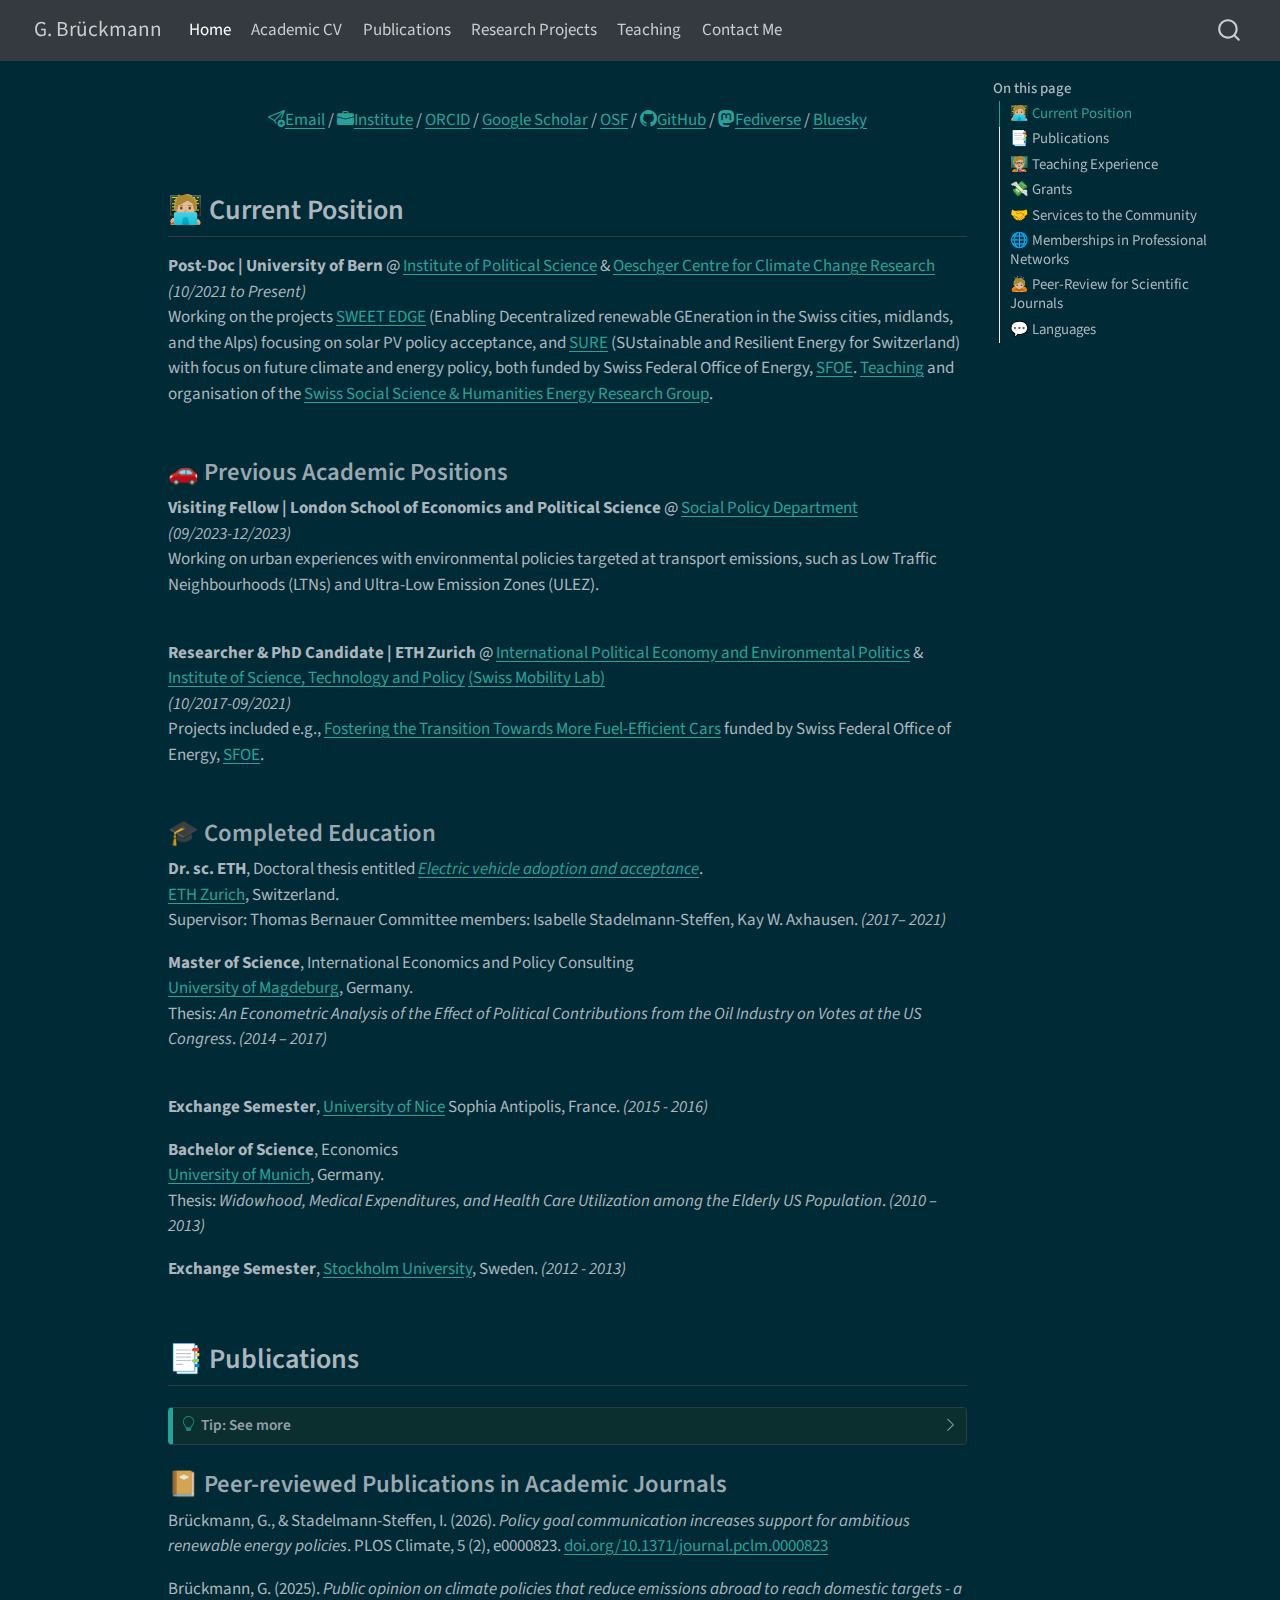
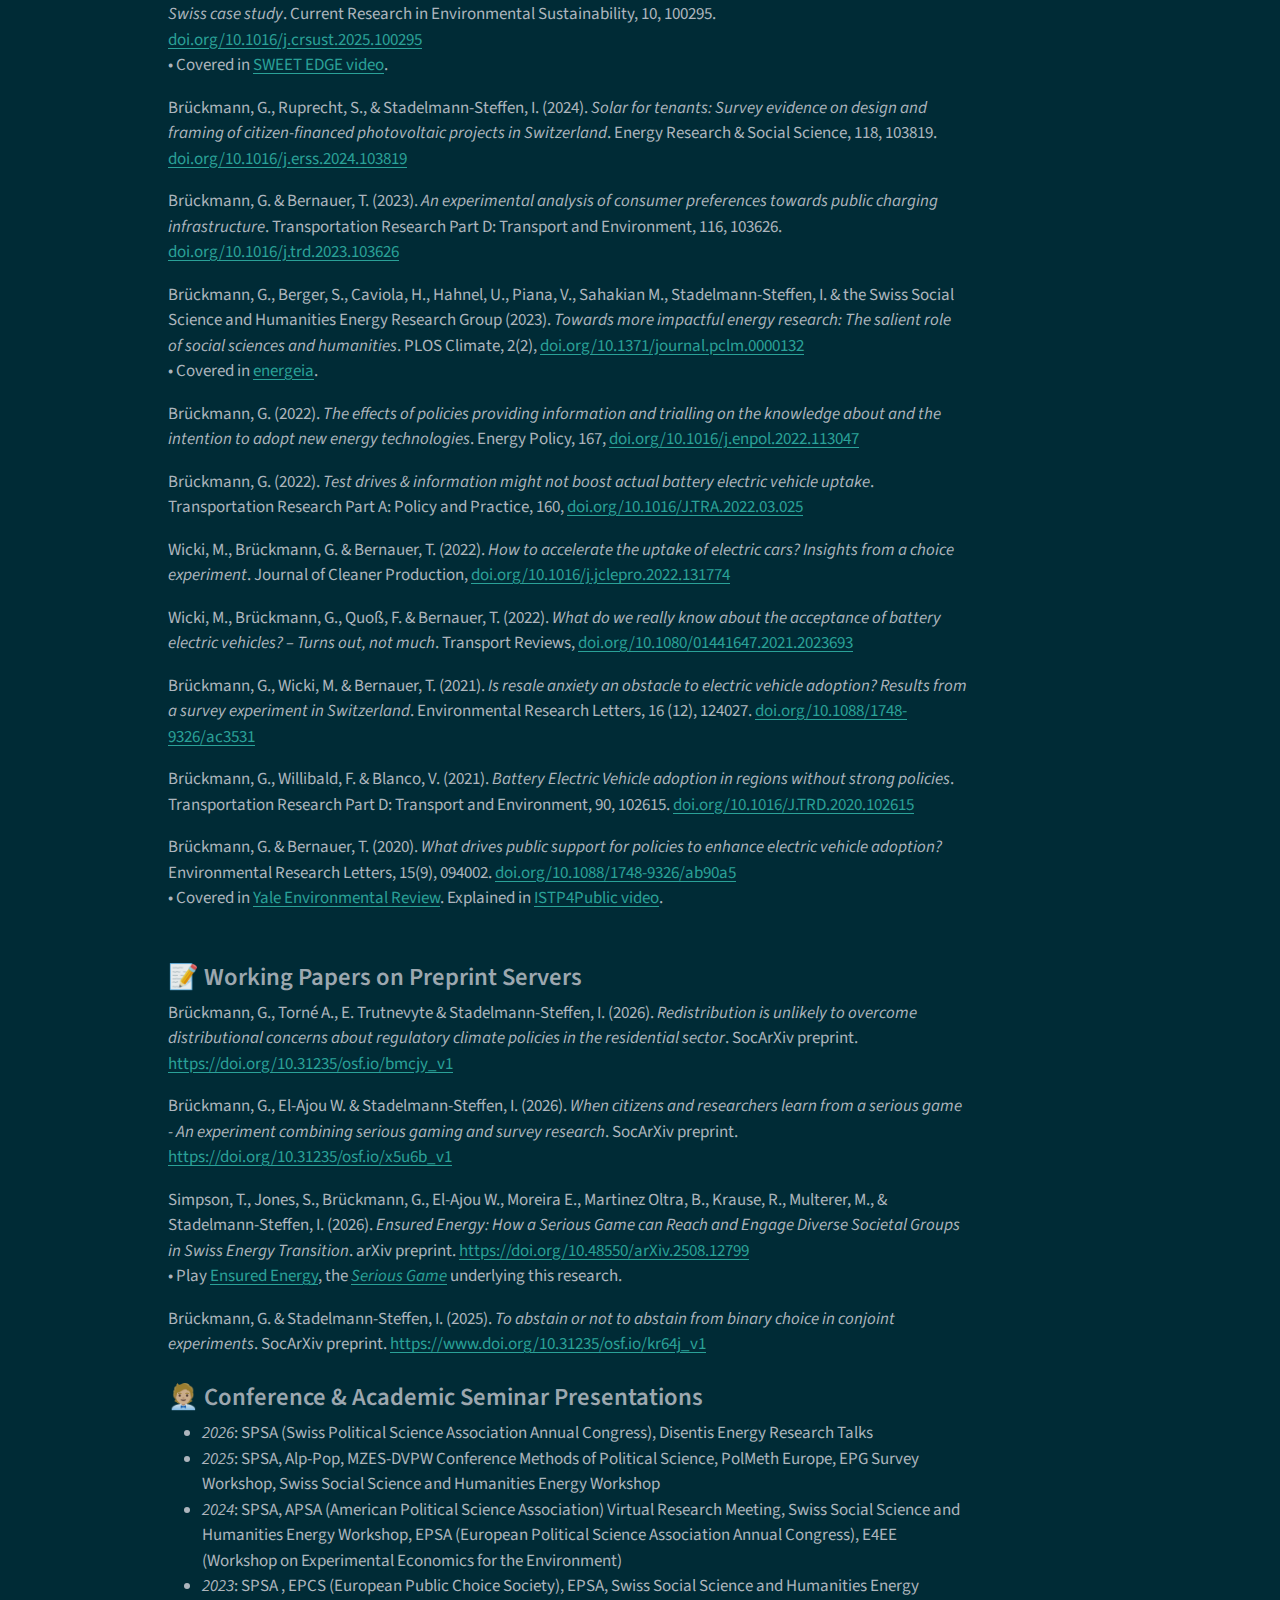
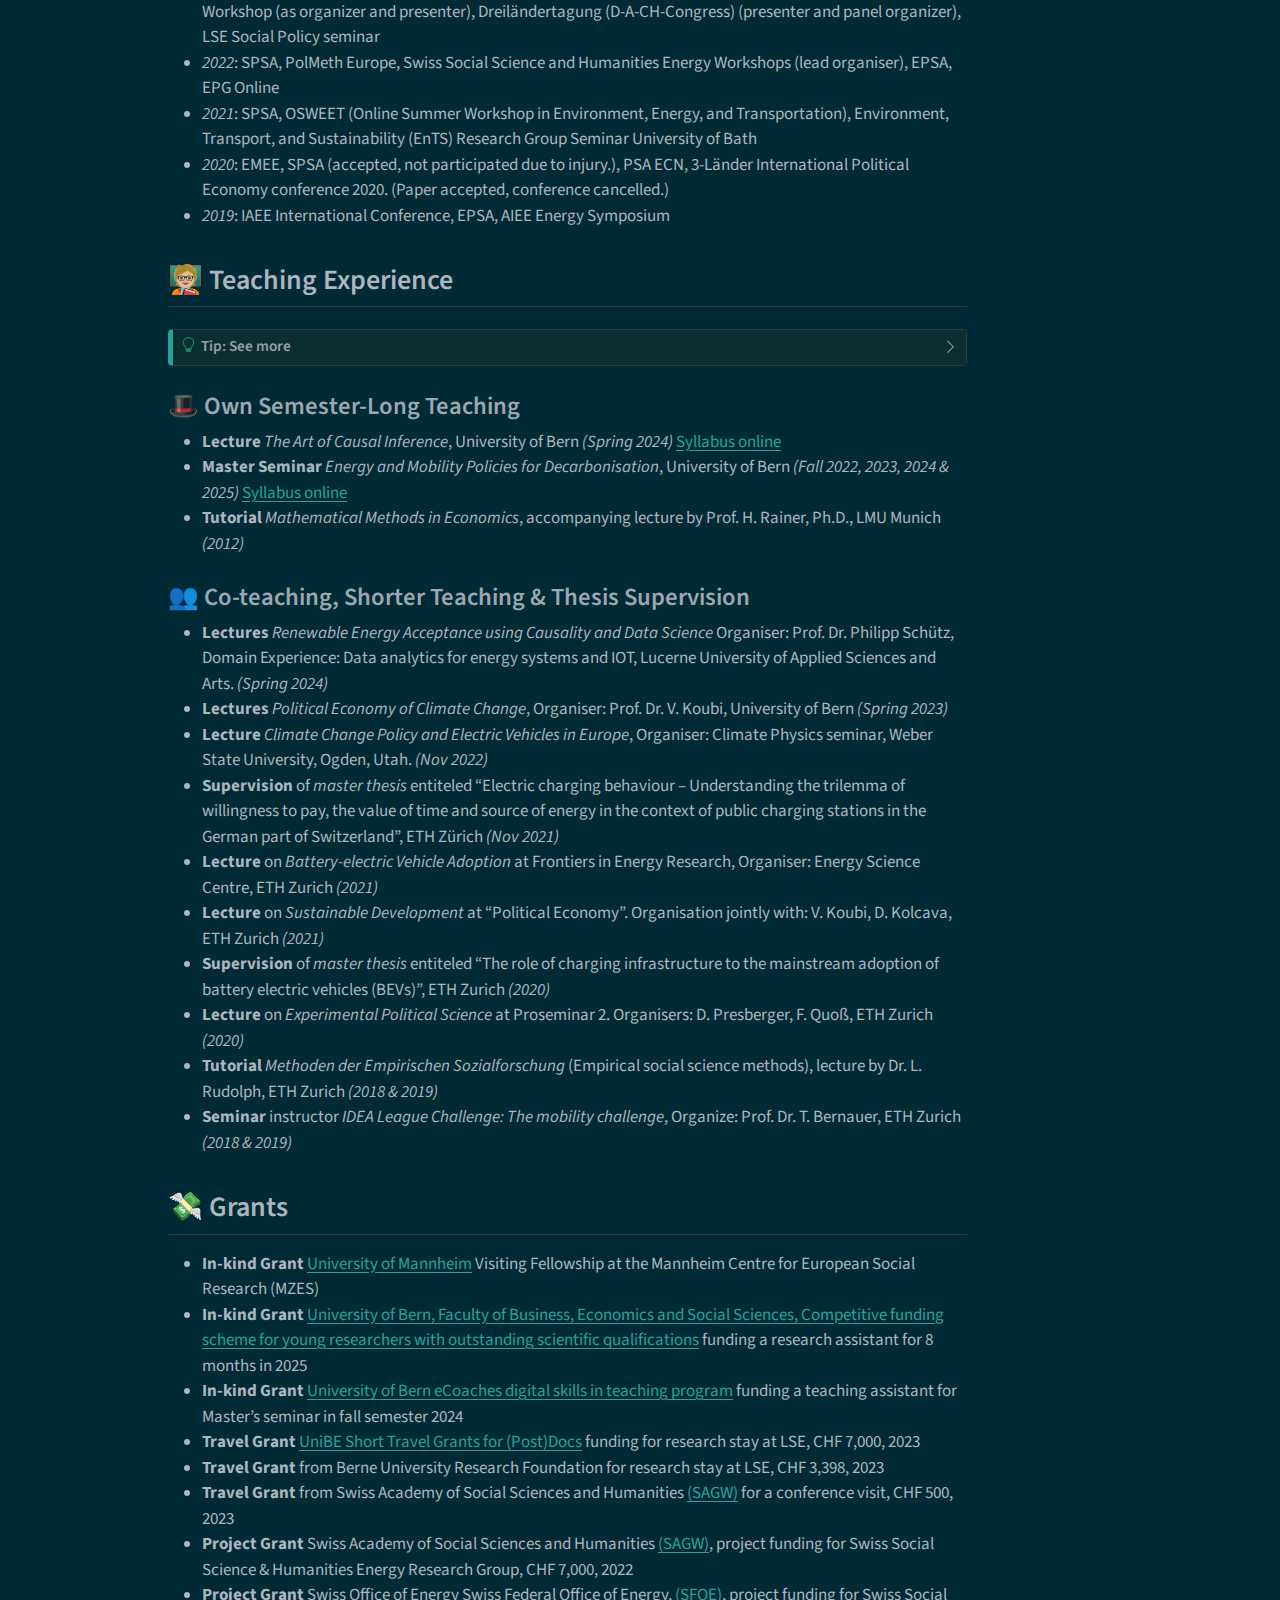
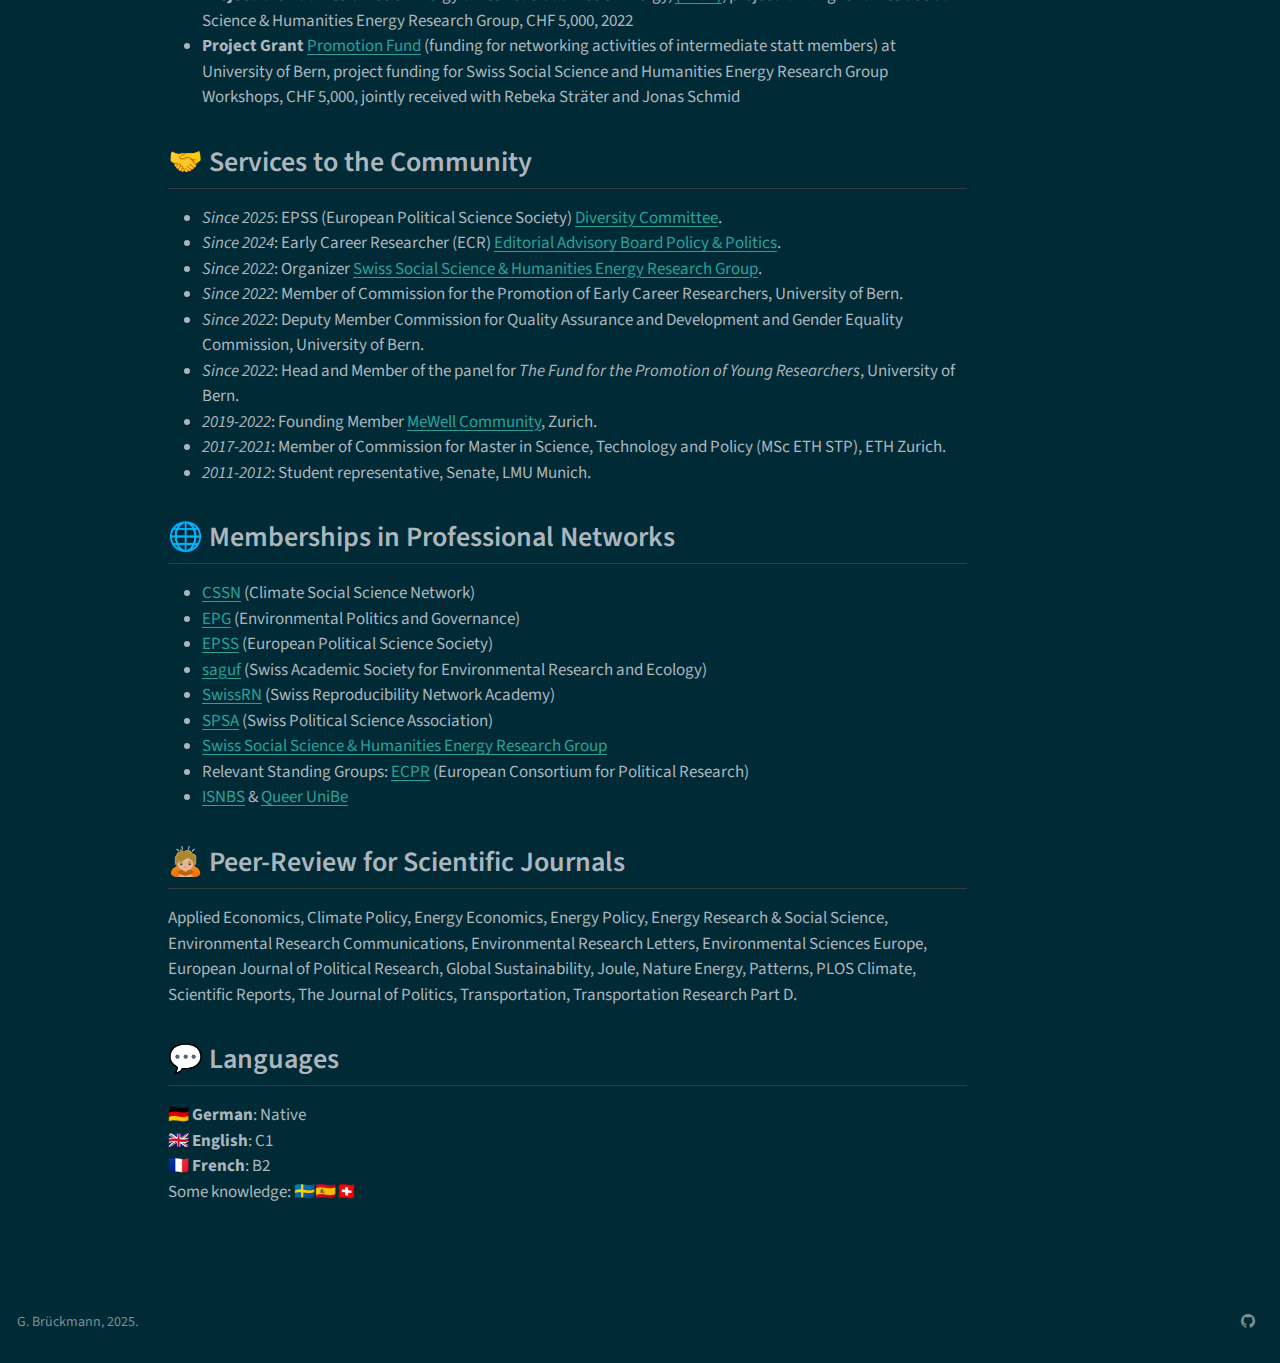
<file: docs/index.html>
<!DOCTYPE html>
<html xmlns="http://www.w3.org/1999/xhtml" lang="en" xml:lang="en"><head>

<meta charset="utf-8">
<meta name="generator" content="quarto-1.8.25">

<meta name="viewport" content="width=device-width, initial-scale=1.0, user-scalable=yes">


<title>G. Brückmann</title>
<style>
code{white-space: pre-wrap;}
span.smallcaps{font-variant: small-caps;}
div.columns{display: flex; gap: min(4vw, 1.5em);}
div.column{flex: auto; overflow-x: auto;}
div.hanging-indent{margin-left: 1.5em; text-indent: -1.5em;}
ul.task-list{list-style: none;}
ul.task-list li input[type="checkbox"] {
  width: 0.8em;
  margin: 0 0.8em 0.2em -1em; /* quarto-specific, see https://github.com/quarto-dev/quarto-cli/issues/4556 */ 
  vertical-align: middle;
}
</style>


<script src="site_libs/quarto-nav/quarto-nav.js"></script>
<script src="site_libs/quarto-nav/headroom.min.js"></script>
<script src="site_libs/clipboard/clipboard.min.js"></script>
<script src="site_libs/quarto-search/autocomplete.umd.js"></script>
<script src="site_libs/quarto-search/fuse.min.js"></script>
<script src="site_libs/quarto-search/quarto-search.js"></script>
<meta name="quarto:offset" content="./">
<link href="./test2.svg" rel="icon" type="image/svg+xml">
<script src="site_libs/quarto-html/quarto.js" type="module"></script>
<script src="site_libs/quarto-html/tabsets/tabsets.js" type="module"></script>
<script src="site_libs/quarto-html/axe/axe-check.js" type="module"></script>
<script src="site_libs/quarto-html/popper.min.js"></script>
<script src="site_libs/quarto-html/tippy.umd.min.js"></script>
<script src="site_libs/quarto-html/anchor.min.js"></script>
<link href="site_libs/quarto-html/tippy.css" rel="stylesheet">
<link href="site_libs/quarto-html/quarto-syntax-highlighting-dark-707d8167ce6003fca903bfe2be84ab7f.css" rel="stylesheet" id="quarto-text-highlighting-styles">
<script src="site_libs/bootstrap/bootstrap.min.js"></script>
<link href="site_libs/bootstrap/bootstrap-icons.css" rel="stylesheet">
<link href="site_libs/bootstrap/bootstrap-445ff30f473745a4b54dfab4fb13ee75.min.css" rel="stylesheet" append-hash="true" id="quarto-bootstrap" data-mode="dark">
<script id="quarto-search-options" type="application/json">{
  "location": "navbar",
  "copy-button": false,
  "collapse-after": 3,
  "panel-placement": "end",
  "type": "overlay",
  "limit": 50,
  "keyboard-shortcut": [
    "f",
    "/",
    "s"
  ],
  "show-item-context": false,
  "language": {
    "search-no-results-text": "No results",
    "search-matching-documents-text": "matching documents",
    "search-copy-link-title": "Copy link to search",
    "search-hide-matches-text": "Hide additional matches",
    "search-more-match-text": "more match in this document",
    "search-more-matches-text": "more matches in this document",
    "search-clear-button-title": "Clear",
    "search-text-placeholder": "",
    "search-detached-cancel-button-title": "Cancel",
    "search-submit-button-title": "Submit",
    "search-label": "Search"
  }
}</script>


<link rel="stylesheet" href="styles.css">
</head>

<body class="nav-fixed quarto-light">

<div id="quarto-search-results"></div>
  <header id="quarto-header" class="headroom fixed-top">
    <nav class="navbar navbar-expand-lg " data-bs-theme="dark">
      <div class="navbar-container container-fluid">
      <div class="navbar-brand-container mx-auto">
    <a href="./index.html" class="navbar-brand navbar-brand-logo">
    </a>
    <a class="navbar-brand" href="./index.html">
    <span class="navbar-title">G. Brückmann</span>
    </a>
  </div>
            <div id="quarto-search" class="" title="Search"></div>
          <button class="navbar-toggler" type="button" data-bs-toggle="collapse" data-bs-target="#navbarCollapse" aria-controls="navbarCollapse" role="menu" aria-expanded="false" aria-label="Toggle navigation" onclick="if (window.quartoToggleHeadroom) { window.quartoToggleHeadroom(); }">
  <span class="navbar-toggler-icon"></span>
</button>
          <div class="collapse navbar-collapse" id="navbarCollapse">
            <ul class="navbar-nav navbar-nav-scroll me-auto">
  <li class="nav-item">
    <a class="nav-link active" href="./index.html" aria-current="page"> 
<span class="menu-text">Home</span></a>
  </li>  
  <li class="nav-item">
    <a class="nav-link" href="./cv.html"> 
<span class="menu-text">Academic CV</span></a>
  </li>  
  <li class="nav-item">
    <a class="nav-link" href="./publications.html"> 
<span class="menu-text">Publications</span></a>
  </li>  
  <li class="nav-item">
    <a class="nav-link" href="./projects.html"> 
<span class="menu-text">Research Projects</span></a>
  </li>  
  <li class="nav-item">
    <a class="nav-link" href="./teaching.html"> 
<span class="menu-text">Teaching</span></a>
  </li>  
  <li class="nav-item">
    <a class="nav-link" href="./contact.html"> 
<span class="menu-text">Contact Me</span></a>
  </li>  
</ul>
          </div> <!-- /navcollapse -->
            <div class="quarto-navbar-tools">
</div>
      </div> <!-- /container-fluid -->
    </nav>
</header>
<!-- content -->
<div id="quarto-content" class="quarto-container page-columns page-rows-contents page-layout-article page-navbar">
<!-- sidebar -->
<!-- margin-sidebar -->
    <div id="quarto-margin-sidebar" class="sidebar margin-sidebar">
        <nav id="TOC" role="doc-toc" class="toc-active">
    <h2 id="toc-title">On this page</h2>
   
  <ul class="collapse">
  <li><a href="#current-position" id="toc-current-position" class="nav-link active" data-scroll-target="#current-position">🧑🏼‍💻 Current Position</a></li>
  <li><a href="#publications" id="toc-publications" class="nav-link" data-scroll-target="#publications">📑 Publications</a></li>
  <li><a href="#teaching-experience" id="toc-teaching-experience" class="nav-link" data-scroll-target="#teaching-experience">🧑🏼‍🏫 Teaching Experience</a></li>
  <li><a href="#grants" id="toc-grants" class="nav-link" data-scroll-target="#grants">💸 Grants</a></li>
  <li><a href="#services-to-the-community" id="toc-services-to-the-community" class="nav-link" data-scroll-target="#services-to-the-community">🤝 Services to the Community</a></li>
  <li><a href="#memberships-in-professional-networks" id="toc-memberships-in-professional-networks" class="nav-link" data-scroll-target="#memberships-in-professional-networks">🌐 Memberships in Professional Networks</a></li>
  <li><a href="#peer-review-for-scientific-journals" id="toc-peer-review-for-scientific-journals" class="nav-link" data-scroll-target="#peer-review-for-scientific-journals">🙇🏼 Peer-Review for Scientific Journals</a></li>
  <li><a href="#languages" id="toc-languages" class="nav-link" data-scroll-target="#languages">💬 Languages</a></li>
  </ul>
</nav>
    </div>
<!-- main -->
<main class="content" id="quarto-document-content"><header id="title-block-header" class="quarto-title-block"></header>




 <p class="text-center">
<a href="mailto:gracia.brueckmann@unibe.ch"><i class="bi bi-send-plus"></i>Email</a> / 
<a href="https://www.ipw.unibe.ch/about_us/people/dr_brueckmann_gracia/index_eng.html"><i class="bi bi-briefcase-fill"></i>Institute</a> / 
<a href="https://orcid.org/0000-0001-5674-2343"><i class="ai ai-orcid"></i>ORCID</a> / 
<a href="https://scholar.google.ch/citations?user=CrgXLfIAAAAJ&amp;hl=en/"><i class="ai ai-google-scholar"></i>Google Scholar</a> / 
<a href="https://osf.io/rbnhe/"><i class="ai ai-osf"></i>OSF</a> / 
<a href="https://github.com/brueckmann/"><i class="bi bi-github"></i>GitHub</a> / 
<a href="https://fediscience.org/@brueckmann/"><i class="bi bi-mastodon"></i>Fediverse</a> / 
<a href="https://bsky.app/profile/brueckmann.bsky.social/"><i class="bi bi-bluesky"></i>Bluesky</a> <br><br>
</p>
<section id="current-position" class="level2">
<h2 class="anchored" data-anchor-id="current-position">🧑🏼‍💻 Current Position</h2>
<p><strong>Post-Doc | University of Bern</strong> @ <a href="https://www.ipw.unibe.ch/">Institute of Political Science</a> &amp; <a href="https://www.oeschger.unibe.ch/">Oeschger Centre for Climate Change Research</a> <br> <em>(10/2021 to Present)</em> <br> Working on the projects <a href="https://www.sweet-edge.ch/en/home/">SWEET EDGE</a> (Enabling Decentralized renewable GEneration in the Swiss cities, midlands, and the Alps) focusing on solar PV policy acceptance, and <a href="https://sweet-sure.ch/">SURE</a> (SUstainable and Resilient Energy for Switzerland) with focus on future climate and energy policy, both funded by Swiss Federal Office of Energy, <a href="https://www.bfe.admin.ch/bfe/en/home/research-and-cleantech/funding-program-sweet.html/">SFOE</a>. <a href="#own-semester-long-teaching">Teaching</a> and organisation of the <a href="https://t1p.de/SSHEnergy">Swiss Social Science &amp; Humanities Energy Research Group</a>. <br><br></p>
<section id="previous-academic-positions" class="level3">
<h3 class="anchored" data-anchor-id="previous-academic-positions">🚗 Previous Academic Positions</h3>
<p><strong>Visiting Fellow | London School of Economics and Political Science</strong> @ <a href="https://www.lse.ac.uk/social-policy/">Social Policy Department</a> <br> <em>(09/2023-12/2023)</em> <br> Working on urban experiences with environmental policies targeted at transport emissions, such as Low Traffic Neighbourhoods (LTNs) and Ultra-Low Emission Zones (ULEZ).<br><br></p>
<p><strong>Researcher &amp; PhD Candidate | ETH Zurich</strong> @ <a href="https://ib.ethz.ch/">International Political Economy and Environmental Politics</a> &amp; <a href="https://istp.ethz.ch/">Institute of Science, Technology and Policy</a> <a href="https://istp.ethz.ch/research/mobility.html">(Swiss Mobility Lab)</a> <br> <em>(10/2017-09/2021)</em> <br> Projects included e.g., <a href="https://www.aramis.admin.ch/Texte/?ProjectID=41021&amp;Sprache=en-US">Fostering the Transition Towards More Fuel-Efficient Cars</a> funded by Swiss Federal Office of Energy, <a href="https://www.bfe.admin.ch/bfe/en/home/research-and-cleantech/research-programmes/energy-economy-society-ees.html/">SFOE</a>. <br><br></p>
</section>
<section id="completed-education" class="level3">
<h3 class="anchored" data-anchor-id="completed-education">🎓 Completed Education</h3>
<p><strong>Dr.&nbsp;sc. ETH</strong>, Doctoral thesis entitled <a href="https://www.research-collection.ethz.ch/handle/20.500.11850/512355"><em>Electric vehicle adoption and acceptance</em></a>. <br> <a href="https://ethz.ch/en.html">ETH Zurich</a>, Switzerland. <br> Supervisor: Thomas Bernauer Committee members: Isabelle Stadelmann-Steffen, Kay W. Axhausen. <em>(2017– 2021)</em> <br></p>
<p><strong>Master of Science</strong>, International Economics and Policy Consulting <br><a href="https://www.ovgu.de/en/">University of Magdeburg</a>, Germany. <br> Thesis: <em>An Econometric Analysis of the Effect of Political Contributions from the Oil Industry on Votes at the US Congress</em>. <em>(2014 – 2017)</em><br>
<br></p>
<p><strong>Exchange Semester</strong>, <a href="https://univ-cotedazur.eu/">University of Nice</a> Sophia Antipolis, France. <em>(2015 - 2016)</em> <br></p>
<p><strong>Bachelor of Science</strong>, Economics <br><a href="https://www.lmu.de/en/index.html">University of Munich</a>, Germany. <br> Thesis: <em>Widowhood, Medical Expenditures, and Health Care Utilization among the Elderly US Population</em>. <em>(2010 – 2013)</em> <br></p>
<p><strong>Exchange Semester</strong>, <a href="https://www.su.se/english/">Stockholm University</a>, Sweden. <em>(2012 - 2013)</em> <br><br></p>
</section>
</section>
<section id="publications" class="level2">
<h2 class="anchored" data-anchor-id="publications">📑 Publications</h2>
<div class="callout callout-style-default callout-tip callout-titled">
<div class="callout-header d-flex align-content-center collapsed" data-bs-toggle="collapse" data-bs-target=".callout-1-contents" aria-controls="callout-1" aria-expanded="false" aria-label="Toggle callout">
<div class="callout-icon-container">
<i class="callout-icon"></i>
</div>
<div class="callout-title-container flex-fill">
<span class="screen-reader-only">Tip</span>Tip: See more
</div>
<div class="callout-btn-toggle d-inline-block border-0 py-1 ps-1 pe-0 float-end"><i class="callout-toggle"></i></div>
</div>
<div id="callout-1" class="callout-1-contents callout-collapse collapse">
<div class="callout-body-container callout-body">
<p>See also the dedicated page: <a href="https://brueckmann.github.io/publications.html">https://brueckmann.github.io/publications.html</a></p>
</div>
</div>
</div>
<section id="peer-reviewed-publications-in-academic-journals" class="level3">
<h3 class="anchored" data-anchor-id="peer-reviewed-publications-in-academic-journals">📔 Peer-reviewed Publications in Academic Journals</h3>
<p>Brückmann, G., &amp; Stadelmann-Steffen, I. (2026). <em>Policy goal communication increases support for ambitious renewable energy policies</em>. PLOS Climate, 5 (2), e0000823. <a href="https://doi.org/10.1371/journal.pclm.0000823">doi.org/10.1371/journal.pclm.0000823</a> <br></p>
<p>Brückmann, G. (2025). <em>Public opinion on climate policies that reduce emissions abroad to reach domestic targets - a Swiss case study</em>. Current Research in Environmental Sustainability, 10, 100295. <a href="https://doi.org/10.1016/j.crsust.2025.100295">doi.org/10.1016/j.crsust.2025.100295</a><br> • Covered in <a href="https://youtu.be/_LJ9XbShaVk?feature=shared">SWEET EDGE video</a>.<br></p>
<p>Brückmann, G., Ruprecht, S., &amp; Stadelmann-Steffen, I. (2024). <em>Solar for tenants: Survey evidence on design and framing of citizen-financed photovoltaic projects in Switzerland</em>. Energy Research &amp; Social Science, 118, 103819. <a href="https://doi.org/10.1016/j.erss.2024.103819">doi.org/10.1016/j.erss.2024.103819</a> <br></p>
<p>Brückmann, G. &amp; Bernauer, T. (2023). <em>An experimental analysis of consumer preferences towards public charging infrastructure</em>. Transportation Research Part D: Transport and Environment, 116, 103626. <a href="https://doi.org/10.1016/j.trd.2023.103626">doi.org/10.1016/j.trd.2023.103626</a> <br></p>
<p>Brückmann, G., Berger, S., Caviola, H., Hahnel, U., Piana, V., Sahakian M., Stadelmann-Steffen, I. &amp; the Swiss Social Science and Humanities Energy Research Group (2023). <em>Towards more impactful energy research: The salient role of social sciences and humanities</em>. PLOS Climate, 2(2), <a href="https://doi.org/10.1371/journal.pclm.0000132">doi.org/10.1371/journal.pclm.0000132</a> <br> • Covered in <a href="https://energeiaplus.com/2023/02/22/krisen-sprache-gerechtigkeit-was-hat-das-mit-energieforschung-zu-tun/">energeia</a>.<br></p>
<p>Brückmann, G. (2022). <em>The effects of policies providing information and trialling on the knowledge about and the intention to adopt new energy technologies</em>. Energy Policy, 167, <a href="https://doi.org/10.1016/j.enpol.2022.113047">doi.org/10.1016/j.enpol.2022.113047</a> <br></p>
<p>Brückmann, G. (2022). <em>Test drives &amp; information might not boost actual battery electric vehicle uptake</em>. Transportation Research Part A: Policy and Practice, 160, <a href="https://doi.org/10.1016/J.TRA.2022.03.025">doi.org/10.1016/J.TRA.2022.03.025</a> <br></p>
<p>Wicki, M., Brückmann, G. &amp; Bernauer, T. (2022). <em>How to accelerate the uptake of electric cars? Insights from a choice experiment</em>. Journal of Cleaner Production, <a href="https://doi.org/10.1016/j.jclepro.2022.131774">doi.org/10.1016/j.jclepro.2022.131774</a> <br></p>
<p>Wicki, M., Brückmann, G., Quoß, F. &amp; Bernauer, T. (2022). <em>What do we really know about the acceptance of battery electric vehicles? – Turns out, not much</em>. Transport Reviews, <a href="https://doi.org/10.1080/01441647.2021.2023693">doi.org/10.1080/01441647.2021.2023693</a> <br></p>
<p>Brückmann, G., Wicki, M. &amp; Bernauer, T. (2021). <em>Is resale anxiety an obstacle to electric vehicle adoption? Results from a survey experiment in Switzerland</em>. Environmental Research Letters, 16 (12), 124027. <a href="https://doi.org/10.1088/1748-9326/ac3531">doi.org/10.1088/1748-9326/ac3531</a> <br></p>
<p>Brückmann, G., Willibald, F. &amp; Blanco, V. (2021). <em>Battery Electric Vehicle adoption in regions without strong policies</em>. Transportation Research Part D: Transport and Environment, 90, 102615. <a href="https://doi.org/10.1016/J.TRD.2020.102615">doi.org/10.1016/J.TRD.2020.102615</a> <br></p>
<p>Brückmann, G. &amp; Bernauer, T. (2020). <em>What drives public support for policies to enhance electric vehicle adoption?</em> Environmental Research Letters, 15(9), 094002. <a href="https://doi.org/10.1088/1748-9326/ab90a5">doi.org/10.1088/1748-9326/ab90a5</a> <br> • Covered in <a href="https://environment-review.yale.edu/pulling-public-embrace-adoption-electric-vehicles">Yale Environmental Review</a>. Explained in <a href="https://twitter.com/istp_eth/status/1271004682979336193?s=20">ISTP4Public video</a>. <br><br></p>
</section>
<section id="working-papers-on-preprint-servers" class="level3">
<h3 class="anchored" data-anchor-id="working-papers-on-preprint-servers">📝 Working Papers on Preprint Servers</h3>
<p>Brückmann, G., Torné A., E. Trutnevyte &amp; Stadelmann-Steffen, I. (2026). <em>Redistribution is unlikely to overcome distributional concerns about regulatory climate policies in the residential sector</em>. SocArXiv preprint. <a href="https://doi.org/10.31235/osf.io/bmcjy_v1">https://doi.org/10.31235/osf.io/bmcjy_v1</a> <br></p>
<p>Brückmann, G., El-Ajou W. &amp; Stadelmann-Steffen, I. (2026). <em>When citizens and researchers learn from a serious game - An experiment combining serious gaming and survey research</em>. SocArXiv preprint. <a href="https://doi.org/10.31235/osf.io/x5u6b_v1">https://doi.org/10.31235/osf.io/x5u6b_v1</a> <br></p>
<p>Simpson, T., Jones, S., Brückmann, G., El-Ajou W., Moreira E., Martinez Oltra, B., Krause, R., Multerer, M., &amp; Stadelmann-Steffen, I. (2026). <em>Ensured Energy: How a Serious Game can Reach and Engage Diverse Societal Groups in Swiss Energy Transition</em>. arXiv preprint. <a href="https://doi.org/10.48550/arXiv.2508.12799" class="uri">https://doi.org/10.48550/arXiv.2508.12799</a> <br> • Play <a href="www.sweet-sure.ch/game">Ensured Energy</a>, the <a href="https://github.com/brueckmann/CEGames"><em>Serious Game</em></a> underlying this research. <br></p>
<p>Brückmann, G. &amp; Stadelmann-Steffen, I. (2025). <em>To abstain or not to abstain from binary choice in conjoint experiments</em>. SocArXiv preprint. <a href="https://www.doi.org/10.31235/osf.io/kr64j_v1" class="uri">https://www.doi.org/10.31235/osf.io/kr64j_v1</a> <br></p>
</section>
<section id="conference-academic-seminar-presentations" class="level3">
<h3 class="anchored" data-anchor-id="conference-academic-seminar-presentations">🧑🏼‍💼 Conference &amp; Academic Seminar Presentations</h3>
<ul>
<li><em>2026</em>: SPSA (Swiss Political Science Association Annual Congress), Disentis Energy Research Talks <br></li>
<li><em>2025</em>: SPSA, Alp-Pop, MZES-DVPW Conference Methods of Political Science, PolMeth Europe, EPG Survey Workshop, Swiss Social Science and Humanities Energy Workshop <br></li>
<li><em>2024</em>: SPSA, APSA (American Political Science Association) Virtual Research Meeting, Swiss Social Science and Humanities Energy Workshop, EPSA (European Political Science Association Annual Congress), E4EE (Workshop on Experimental Economics for the Environment) <br></li>
<li><em>2023</em>: SPSA , EPCS (European Public Choice Society), EPSA, Swiss Social Science and Humanities Energy Workshop (as organizer and presenter), Dreiländertagung (D-A-CH-Congress) (presenter and panel organizer), LSE Social Policy seminar <br></li>
<li><em>2022</em>: SPSA, PolMeth Europe, Swiss Social Science and Humanities Energy Workshops (lead organiser), EPSA, EPG Online <br></li>
<li><em>2021</em>: SPSA, OSWEET (Online Summer Workshop in Environment, Energy, and Transportation), Environment, Transport, and Sustainability (EnTS) Research Group Seminar University of Bath <br></li>
<li><em>2020</em>: EMEE, SPSA (accepted, not participated due to injury.), PSA ECN, 3-Länder International Political Economy conference 2020. (Paper accepted, conference cancelled.)</li>
<li><em>2019</em>: IAEE International Conference, EPSA, AIEE Energy Symposium <br></li>
</ul>
</section>
</section>
<section id="teaching-experience" class="level2">
<h2 class="anchored" data-anchor-id="teaching-experience">🧑🏼‍🏫 Teaching Experience</h2>
<div class="callout callout-style-default callout-tip callout-titled">
<div class="callout-header d-flex align-content-center collapsed" data-bs-toggle="collapse" data-bs-target=".callout-2-contents" aria-controls="callout-2" aria-expanded="false" aria-label="Toggle callout">
<div class="callout-icon-container">
<i class="callout-icon"></i>
</div>
<div class="callout-title-container flex-fill">
<span class="screen-reader-only">Tip</span>Tip: See more
</div>
<div class="callout-btn-toggle d-inline-block border-0 py-1 ps-1 pe-0 float-end"><i class="callout-toggle"></i></div>
</div>
<div id="callout-2" class="callout-2-contents callout-collapse collapse">
<div class="callout-body-container callout-body">
<p>See also the dedicated page: <a href="https://brueckmann.github.io/teaching.html">https://brueckmann.github.io/teaching.html</a></p>
</div>
</div>
</div>
<section id="own-semester-long-teaching" class="level3">
<h3 class="anchored" data-anchor-id="own-semester-long-teaching">🎩 Own Semester-Long Teaching</h3>
<ul>
<li><strong>Lecture</strong> <em>The Art of Causal Inference</em>, University of Bern <em>(Spring 2024)</em> <a href="https://brueckmann.github.io/KKI_Syllabus/PDF_Syllabus_KKI_GBrueckmann.pdf">Syllabus online</a> <br></li>
<li><strong>Master Seminar</strong> <em>Energy and Mobility Policies for Decarbonisation</em>, University of Bern <em>(Fall 2022, 2023, 2024 &amp; 2025)</em> <a href="https://github.com/brueckmann/Syllabus_PolDec_HS2025/blob/main/PDF_Syllabus_PolDec_GBrueckmann.pdf">Syllabus online</a> <br></li>
<li><strong>Tutorial</strong> <em>Mathematical Methods in Economics</em>, accompanying lecture by Prof.&nbsp;H. Rainer, Ph.D., LMU Munich <em>(2012)</em> <br></li>
</ul>
</section>
<section id="co-teaching-shorter-teaching-thesis-supervision" class="level3">
<h3 class="anchored" data-anchor-id="co-teaching-shorter-teaching-thesis-supervision">👥 Co-teaching, Shorter Teaching &amp; Thesis Supervision</h3>
<ul>
<li><strong>Lectures</strong> <em>Renewable Energy Acceptance using Causality and Data Science</em> Organiser: Prof.&nbsp;Dr.&nbsp;Philipp Schütz, Domain Experience: Data analytics for energy systems and IOT, Lucerne University of Applied Sciences and Arts. <em>(Spring 2024)</em><br></li>
<li><strong>Lectures</strong> <em>Political Economy of Climate Change</em>, Organiser: Prof.&nbsp;Dr.&nbsp;V. Koubi, University of Bern <em>(Spring 2023)</em><br></li>
<li><strong>Lecture</strong> <em>Climate Change Policy and Electric Vehicles in Europe</em>, Organiser: Climate Physics seminar, Weber State University, Ogden, Utah. <em>(Nov 2022)</em><br></li>
<li><strong>Supervision</strong> of <em>master thesis</em> entiteled “Electric charging behaviour – Understanding the trilemma of willingness to pay, the value of time and source of energy in the context of public charging stations in the German part of Switzerland”, ETH Zürich <em>(Nov 2021)</em><br></li>
<li><strong>Lecture</strong> on <em>Battery-electric Vehicle Adoption</em> at Frontiers in Energy Research, Organiser: Energy Science Centre, ETH Zurich <em>(2021)</em><br></li>
<li><strong>Lecture</strong> on <em>Sustainable Development</em> at “Political Economy”. Organisation jointly with: V. Koubi, D. Kolcava, ETH Zurich <em>(2021)</em><br></li>
<li><strong>Supervision</strong> of <em>master thesis</em> entiteled “The role of charging infrastructure to the mainstream adoption of battery electric vehicles (BEVs)”, ETH Zurich <em>(2020)</em><br></li>
<li><strong>Lecture</strong> on <em>Experimental Political Science</em> at Proseminar 2. Organisers: D. Presberger, F. Quoß, ETH Zurich <em>(2020)</em><br></li>
<li><strong>Tutorial</strong> <em>Methoden der Empirischen Sozialforschung</em> (Empirical social science methods), lecture by Dr.&nbsp;L. Rudolph, ETH Zurich <em>(2018 &amp; 2019)</em><br></li>
<li><strong>Seminar</strong> instructor <em>IDEA League Challenge: The mobility challenge</em>, Organize: Prof.&nbsp;Dr.&nbsp;T. Bernauer, ETH Zurich <em>(2018 &amp; 2019)</em><br></li>
</ul>
</section>
</section>
<section id="grants" class="level2">
<h2 class="anchored" data-anchor-id="grants">💸 Grants</h2>
<ul>
<li><strong>In-kind Grant</strong> <a href="https://www.mzes.uni-mannheim.de/en/">University of Mannheim</a> Visiting Fellowship at the Mannheim Centre for European Social Research (MZES)<br></li>
<li><strong>In-kind Grant</strong> <a href="https://www.wiso.unibe.ch/ueber_uns/gleichstellung_und_nachwuchsfoerderung/foerdermassnahmen/kompetitives_foerdergefaess_fuer_nachwuchsforschende_mit_herausragender_wissenschaftlicher_qualifizierung/index_ger.html">University of Bern, Faculty of Business, Economics and Social Sciences, Competitive funding scheme for young researchers with outstanding scientific qualifications</a> funding a research assistant for 8 months in 2025<br></li>
<li><strong>In-kind Grant</strong> <a href="https://www.ecoach.unibe.ch">University of Bern eCoaches digital skills in teaching program</a> funding a teaching assistant for Master’s seminar in fall semester 2024<br></li>
<li><strong>Travel Grant</strong> <a href="https://www.unibe.ch/studies/programs/doctorate/doctoral_degree/funding_program_unibe_short_travel_grants_for_postdocs/index_eng.html">UniBE Short Travel Grants for (Post)Docs</a> funding for research stay at LSE, CHF 7,000, 2023<br></li>
<li><strong>Travel Grant</strong> from Berne University Research Foundation for research stay at LSE, CHF 3,398, 2023<br></li>
<li><strong>Travel Grant</strong> from Swiss Academy of Social Sciences and Humanities <a href="https://www.sagw.ch/sagw/">(SAGW)</a> for a conference visit, CHF 500, 2023 <br></li>
<li><strong>Project Grant</strong> Swiss Academy of Social Sciences and Humanities <a href="https://www.sagw.ch/sagw/">(SAGW)</a>, project funding for Swiss Social Science &amp; Humanities Energy Research Group, CHF 7,000, 2022<br></li>
<li><strong>Project Grant</strong> Swiss Office of Energy Swiss Federal Office of Energy, <a href="https://www.bfe.admin.ch/">(SFOE)</a>, project funding for Swiss Social Science &amp; Humanities Energy Research Group, CHF 5,000, 2022<br></li>
<li><strong>Project Grant</strong> <a href="https://www.unibe.ch/research/promotion_of_research/uni_internal_grants/promotion_fund/index_eng.html">Promotion Fund</a> (funding for networking activities of intermediate statt members) at University of Bern, project funding for Swiss Social Science and Humanities Energy Research Group Workshops, CHF 5,000, jointly received with Rebeka Sträter and Jonas Schmid<br></li>
</ul>
</section>
<section id="services-to-the-community" class="level2">
<h2 class="anchored" data-anchor-id="services-to-the-community">🤝 Services to the Community</h2>
<ul>
<li><em>Since 2025</em>: EPSS (European Political Science Society) <a href="https://epssnet.org/about/diversity-committee/">Diversity Committee</a>.</li>
<li><em>Since 2024</em>: Early Career Researcher (ECR) <a href="https://bristoluniversitypressdigital.com/view/journals/pp/pp-overview.xml?tab_body=editorial-board">Editorial Advisory Board Policy &amp; Politics</a>.</li>
<li><em>Since 2022</em>: Organizer <a href="https://www.ipw.unibe.ch/research/swiss_social_sciences__humanities_energy_research_group/index_eng.html/">Swiss Social Science &amp; Humanities Energy Research Group</a>. <br></li>
<li><em>Since 2022</em>: Member of Commission for the Promotion of Early Career Researchers, University of Bern.<br></li>
<li><em>Since 2022</em>: Deputy Member Commission for Quality Assurance and Development and Gender Equality Commission, University of Bern.<br></li>
<li><em>Since 2022</em>: Head and Member of the panel for <em>The Fund for the Promotion of Young Researchers</em>, University of Bern.<br></li>
<li><em>2019-2022</em>: Founding Member <a href="https://mewellcommunity.ch">MeWell Community</a>, Zurich. <br></li>
<li><em>2017-2021</em>: Member of Commission for Master in Science, Technology and Policy (MSc ETH STP), ETH Zurich.<br></li>
<li><em>2011-2012</em>: Student representative, Senate, LMU Munich. <br></li>
</ul>
</section>
<section id="memberships-in-professional-networks" class="level2">
<h2 class="anchored" data-anchor-id="memberships-in-professional-networks">🌐 Memberships in Professional Networks</h2>
<ul>
<li><a href="https://cssn.org/scholar/g-bruckmann/">CSSN</a> (Climate Social Science Network)</li>
<li><a href="https://epgnetwork.org/">EPG</a> (Environmental Politics and Governance)</li>
<li><a href="https://epssnet.org/">EPSS</a> (European Political Science Society)</li>
<li><a href="https://saguf.ch/en">saguf</a> (Swiss Academic Society for Environmental Research and Ecology)</li>
<li><a href="https://www.swissrn.org/contents/academy/#GraciaBr%C3%BCckmann">SwissRN</a> (Swiss Reproducibility Network Academy)</li>
<li><a href="https://www.svpw-assp.ch/">SPSA</a> (Swiss Political Science Association)</li>
<li><a href="https://t1p.de/SSHEnergy">Swiss Social Science &amp; Humanities Energy Research Group</a></li>
<li>Relevant Standing Groups: <a href="https://ecpr.eu">ECPR</a> (European Consortium for Political Research)</li>
<li><a href="https://isnbs.org/">ISNBS</a> &amp; <a href="https://www.unibe.ch/university/portrait/self_image/equal_opportunities/topics/respectful_and_inclusive_study_and_work_environment/lgbtiq/network_queer_unibe/index_eng.html">Queer UniBe</a></li>
</ul>
</section>
<section id="peer-review-for-scientific-journals" class="level2">
<h2 class="anchored" data-anchor-id="peer-review-for-scientific-journals">🙇🏼 Peer-Review for Scientific Journals</h2>
<p>Applied Economics, Climate Policy, Energy Economics, Energy Policy, Energy Research &amp; Social Science, Environmental Research Communications, Environmental Research Letters, Environmental Sciences Europe, European Journal of Political Research, Global Sustainability, Joule, Nature Energy, Patterns, PLOS Climate, Scientific Reports, The Journal of Politics, Transportation, Transportation Research Part D. <br></p>
</section>
<section id="languages" class="level2">
<h2 class="anchored" data-anchor-id="languages">💬 Languages</h2>
<p>🇩🇪 <strong>German</strong>: Native <br> 🇬🇧 <strong>English</strong>: C1 <br> 🇫🇷 <strong>French</strong>: B2 <br> Some knowledge: 🇸🇪🇪🇸🇨🇭</p>


</section>

<a onclick="window.scrollTo(0, 0); return false;" role="button" id="quarto-back-to-top"><i class="bi bi-arrow-up"></i> Back to top</a></main> <!-- /main -->
<script id="quarto-html-after-body" type="application/javascript">
  window.document.addEventListener("DOMContentLoaded", function (event) {
    const icon = "";
    const anchorJS = new window.AnchorJS();
    anchorJS.options = {
      placement: 'right',
      icon: icon
    };
    anchorJS.add('.anchored');
    const isCodeAnnotation = (el) => {
      for (const clz of el.classList) {
        if (clz.startsWith('code-annotation-')) {                     
          return true;
        }
      }
      return false;
    }
    const onCopySuccess = function(e) {
      // button target
      const button = e.trigger;
      // don't keep focus
      button.blur();
      // flash "checked"
      button.classList.add('code-copy-button-checked');
      var currentTitle = button.getAttribute("title");
      button.setAttribute("title", "Copied!");
      let tooltip;
      if (window.bootstrap) {
        button.setAttribute("data-bs-toggle", "tooltip");
        button.setAttribute("data-bs-placement", "left");
        button.setAttribute("data-bs-title", "Copied!");
        tooltip = new bootstrap.Tooltip(button, 
          { trigger: "manual", 
            customClass: "code-copy-button-tooltip",
            offset: [0, -8]});
        tooltip.show();    
      }
      setTimeout(function() {
        if (tooltip) {
          tooltip.hide();
          button.removeAttribute("data-bs-title");
          button.removeAttribute("data-bs-toggle");
          button.removeAttribute("data-bs-placement");
        }
        button.setAttribute("title", currentTitle);
        button.classList.remove('code-copy-button-checked');
      }, 1000);
      // clear code selection
      e.clearSelection();
    }
    const getTextToCopy = function(trigger) {
      const outerScaffold = trigger.parentElement.cloneNode(true);
      const codeEl = outerScaffold.querySelector('code');
      for (const childEl of codeEl.children) {
        if (isCodeAnnotation(childEl)) {
          childEl.remove();
        }
      }
      return codeEl.innerText;
    }
    const clipboard = new window.ClipboardJS('.code-copy-button:not([data-in-quarto-modal])', {
      text: getTextToCopy
    });
    clipboard.on('success', onCopySuccess);
    if (window.document.getElementById('quarto-embedded-source-code-modal')) {
      const clipboardModal = new window.ClipboardJS('.code-copy-button[data-in-quarto-modal]', {
        text: getTextToCopy,
        container: window.document.getElementById('quarto-embedded-source-code-modal')
      });
      clipboardModal.on('success', onCopySuccess);
    }
      var localhostRegex = new RegExp(/^(?:http|https):\/\/localhost\:?[0-9]*\//);
      var mailtoRegex = new RegExp(/^mailto:/);
        var filterRegex = new RegExp('/' + window.location.host + '/');
      var isInternal = (href) => {
          return filterRegex.test(href) || localhostRegex.test(href) || mailtoRegex.test(href);
      }
      // Inspect non-navigation links and adorn them if external
     var links = window.document.querySelectorAll('a[href]:not(.nav-link):not(.navbar-brand):not(.toc-action):not(.sidebar-link):not(.sidebar-item-toggle):not(.pagination-link):not(.no-external):not([aria-hidden]):not(.dropdown-item):not(.quarto-navigation-tool):not(.about-link)');
      for (var i=0; i<links.length; i++) {
        const link = links[i];
        if (!isInternal(link.href)) {
          // undo the damage that might have been done by quarto-nav.js in the case of
          // links that we want to consider external
          if (link.dataset.originalHref !== undefined) {
            link.href = link.dataset.originalHref;
          }
        }
      }
    function tippyHover(el, contentFn, onTriggerFn, onUntriggerFn) {
      const config = {
        allowHTML: true,
        maxWidth: 500,
        delay: 100,
        arrow: false,
        appendTo: function(el) {
            return el.parentElement;
        },
        interactive: true,
        interactiveBorder: 10,
        theme: 'quarto',
        placement: 'bottom-start',
      };
      if (contentFn) {
        config.content = contentFn;
      }
      if (onTriggerFn) {
        config.onTrigger = onTriggerFn;
      }
      if (onUntriggerFn) {
        config.onUntrigger = onUntriggerFn;
      }
      window.tippy(el, config); 
    }
    const noterefs = window.document.querySelectorAll('a[role="doc-noteref"]');
    for (var i=0; i<noterefs.length; i++) {
      const ref = noterefs[i];
      tippyHover(ref, function() {
        // use id or data attribute instead here
        let href = ref.getAttribute('data-footnote-href') || ref.getAttribute('href');
        try { href = new URL(href).hash; } catch {}
        const id = href.replace(/^#\/?/, "");
        const note = window.document.getElementById(id);
        if (note) {
          return note.innerHTML;
        } else {
          return "";
        }
      });
    }
    const xrefs = window.document.querySelectorAll('a.quarto-xref');
    const processXRef = (id, note) => {
      // Strip column container classes
      const stripColumnClz = (el) => {
        el.classList.remove("page-full", "page-columns");
        if (el.children) {
          for (const child of el.children) {
            stripColumnClz(child);
          }
        }
      }
      stripColumnClz(note)
      if (id === null || id.startsWith('sec-')) {
        // Special case sections, only their first couple elements
        const container = document.createElement("div");
        if (note.children && note.children.length > 2) {
          container.appendChild(note.children[0].cloneNode(true));
          for (let i = 1; i < note.children.length; i++) {
            const child = note.children[i];
            if (child.tagName === "P" && child.innerText === "") {
              continue;
            } else {
              container.appendChild(child.cloneNode(true));
              break;
            }
          }
          if (window.Quarto?.typesetMath) {
            window.Quarto.typesetMath(container);
          }
          return container.innerHTML
        } else {
          if (window.Quarto?.typesetMath) {
            window.Quarto.typesetMath(note);
          }
          return note.innerHTML;
        }
      } else {
        // Remove any anchor links if they are present
        const anchorLink = note.querySelector('a.anchorjs-link');
        if (anchorLink) {
          anchorLink.remove();
        }
        if (window.Quarto?.typesetMath) {
          window.Quarto.typesetMath(note);
        }
        if (note.classList.contains("callout")) {
          return note.outerHTML;
        } else {
          return note.innerHTML;
        }
      }
    }
    for (var i=0; i<xrefs.length; i++) {
      const xref = xrefs[i];
      tippyHover(xref, undefined, function(instance) {
        instance.disable();
        let url = xref.getAttribute('href');
        let hash = undefined; 
        if (url.startsWith('#')) {
          hash = url;
        } else {
          try { hash = new URL(url).hash; } catch {}
        }
        if (hash) {
          const id = hash.replace(/^#\/?/, "");
          const note = window.document.getElementById(id);
          if (note !== null) {
            try {
              const html = processXRef(id, note.cloneNode(true));
              instance.setContent(html);
            } finally {
              instance.enable();
              instance.show();
            }
          } else {
            // See if we can fetch this
            fetch(url.split('#')[0])
            .then(res => res.text())
            .then(html => {
              const parser = new DOMParser();
              const htmlDoc = parser.parseFromString(html, "text/html");
              const note = htmlDoc.getElementById(id);
              if (note !== null) {
                const html = processXRef(id, note);
                instance.setContent(html);
              } 
            }).finally(() => {
              instance.enable();
              instance.show();
            });
          }
        } else {
          // See if we can fetch a full url (with no hash to target)
          // This is a special case and we should probably do some content thinning / targeting
          fetch(url)
          .then(res => res.text())
          .then(html => {
            const parser = new DOMParser();
            const htmlDoc = parser.parseFromString(html, "text/html");
            const note = htmlDoc.querySelector('main.content');
            if (note !== null) {
              // This should only happen for chapter cross references
              // (since there is no id in the URL)
              // remove the first header
              if (note.children.length > 0 && note.children[0].tagName === "HEADER") {
                note.children[0].remove();
              }
              const html = processXRef(null, note);
              instance.setContent(html);
            } 
          }).finally(() => {
            instance.enable();
            instance.show();
          });
        }
      }, function(instance) {
      });
    }
        let selectedAnnoteEl;
        const selectorForAnnotation = ( cell, annotation) => {
          let cellAttr = 'data-code-cell="' + cell + '"';
          let lineAttr = 'data-code-annotation="' +  annotation + '"';
          const selector = 'span[' + cellAttr + '][' + lineAttr + ']';
          return selector;
        }
        const selectCodeLines = (annoteEl) => {
          const doc = window.document;
          const targetCell = annoteEl.getAttribute("data-target-cell");
          const targetAnnotation = annoteEl.getAttribute("data-target-annotation");
          const annoteSpan = window.document.querySelector(selectorForAnnotation(targetCell, targetAnnotation));
          const lines = annoteSpan.getAttribute("data-code-lines").split(",");
          const lineIds = lines.map((line) => {
            return targetCell + "-" + line;
          })
          let top = null;
          let height = null;
          let parent = null;
          if (lineIds.length > 0) {
              //compute the position of the single el (top and bottom and make a div)
              const el = window.document.getElementById(lineIds[0]);
              top = el.offsetTop;
              height = el.offsetHeight;
              parent = el.parentElement.parentElement;
            if (lineIds.length > 1) {
              const lastEl = window.document.getElementById(lineIds[lineIds.length - 1]);
              const bottom = lastEl.offsetTop + lastEl.offsetHeight;
              height = bottom - top;
            }
            if (top !== null && height !== null && parent !== null) {
              // cook up a div (if necessary) and position it 
              let div = window.document.getElementById("code-annotation-line-highlight");
              if (div === null) {
                div = window.document.createElement("div");
                div.setAttribute("id", "code-annotation-line-highlight");
                div.style.position = 'absolute';
                parent.appendChild(div);
              }
              div.style.top = top - 2 + "px";
              div.style.height = height + 4 + "px";
              div.style.left = 0;
              let gutterDiv = window.document.getElementById("code-annotation-line-highlight-gutter");
              if (gutterDiv === null) {
                gutterDiv = window.document.createElement("div");
                gutterDiv.setAttribute("id", "code-annotation-line-highlight-gutter");
                gutterDiv.style.position = 'absolute';
                const codeCell = window.document.getElementById(targetCell);
                const gutter = codeCell.querySelector('.code-annotation-gutter');
                gutter.appendChild(gutterDiv);
              }
              gutterDiv.style.top = top - 2 + "px";
              gutterDiv.style.height = height + 4 + "px";
            }
            selectedAnnoteEl = annoteEl;
          }
        };
        const unselectCodeLines = () => {
          const elementsIds = ["code-annotation-line-highlight", "code-annotation-line-highlight-gutter"];
          elementsIds.forEach((elId) => {
            const div = window.document.getElementById(elId);
            if (div) {
              div.remove();
            }
          });
          selectedAnnoteEl = undefined;
        };
          // Handle positioning of the toggle
      window.addEventListener(
        "resize",
        throttle(() => {
          elRect = undefined;
          if (selectedAnnoteEl) {
            selectCodeLines(selectedAnnoteEl);
          }
        }, 10)
      );
      function throttle(fn, ms) {
      let throttle = false;
      let timer;
        return (...args) => {
          if(!throttle) { // first call gets through
              fn.apply(this, args);
              throttle = true;
          } else { // all the others get throttled
              if(timer) clearTimeout(timer); // cancel #2
              timer = setTimeout(() => {
                fn.apply(this, args);
                timer = throttle = false;
              }, ms);
          }
        };
      }
        // Attach click handler to the DT
        const annoteDls = window.document.querySelectorAll('dt[data-target-cell]');
        for (const annoteDlNode of annoteDls) {
          annoteDlNode.addEventListener('click', (event) => {
            const clickedEl = event.target;
            if (clickedEl !== selectedAnnoteEl) {
              unselectCodeLines();
              const activeEl = window.document.querySelector('dt[data-target-cell].code-annotation-active');
              if (activeEl) {
                activeEl.classList.remove('code-annotation-active');
              }
              selectCodeLines(clickedEl);
              clickedEl.classList.add('code-annotation-active');
            } else {
              // Unselect the line
              unselectCodeLines();
              clickedEl.classList.remove('code-annotation-active');
            }
          });
        }
    const findCites = (el) => {
      const parentEl = el.parentElement;
      if (parentEl) {
        const cites = parentEl.dataset.cites;
        if (cites) {
          return {
            el,
            cites: cites.split(' ')
          };
        } else {
          return findCites(el.parentElement)
        }
      } else {
        return undefined;
      }
    };
    var bibliorefs = window.document.querySelectorAll('a[role="doc-biblioref"]');
    for (var i=0; i<bibliorefs.length; i++) {
      const ref = bibliorefs[i];
      const citeInfo = findCites(ref);
      if (citeInfo) {
        tippyHover(citeInfo.el, function() {
          var popup = window.document.createElement('div');
          citeInfo.cites.forEach(function(cite) {
            var citeDiv = window.document.createElement('div');
            citeDiv.classList.add('hanging-indent');
            citeDiv.classList.add('csl-entry');
            var biblioDiv = window.document.getElementById('ref-' + cite);
            if (biblioDiv) {
              citeDiv.innerHTML = biblioDiv.innerHTML;
            }
            popup.appendChild(citeDiv);
          });
          return popup.innerHTML;
        });
      }
    }
  });
  </script>
</div> <!-- /content -->
<footer class="footer">
  <div class="nav-footer">
    <div class="nav-footer-left">
<p>G. Brückmann, 2025.</p>
</div>   
    <div class="nav-footer-center">
      &nbsp;
    </div>
    <div class="nav-footer-right">
      <ul class="footer-items list-unstyled">
    <li class="nav-item compact">
    <a class="nav-link" href="https://github.com/brueckmann/brueckmann.github.io">
      <i class="bi bi-github" role="img">
</i> 
    </a>
  </li>  
</ul>
    </div>
  </div>
</footer>




</body></html>
</file>
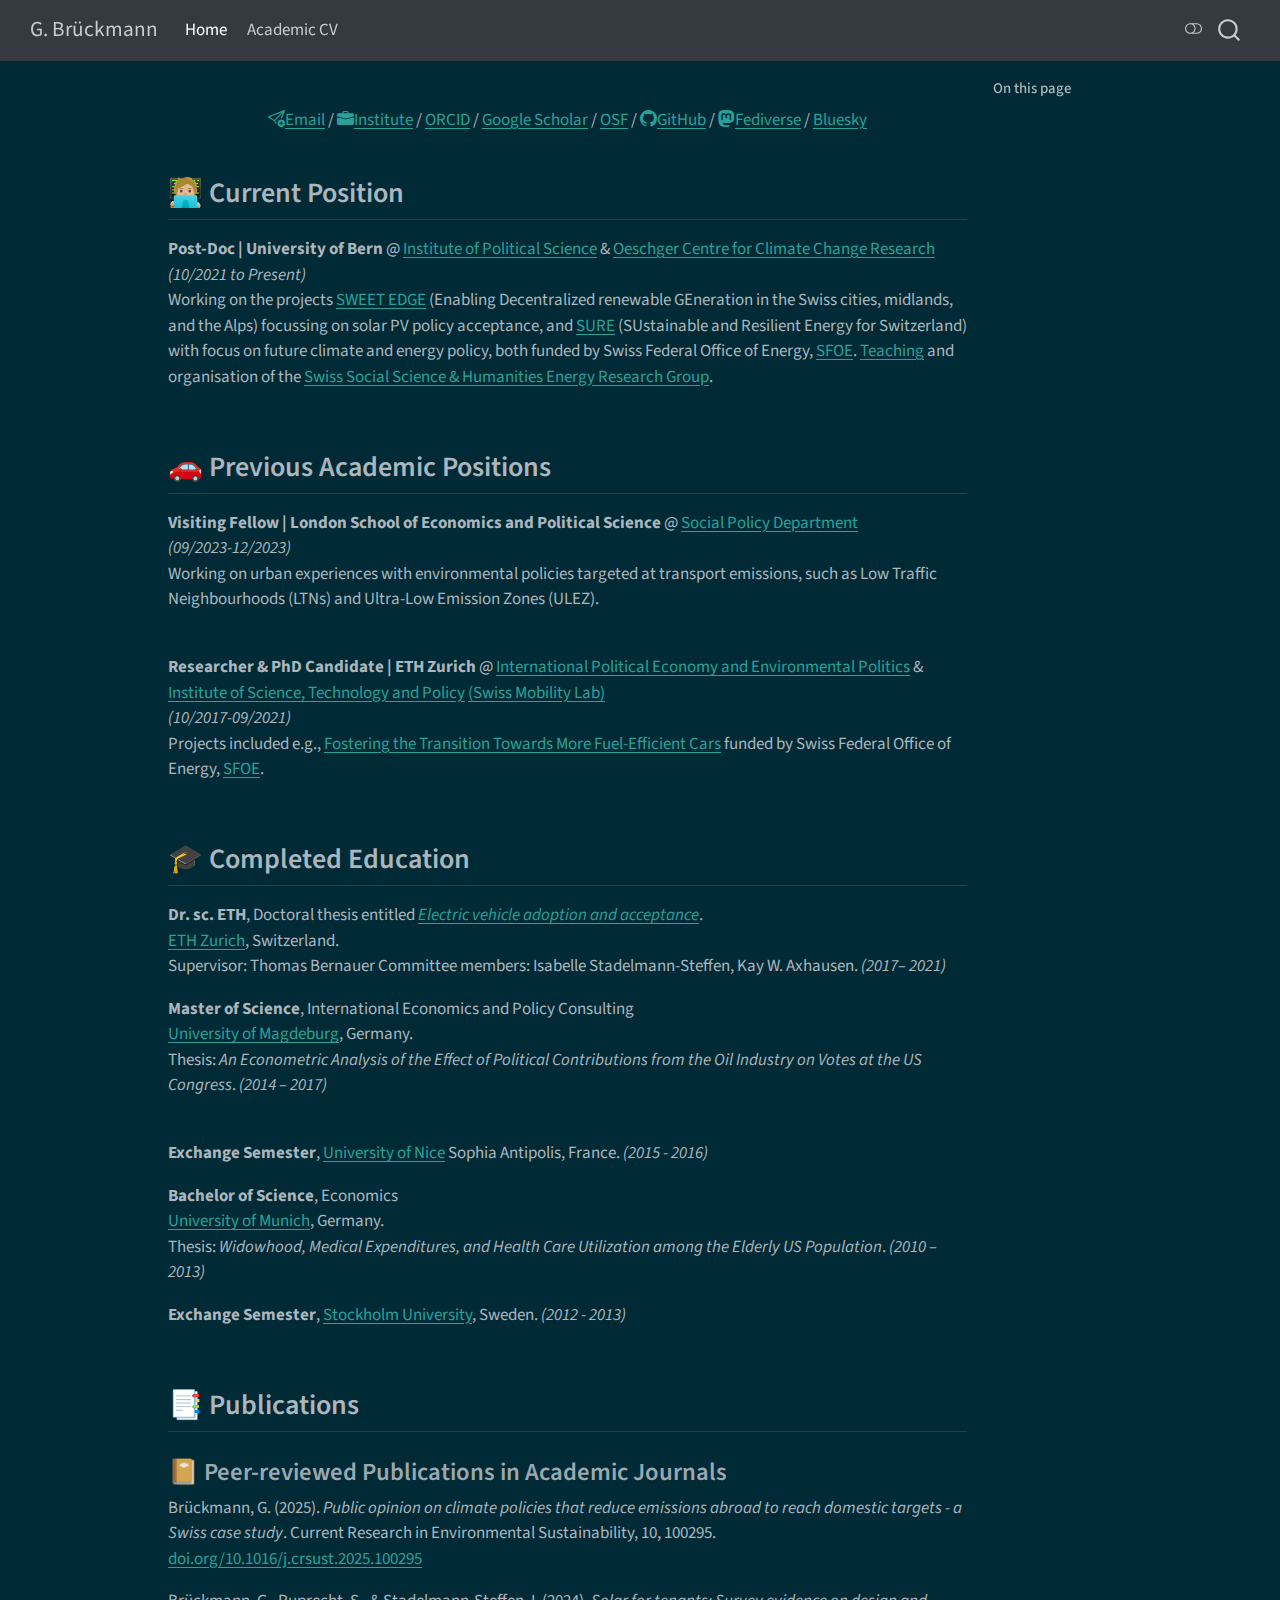
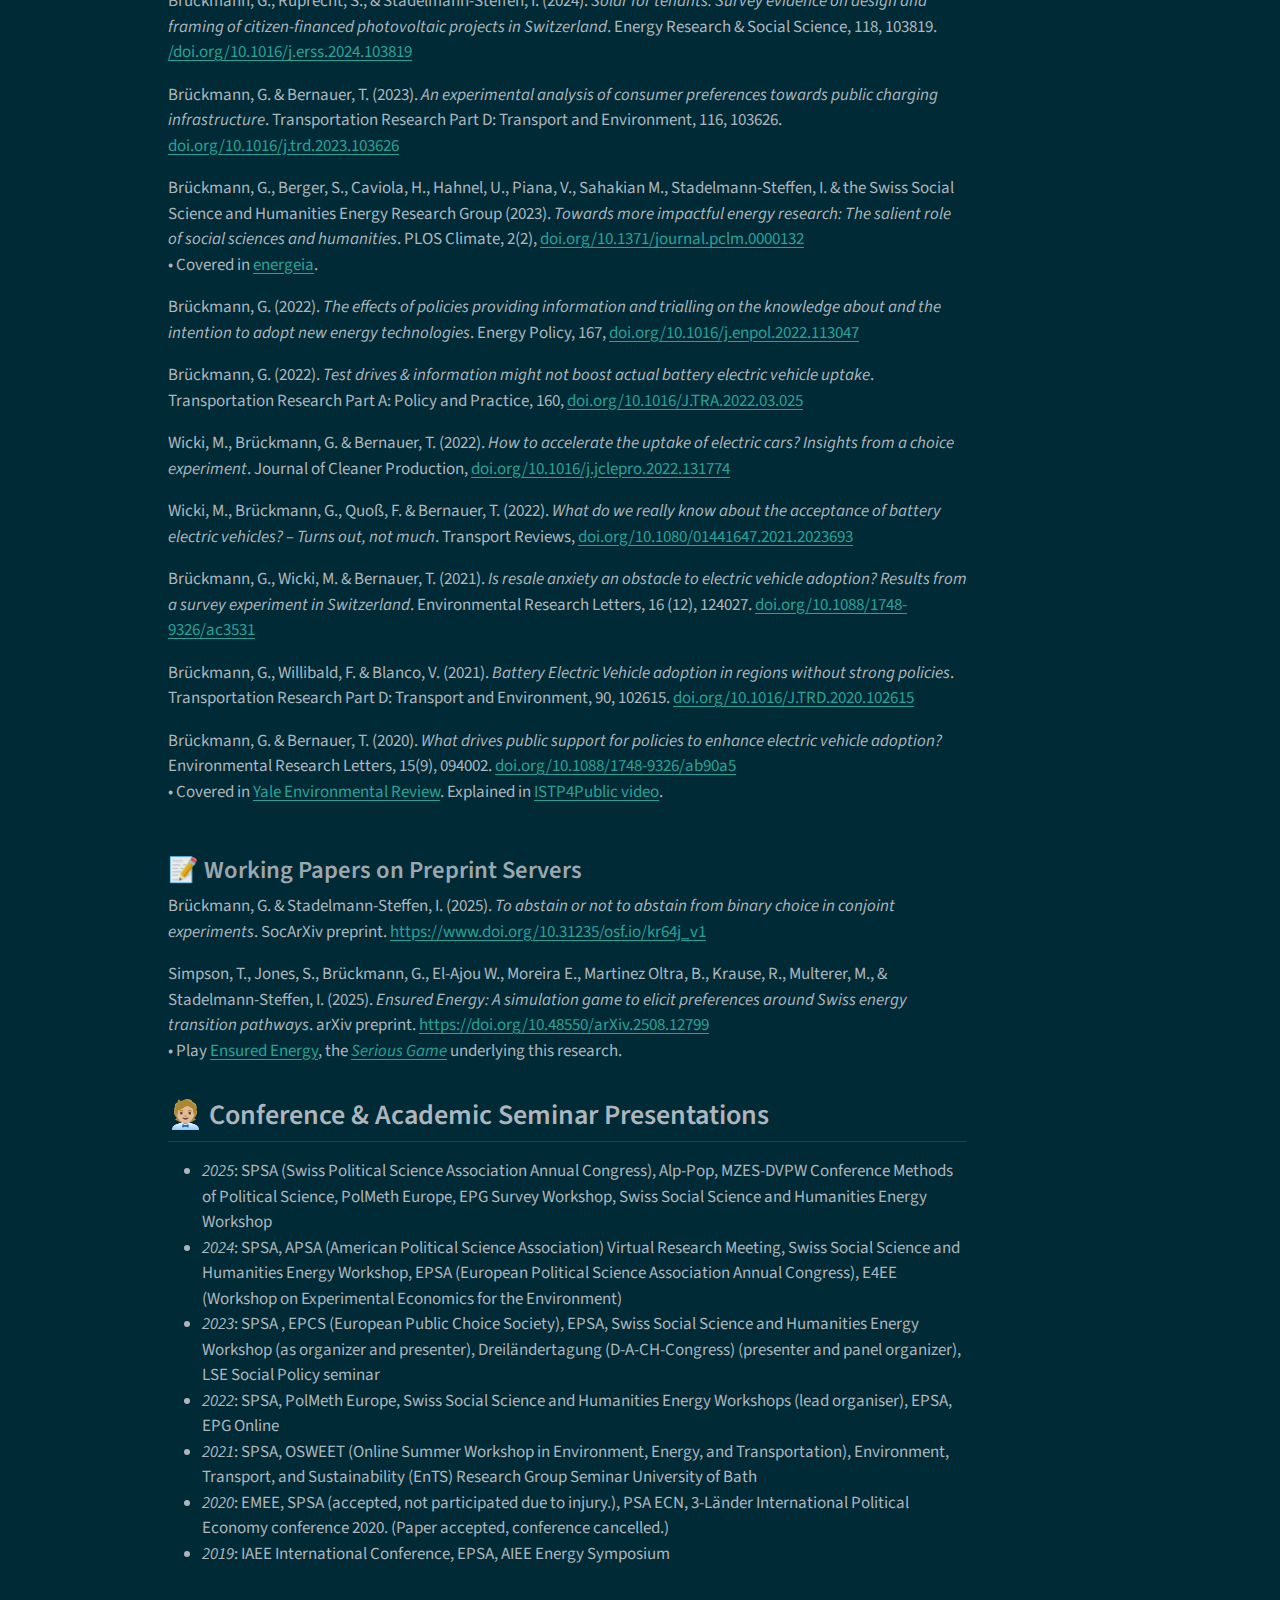
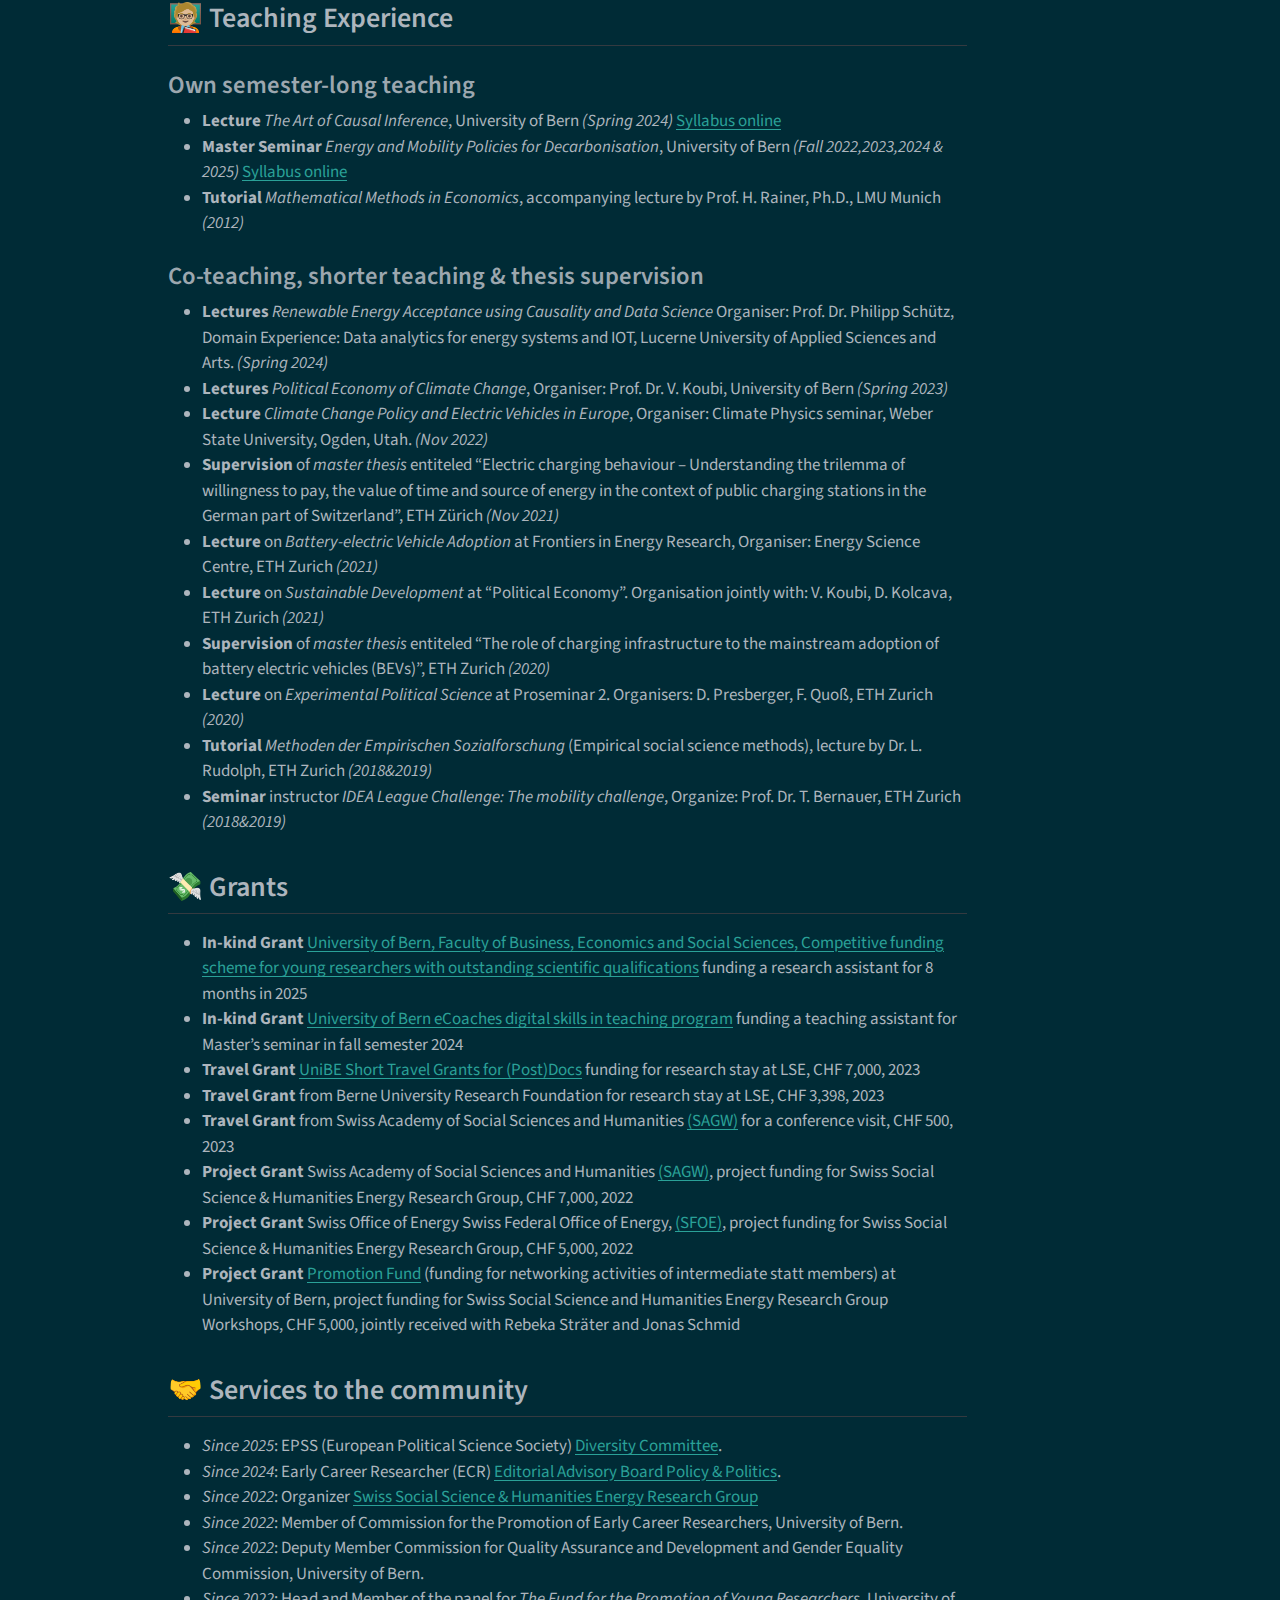
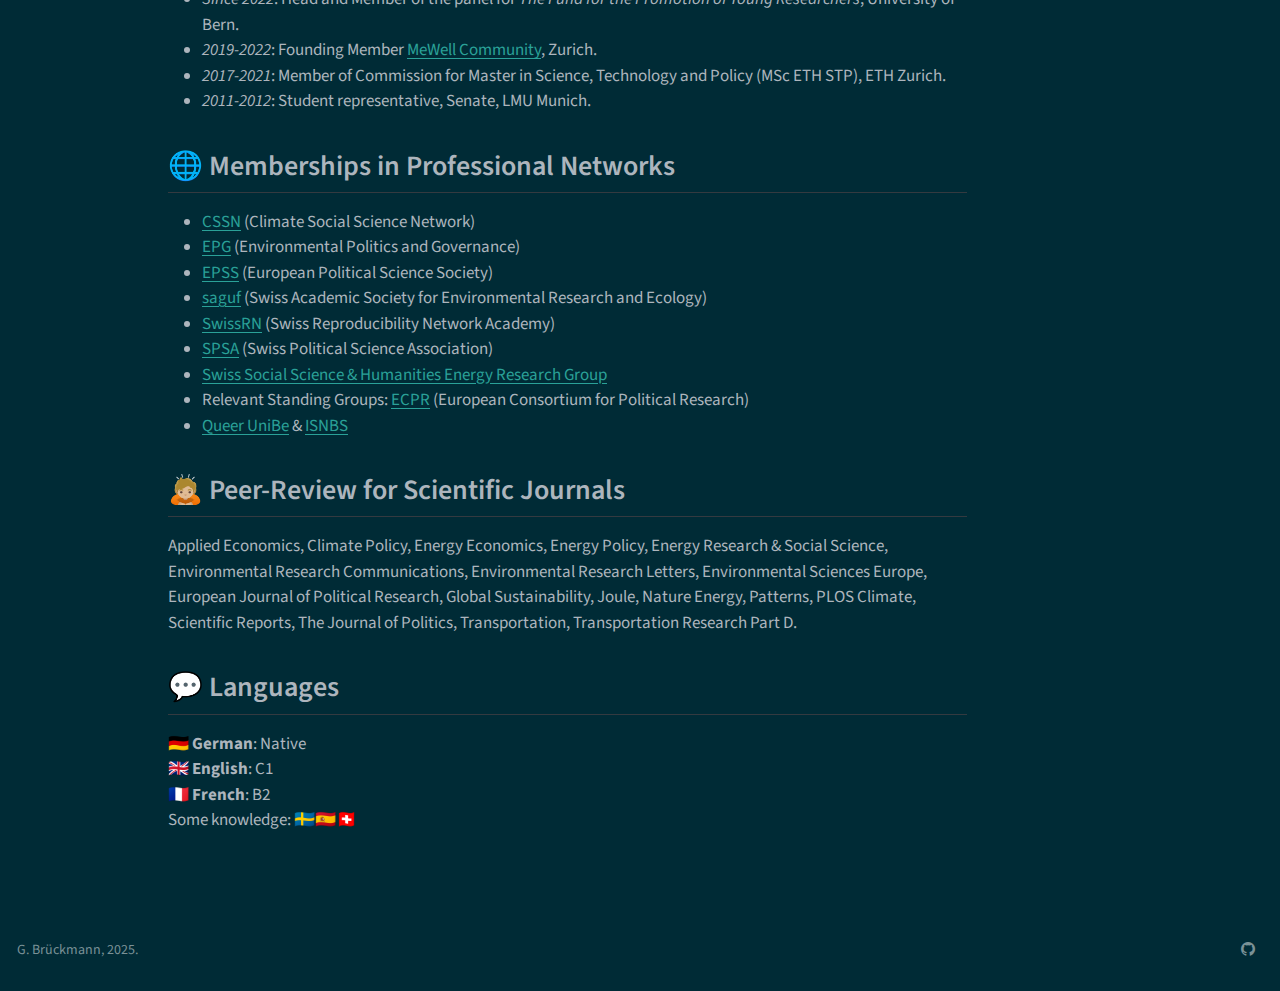
<file: docs/about.html>
<!DOCTYPE html>
<html xmlns="http://www.w3.org/1999/xhtml" lang="en" xml:lang="en"><head>

<meta charset="utf-8">
<meta name="generator" content="quarto-1.6.42">

<meta name="viewport" content="width=device-width, initial-scale=1.0, user-scalable=yes">


<title>about – G. Brückmann</title>
<style>
code{white-space: pre-wrap;}
span.smallcaps{font-variant: small-caps;}
div.columns{display: flex; gap: min(4vw, 1.5em);}
div.column{flex: auto; overflow-x: auto;}
div.hanging-indent{margin-left: 1.5em; text-indent: -1.5em;}
ul.task-list{list-style: none;}
ul.task-list li input[type="checkbox"] {
  width: 0.8em;
  margin: 0 0.8em 0.2em -1em; /* quarto-specific, see https://github.com/quarto-dev/quarto-cli/issues/4556 */ 
  vertical-align: middle;
}
</style>


<script src="site_libs/quarto-nav/quarto-nav.js"></script>
<script src="site_libs/quarto-nav/headroom.min.js"></script>
<script src="site_libs/clipboard/clipboard.min.js"></script>
<script src="site_libs/quarto-search/autocomplete.umd.js"></script>
<script src="site_libs/quarto-search/fuse.min.js"></script>
<script src="site_libs/quarto-search/quarto-search.js"></script>
<meta name="quarto:offset" content="./">
<link href="./<i class=&quot;bi bi-lightning-charge-fill&quot;></i>" rel="icon">
<script src="site_libs/quarto-html/quarto.js"></script>
<script src="site_libs/quarto-html/popper.min.js"></script>
<script src="site_libs/quarto-html/tippy.umd.min.js"></script>
<script src="site_libs/quarto-html/anchor.min.js"></script>
<link href="site_libs/quarto-html/tippy.css" rel="stylesheet">
<link href="site_libs/quarto-html/quarto-syntax-highlighting-2f5df379a58b258e96c21c0638c20c03.css" rel="stylesheet" class="quarto-color-scheme" id="quarto-text-highlighting-styles">
<link href="site_libs/quarto-html/quarto-syntax-highlighting-dark-b53751a350365c71b6c909e95f209ed1.css" rel="prefetch" class="quarto-color-scheme quarto-color-alternate" id="quarto-text-highlighting-styles">
<script src="site_libs/bootstrap/bootstrap.min.js"></script>
<link href="site_libs/bootstrap/bootstrap-icons.css" rel="stylesheet">
<link href="site_libs/bootstrap/bootstrap-97e8118aa17df01863e4d4c59f1f926f.min.css" rel="stylesheet" append-hash="true" class="quarto-color-scheme" id="quarto-bootstrap" data-mode="dark">
<link href="site_libs/bootstrap/bootstrap-dark-fc69c27516b785ffb5db61c6a6e66aa6.min.css" rel="prefetch" append-hash="true" class="quarto-color-scheme quarto-color-alternate" id="quarto-bootstrap" data-mode="dark">
<script id="quarto-search-options" type="application/json">{
  "location": "navbar",
  "copy-button": false,
  "collapse-after": 3,
  "panel-placement": "end",
  "type": "overlay",
  "limit": 50,
  "keyboard-shortcut": [
    "f",
    "/",
    "s"
  ],
  "show-item-context": false,
  "language": {
    "search-no-results-text": "No results",
    "search-matching-documents-text": "matching documents",
    "search-copy-link-title": "Copy link to search",
    "search-hide-matches-text": "Hide additional matches",
    "search-more-match-text": "more match in this document",
    "search-more-matches-text": "more matches in this document",
    "search-clear-button-title": "Clear",
    "search-text-placeholder": "",
    "search-detached-cancel-button-title": "Cancel",
    "search-submit-button-title": "Submit",
    "search-label": "Search"
  }
}</script>


<link rel="stylesheet" href="styles.css">
</head>

<body class="nav-fixed">

<div id="quarto-search-results"></div>
  <header id="quarto-header" class="headroom fixed-top">
    <nav class="navbar navbar-expand-lg " data-bs-theme="dark">
      <div class="navbar-container container-fluid">
      <div class="navbar-brand-container mx-auto">
    <a class="navbar-brand" href="./index.html">
    <span class="navbar-title">G. Brückmann</span>
    </a>
  </div>
            <div id="quarto-search" class="" title="Search"></div>
          <button class="navbar-toggler" type="button" data-bs-toggle="collapse" data-bs-target="#navbarCollapse" aria-controls="navbarCollapse" role="menu" aria-expanded="false" aria-label="Toggle navigation" onclick="if (window.quartoToggleHeadroom) { window.quartoToggleHeadroom(); }">
  <span class="navbar-toggler-icon"></span>
</button>
          <div class="collapse navbar-collapse" id="navbarCollapse">
            <ul class="navbar-nav navbar-nav-scroll me-auto">
  <li class="nav-item">
    <a class="nav-link active" href="./about.html" aria-current="page"> 
<span class="menu-text">Home</span></a>
  </li>  
  <li class="nav-item">
    <a class="nav-link" href="./index.html"> 
<span class="menu-text">Academic CV</span></a>
  </li>  
</ul>
          </div> <!-- /navcollapse -->
            <div class="quarto-navbar-tools">
  <a href="" class="quarto-color-scheme-toggle quarto-navigation-tool  px-1" onclick="window.quartoToggleColorScheme(); return false;" title="Toggle dark mode"><i class="bi"></i></a>
</div>
      </div> <!-- /container-fluid -->
    </nav>
</header>
<!-- content -->
<div id="quarto-content" class="quarto-container page-columns page-rows-contents page-layout-article page-navbar">
<!-- sidebar -->
<!-- margin-sidebar -->
    <div id="quarto-margin-sidebar" class="sidebar margin-sidebar">
        <nav id="TOC" role="doc-toc" class="toc-active">
    <h2 id="toc-title">On this page</h2>
   
  <ul class="collapse">
  <li><a href="#current-position" id="toc-current-position" class="nav-link active" data-scroll-target="#current-position">🧑🏼‍💻 Current Position</a></li>
  <li><a href="#previous-academic-positions" id="toc-previous-academic-positions" class="nav-link" data-scroll-target="#previous-academic-positions">🚗 Previous Academic Positions</a></li>
  <li><a href="#completed-education" id="toc-completed-education" class="nav-link" data-scroll-target="#completed-education">🎓 Completed Education</a></li>
  <li><a href="#publications" id="toc-publications" class="nav-link" data-scroll-target="#publications">📑 Publications</a></li>
  <li><a href="#conference-academic-seminar-presentations" id="toc-conference-academic-seminar-presentations" class="nav-link" data-scroll-target="#conference-academic-seminar-presentations">🧑🏼‍💼 Conference &amp; Academic Seminar Presentations</a></li>
  <li><a href="#teaching-experience" id="toc-teaching-experience" class="nav-link" data-scroll-target="#teaching-experience">🧑🏼‍🏫 Teaching Experience</a></li>
  <li><a href="#grants" id="toc-grants" class="nav-link" data-scroll-target="#grants">💸 Grants</a></li>
  <li><a href="#services-to-the-community" id="toc-services-to-the-community" class="nav-link" data-scroll-target="#services-to-the-community">🤝 Services to the community</a></li>
  <li><a href="#memberships-in-professional-networks" id="toc-memberships-in-professional-networks" class="nav-link" data-scroll-target="#memberships-in-professional-networks">🌐 Memberships in Professional Networks</a></li>
  <li><a href="#peer-review-for-scientific-journals" id="toc-peer-review-for-scientific-journals" class="nav-link" data-scroll-target="#peer-review-for-scientific-journals">🙇🏼 Peer-Review for Scientific Journals</a></li>
  <li><a href="#languages" id="toc-languages" class="nav-link" data-scroll-target="#languages">💬 Languages</a></li>
  </ul>
</nav>
    </div>
<!-- main -->
<main class="content" id="quarto-document-content"><header id="title-block-header" class="quarto-title-block"></header>




 <p class="text-center">
<a href="mailto:gracia.brueckmann@unibe.ch"><i class="bi bi-send-plus"></i>Email</a> / 
<a href="https://www.ipw.unibe.ch/about_us/people/dr_brueckmann_gracia/index_eng.html"><i class="bi bi-briefcase-fill"></i>Institute</a> / 
<a href="https://orcid.org/0000-0001-5674-2343"><i class="ai ai-orcid"></i>ORCID</a> / 
<a href="https://scholar.google.ch/citations?user=CrgXLfIAAAAJ&amp;hl=en/"><i class="ai ai-google-scholar"></i>Google Scholar</a> / 
<a href="https://osf.io/rbnhe/"><i class="ai ai-osf"></i>OSF</a> / 
<a href="https://github.com/brueckmann/"><i class="bi bi-github"></i>GitHub</a> / 
<a href="https://fediscience.org/@brueckmann/"><i class="bi bi-mastodon"></i>Fediverse</a> / 
<a href="https://bsky.app/profile/brueckmann.bsky.social/"><i class="bi bi-bluesky"></i>Bluesky</a> <br><br>
</p>
<section id="current-position" class="level2">
<h2 class="anchored" data-anchor-id="current-position">🧑🏼‍💻 Current Position</h2>
<p><strong>Post-Doc | University of Bern</strong> @ <a href="https://www.ipw.unibe.ch/">Institute of Political Science</a> &amp; <a href="https://www.oeschger.unibe.ch/">Oeschger Centre for Climate Change Research</a> <br> <em>(10/2021 to Present)</em> <br> Working on the projects <a href="https://www.sweet-edge.ch/en/home/">SWEET EDGE</a> (Enabling Decentralized renewable GEneration in the Swiss cities, midlands, and the Alps) focussing on solar PV policy acceptance, and <a href="https://sweet-sure.ch/">SURE</a> (SUstainable and Resilient Energy for Switzerland) with focus on future climate and energy policy, both funded by Swiss Federal Office of Energy, <a href="https://www.bfe.admin.ch/bfe/en/home/research-and-cleantech/funding-program-sweet.html/">SFOE</a>. <a href="#own-semester-long-teaching">Teaching</a> and organisation of the <a href="https://t1p.de/SSHEnergy">Swiss Social Science &amp; Humanities Energy Research Group</a>. <br><br></p>
</section>
<section id="previous-academic-positions" class="level2">
<h2 class="anchored" data-anchor-id="previous-academic-positions">🚗 Previous Academic Positions</h2>
<p><strong>Visiting Fellow | London School of Economics and Political Science</strong> @ <a href="https://www.lse.ac.uk/social-policy/">Social Policy Department</a> <br> <em>(09/2023-12/2023)</em> <br> Working on urban experiences with environmental policies targeted at transport emissions, such as Low Traffic Neighbourhoods (LTNs) and Ultra-Low Emission Zones (ULEZ).<br><br></p>
<p><strong>Researcher &amp; PhD Candidate |&nbsp;ETH Zurich</strong> @ <a href="https://ib.ethz.ch/">International Political Economy and Environmental Politics</a> &amp; <a href="https://istp.ethz.ch/">Institute of Science, Technology and Policy</a> <a href="https://istp.ethz.ch/research/mobility.html">(Swiss Mobility Lab)</a> <br> <em>(10/2017-09/2021)</em> <br> Projects included e.g., <a href="https://www.aramis.admin.ch/Texte/?ProjectID=41021&amp;Sprache=en-US">Fostering the Transition Towards More Fuel-Efficient Cars</a> funded by Swiss Federal Office of Energy, <a href="https://www.bfe.admin.ch/bfe/en/home/research-and-cleantech/research-programmes/energy-economy-society-ees.html/">SFOE</a>. <br><br></p>
</section>
<section id="completed-education" class="level2">
<h2 class="anchored" data-anchor-id="completed-education">🎓 Completed Education</h2>
<p><strong>Dr.&nbsp;sc. ETH</strong>, Doctoral thesis entitled <a href="https://www.research-collection.ethz.ch/handle/20.500.11850/512355"><em>Electric vehicle adoption and acceptance</em></a>. <br> <a href="https://ethz.ch/en.html">ETH Zurich</a>, Switzerland. <br> Supervisor: Thomas Bernauer Committee members: Isabelle Stadelmann-Steffen, Kay W. Axhausen. <em>(2017– 2021)</em> <br></p>
<p><strong>Master of Science</strong>, International Economics and Policy Consulting <br><a href="https://www.ovgu.de/en/">University of Magdeburg</a>, Germany. <br> Thesis: <em>An Econometric Analysis of the Effect of Political Contributions from the Oil Industry on Votes at the US Congress</em>. <em>(2014 – 2017)</em><br>
<br></p>
<p><strong>Exchange Semester</strong>, <a href="https://univ-cotedazur.eu/">University of Nice</a> Sophia Antipolis, France. <em>(2015 - 2016)</em> <br></p>
<p><strong>Bachelor of Science</strong>, Economics <br><a href="https://www.lmu.de/en/index.html">University of Munich</a>, Germany. <br> Thesis: <em>Widowhood, Medical Expenditures, and Health Care Utilization among the Elderly US Population</em>. <em>(2010 – 2013)</em> <br></p>
<p><strong>Exchange Semester</strong>, <a href="https://www.su.se/english/">Stockholm University</a>, Sweden. <em>(2012 - 2013)</em> <br><br></p>
</section>
<section id="publications" class="level2">
<h2 class="anchored" data-anchor-id="publications">📑 Publications</h2>
<section id="peer-reviewed-publications-in-academic-journals" class="level3">
<h3 class="anchored" data-anchor-id="peer-reviewed-publications-in-academic-journals">📔 Peer-reviewed Publications in Academic Journals</h3>
<p>Brückmann, G. (2025). <em>Public opinion on climate policies that reduce emissions abroad to reach domestic targets - a Swiss case study</em>. Current Research in Environmental Sustainability, 10, 100295. <a href="https://doi.org/10.1016/j.crsust.2025.100295">doi.org/10.1016/j.crsust.2025.100295</a><br></p>
<p>Brückmann, G., Ruprecht, S., &amp; Stadelmann-Steffen, I. (2024). <em>Solar for tenants: Survey evidence on design and framing of citizen-financed photovoltaic projects in Switzerland</em>. Energy Research &amp; Social Science, 118, 103819. <a href="https://doi.org/10.1016/j.erss.2024.103819">/doi.org/10.1016/j.erss.2024.103819</a> <br></p>
<p>Brückmann, G. &amp; Bernauer, T. (2023). <em>An experimental analysis of consumer preferences towards public charging infrastructure</em>. Transportation Research Part D: Transport and Environment, 116, 103626. <a href="https://doi.org/10.1016/j.trd.2023.103626">doi.org/10.1016/j.trd.2023.103626</a> <br></p>
<p>Brückmann, G., Berger, S., Caviola, H., Hahnel, U., Piana, V., Sahakian M., Stadelmann-Steffen, I. &amp; the Swiss Social Science and Humanities Energy Research Group (2023). <em>Towards more impactful energy research: The salient role of social sciences and humanities</em>. PLOS Climate, 2(2), <a href="https://doi.org/10.1371/journal.pclm.0000132">doi.org/10.1371/journal.pclm.0000132</a> <br> • Covered in <a href="https://energeiaplus.com/2023/02/22/krisen-sprache-gerechtigkeit-was-hat-das-mit-energieforschung-zu-tun/">energeia</a>.<br></p>
<p>Brückmann, G. (2022). <em>The effects of policies providing information and trialling on the knowledge about and the intention to adopt new energy technologies</em>. Energy Policy, 167, <a href="https://doi.org/10.1016/j.enpol.2022.113047">doi.org/10.1016/j.enpol.2022.113047</a> <br></p>
<p>Brückmann, G. (2022). <em>Test drives &amp; information might not boost actual battery electric vehicle uptake</em>. Transportation Research Part A: Policy and Practice, 160, <a href="https://doi.org/10.1016/J.TRA.2022.03.025">doi.org/10.1016/J.TRA.2022.03.025</a> <br></p>
<p>Wicki, M., Brückmann, G. &amp; Bernauer, T. (2022). <em>How to accelerate the uptake of electric cars? Insights from a choice experiment</em>. Journal of Cleaner Production, <a href="https://doi.org/10.1016/j.jclepro.2022.131774">doi.org/10.1016/j.jclepro.2022.131774</a> <br></p>
<p>Wicki, M., Brückmann, G., Quoß, F. &amp; Bernauer, T. (2022). <em>What do we really know about the acceptance of battery electric vehicles? – Turns out, not much</em>. Transport Reviews, <a href="https://doi.org/10.1080/01441647.2021.2023693">doi.org/10.1080/01441647.2021.2023693</a> <br></p>
<p>Brückmann, G., Wicki, M. &amp; Bernauer, T. (2021). <em>Is resale anxiety an obstacle to electric vehicle adoption? Results from a survey experiment in Switzerland</em>. Environmental Research Letters, 16 (12), 124027. <a href="https://doi.org/10.1088/1748-9326/ac3531">doi.org/10.1088/1748-9326/ac3531</a> <br></p>
<p>Brückmann, G., Willibald, F. &amp; Blanco, V. (2021). <em>Battery Electric Vehicle adoption in regions without strong policies</em>. Transportation Research Part D: Transport and Environment, 90, 102615. <a href="https://doi.org/10.1016/J.TRD.2020.102615">doi.org/10.1016/J.TRD.2020.102615</a> <br></p>
<p>Brückmann, G. &amp; Bernauer, T. (2020). <em>What drives public support for policies to enhance electric vehicle adoption?</em> Environmental Research Letters, 15(9), 094002. <a href="https://doi.org/10.1088/1748-9326/ab90a5">doi.org/10.1088/1748-9326/ab90a5</a> <br> • Covered in <a href="https://environment-review.yale.edu/pulling-public-embrace-adoption-electric-vehicles">Yale Environmental Review</a>. Explained in <a href="https://twitter.com/istp_eth/status/1271004682979336193?s=20">ISTP4Public video</a>. <br><br></p>
</section>
<section id="working-papers-on-preprint-servers" class="level3">
<h3 class="anchored" data-anchor-id="working-papers-on-preprint-servers">📝 Working Papers on Preprint Servers</h3>
<p>Brückmann, G. &amp; Stadelmann-Steffen, I. (2025). <em>To abstain or not to abstain from binary choice in conjoint experiments</em>. SocArXiv preprint. <a href="https://www.doi.org/10.31235/osf.io/kr64j_v1">https://www.doi.org/10.31235/osf.io/kr64j_v1</a> <br></p>
<p>Simpson, T., Jones, S., Brückmann, G., El-Ajou W., Moreira E., Martinez Oltra, B., Krause, R., Multerer, M., &amp; Stadelmann-Steffen, I. (2025). <em>Ensured Energy: A simulation game to elicit preferences around Swiss energy transition pathways</em>. arXiv preprint. <a href="https://doi.org/10.48550/arXiv.2508.12799">https://doi.org/10.48550/arXiv.2508.12799</a> <br> • Play <a href="www.sweet-sure.ch/game">Ensured Energy</a>, the <em><a href="https://github.com/brueckmann/CEGames">Serious Game</a></em> underlying this research. <br></p>
</section>
</section>
<section id="conference-academic-seminar-presentations" class="level2">
<h2 class="anchored" data-anchor-id="conference-academic-seminar-presentations">🧑🏼‍💼 Conference &amp; Academic Seminar Presentations</h2>
<ul>
<li><em>2025</em>: SPSA (Swiss Political Science Association Annual Congress), Alp-Pop, MZES-DVPW Conference Methods of Political Science, PolMeth Europe, EPG Survey Workshop, Swiss Social Science and Humanities Energy Workshop <br></li>
<li><em>2024</em>: SPSA, APSA (American Political Science Association) Virtual Research Meeting, Swiss Social Science and Humanities Energy Workshop, EPSA (European Political Science Association Annual Congress), E4EE (Workshop on Experimental Economics for the Environment) <br></li>
<li><em>2023</em>: SPSA , EPCS (European Public Choice Society), EPSA, Swiss Social Science and Humanities Energy Workshop (as organizer and presenter), Dreiländertagung (D-A-CH-Congress) (presenter and panel organizer), LSE Social Policy seminar <br></li>
<li><em>2022</em>: SPSA, PolMeth Europe, Swiss Social Science and Humanities Energy Workshops (lead organiser), EPSA, EPG Online <br></li>
<li><em>2021</em>: SPSA, OSWEET (Online Summer Workshop in Environment, Energy, and Transportation), Environment, Transport, and Sustainability (EnTS) Research Group Seminar University of Bath <br></li>
<li><em>2020</em>: EMEE, SPSA (accepted, not participated due to injury.), PSA ECN, 3-Länder International Political Economy conference 2020. (Paper accepted, conference cancelled.)</li>
<li><em>2019</em>: IAEE International Conference, EPSA, AIEE Energy Symposium <br></li>
</ul>
</section>
<section id="teaching-experience" class="level2">
<h2 class="anchored" data-anchor-id="teaching-experience">🧑🏼‍🏫 Teaching Experience</h2>
<section id="own-semester-long-teaching" class="level3">
<h3 class="anchored" data-anchor-id="own-semester-long-teaching">Own semester-long teaching</h3>
<ul>
<li><strong>Lecture</strong> <em>The Art of Causal Inference</em>, University of Bern <em>(Spring 2024)</em> <a href="https://brueckmann.github.io/KKI_Syllabus/PDF_Syllabus_KKI_GBrueckmann.pdf">Syllabus online</a> <br></li>
<li><strong>Master Seminar</strong> <em>Energy and Mobility Policies for Decarbonisation</em>, University of Bern <em>(Fall 2022,2023,2024 &amp; 2025)</em> <a href="https://github.com/brueckmann/Syllabus_PolDec_HS2025/blob/main/PDF_Syllabus_PolDec_GBrueckmann.pdf">Syllabus online</a> <br></li>
<li><strong>Tutorial</strong> <em>Mathematical Methods in Economics</em>, accompanying lecture by Prof.&nbsp;H. Rainer, Ph.D., LMU Munich <em>(2012)</em> <br></li>
</ul>
</section>
<section id="co-teaching-shorter-teaching-thesis-supervision" class="level3">
<h3 class="anchored" data-anchor-id="co-teaching-shorter-teaching-thesis-supervision">Co-teaching, shorter teaching &amp; thesis supervision</h3>
<ul>
<li><strong>Lectures</strong> <em>Renewable Energy Acceptance using Causality and Data Science</em> Organiser: Prof.&nbsp;Dr.&nbsp;Philipp Schütz, Domain Experience: Data analytics for energy systems and IOT, Lucerne University of Applied Sciences and Arts. <em>(Spring 2024)</em><br></li>
<li><strong>Lectures</strong> <em>Political Economy of Climate Change</em>, Organiser: Prof.&nbsp;Dr.&nbsp;V. Koubi, University of Bern <em>(Spring 2023)</em><br></li>
<li><strong>Lecture</strong> <em>Climate Change Policy and Electric Vehicles in Europe</em>, Organiser: Climate Physics seminar, Weber State University, Ogden, Utah. <em>(Nov 2022)</em><br></li>
<li><strong>Supervision</strong> of <em>master thesis</em> entiteled “Electric charging behaviour – Understanding the trilemma of willingness to pay, the value of time and source of energy in the context of public charging stations in the German part of Switzerland”, ETH Zürich <em>(Nov 2021)</em><br></li>
<li><strong>Lecture</strong> on <em>Battery-electric Vehicle Adoption</em> at Frontiers in Energy Research, Organiser: Energy Science Centre, ETH Zurich <em>(2021)</em><br></li>
<li><strong>Lecture</strong> on <em>Sustainable Development</em> at “Political Economy”. Organisation jointly with: V. Koubi, D. Kolcava, ETH Zurich <em>(2021)</em><br></li>
<li><strong>Supervision</strong> of <em>master thesis</em> entiteled “The role of charging infrastructure to the mainstream adoption of battery electric vehicles (BEVs)”, ETH Zurich <em>(2020)</em><br></li>
<li><strong>Lecture</strong> on <em>Experimental Political Science</em> at Proseminar 2. Organisers: D. Presberger, F. Quoß, ETH Zurich <em>(2020)</em><br></li>
<li><strong>Tutorial</strong> <em>Methoden der Empirischen Sozialforschung</em> (Empirical social science methods), lecture by Dr.&nbsp;L. Rudolph, ETH Zurich <em>(2018&amp;2019)</em><br></li>
<li><strong>Seminar</strong> instructor <em>IDEA League Challenge: The mobility challenge</em>, Organize: Prof.&nbsp;Dr.&nbsp;T. Bernauer, ETH Zurich <em>(2018&amp;2019)</em><br></li>
</ul>
</section>
</section>
<section id="grants" class="level2">
<h2 class="anchored" data-anchor-id="grants">💸 Grants</h2>
<ul>
<li><strong>In-kind Grant</strong> <a href="https://www.wiso.unibe.ch/ueber_uns/gleichstellung_und_nachwuchsfoerderung/foerdermassnahmen/kompetitives_foerdergefaess_fuer_nachwuchsforschende_mit_herausragender_wissenschaftlicher_qualifizierung/index_ger.html">University of Bern, Faculty of Business, Economics and Social Sciences, Competitive funding scheme for young researchers with outstanding scientific qualifications</a> funding a research assistant for 8 months in 2025<br></li>
<li><strong>In-kind Grant</strong> <a href="https://www.ecoach.unibe.ch">University of Bern eCoaches digital skills in teaching program</a> funding a teaching assistant for Master’s seminar in fall semester 2024<br></li>
<li><strong>Travel Grant</strong> <a href="https://www.unibe.ch/studies/programs/doctorate/doctoral_degree/funding_program_unibe_short_travel_grants_for_postdocs/index_eng.html">UniBE Short Travel Grants for (Post)Docs</a> funding for research stay at LSE, CHF 7,000, 2023<br></li>
<li><strong>Travel Grant</strong> from Berne University Research Foundation for research stay at LSE, CHF 3,398, 2023<br></li>
<li><strong>Travel Grant</strong> from Swiss Academy of Social Sciences and Humanities <a href="https://www.sagw.ch/sagw/">(SAGW)</a> for a conference visit, CHF 500, 2023 <br></li>
<li><strong>Project Grant</strong> Swiss Academy of Social Sciences and Humanities <a href="https://www.sagw.ch/sagw/">(SAGW)</a>, project funding for Swiss Social Science &amp; Humanities Energy Research Group, CHF 7,000, 2022<br></li>
<li><strong>Project Grant</strong> Swiss Office of Energy Swiss Federal Office of Energy, <a href="https://www.bfe.admin.ch/">(SFOE)</a>, project funding for Swiss Social Science &amp; Humanities Energy Research Group, CHF 5,000, 2022<br></li>
<li><strong>Project Grant</strong> <a href="https://www.unibe.ch/research/promotion_of_research/uni_internal_grants/promotion_fund/index_eng.html">Promotion Fund</a> (funding for networking activities of intermediate statt members) at University of Bern, project funding for Swiss Social Science and Humanities Energy Research Group Workshops, CHF 5,000, jointly received with Rebeka Sträter and Jonas Schmid<br></li>
</ul>
</section>
<section id="services-to-the-community" class="level2">
<h2 class="anchored" data-anchor-id="services-to-the-community">🤝 Services to the community</h2>
<ul>
<li><em>Since 2025</em>: EPSS (European Political Science Society) <a href="https://epssnet.org/about/diversity-committee/">Diversity Committee</a>.</li>
<li><em>Since 2024</em>: Early Career Researcher (ECR) <a href="https://bristoluniversitypressdigital.com/view/journals/pp/pp-overview.xml?tab_body=editorial-board">Editorial Advisory Board Policy &amp; Politics</a>.</li>
<li><em>Since 2022</em>: Organizer <a href="https://www.ipw.unibe.ch/research/swiss_social_sciences__humanities_energy_research_group/index_eng.html/">Swiss Social Science &amp; Humanities Energy Research Group</a> <br></li>
<li><em>Since 2022</em>: Member of Commission for the Promotion of Early Career Researchers, University of Bern.<br></li>
<li><em>Since 2022</em>: Deputy Member Commission for Quality Assurance and Development and Gender Equality Commission, University of Bern.<br></li>
<li><em>Since 2022</em>: Head and Member of the panel for <em>The Fund for the Promotion of Young Researchers</em>, University of Bern.<br></li>
<li><em>2019-2022</em>: Founding Member <a href="https://mewellcommunity.ch">MeWell Community</a>, Zurich. <br></li>
<li><em>2017-2021</em>: Member of Commission for Master in Science, Technology and Policy (MSc ETH STP), ETH Zurich.<br></li>
<li><em>2011-2012</em>: Student representative, Senate, LMU Munich. <br></li>
</ul>
</section>
<section id="memberships-in-professional-networks" class="level2">
<h2 class="anchored" data-anchor-id="memberships-in-professional-networks">🌐 Memberships in Professional Networks</h2>
<ul>
<li><a href="https://cssn.org/scholar/g-bruckmann/">CSSN</a> (Climate Social Science Network)</li>
<li><a href="https://epgnetwork.org/">EPG</a> (Environmental Politics and Governance)</li>
<li><a href="https://epssnet.org/">EPSS</a> (European Political Science Society)</li>
<li><a href="https://saguf.ch/en">saguf</a> (Swiss Academic Society for Environmental Research and Ecology)</li>
<li><a href="https://www.swissrn.org/contents/academy/#GraciaBr%C3%BCckmann">SwissRN</a> (Swiss Reproducibility Network Academy)</li>
<li><a href="https://www.svpw-assp.ch/">SPSA</a> (Swiss Political Science Association)</li>
<li><a href="https://t1p.de/SSHEnergy">Swiss Social Science &amp; Humanities Energy Research Group</a></li>
<li>Relevant Standing Groups: <a href="https://ecpr.eu">ECPR</a> (European Consortium for Political Research)</li>
<li><a href="https://www.unibe.ch/university/portrait/self_image/equal_opportunities/topics/respectful_and_inclusive_study_and_work_environment/lgbtiq/network_queer_unibe/index_eng.html">Queer UniBe</a> &amp; <a href="https://isnbs.org/">ISNBS</a></li>
</ul>
</section>
<section id="peer-review-for-scientific-journals" class="level2">
<h2 class="anchored" data-anchor-id="peer-review-for-scientific-journals">🙇🏼 Peer-Review for Scientific Journals</h2>
<p>Applied Economics, Climate Policy, Energy Economics, Energy Policy, Energy Research &amp; Social Science, Environmental Research Communications, Environmental Research Letters, Environmental Sciences Europe, European Journal of Political Research, Global Sustainability, Joule, Nature Energy, Patterns, PLOS Climate, Scientific Reports, The Journal of Politics, Transportation, Transportation Research Part D. <br></p>
</section>
<section id="languages" class="level2">
<h2 class="anchored" data-anchor-id="languages">💬 Languages</h2>
<p>🇩🇪 <strong>German</strong>: Native <br> 🇬🇧 <strong>English</strong>: C1 <br> 🇫🇷 <strong>French</strong>: B2 <br> Some knowledge: 🇸🇪🇪🇸🇨🇭</p>


</section>

<a onclick="window.scrollTo(0, 0); return false;" role="button" id="quarto-back-to-top"><i class="bi bi-arrow-up"></i> Back to top</a></main> <!-- /main -->
<script id="quarto-html-after-body" type="application/javascript">
window.document.addEventListener("DOMContentLoaded", function (event) {
  const toggleBodyColorMode = (bsSheetEl) => {
    const mode = bsSheetEl.getAttribute("data-mode");
    const bodyEl = window.document.querySelector("body");
    if (mode === "dark") {
      bodyEl.classList.add("quarto-dark");
      bodyEl.classList.remove("quarto-light");
    } else {
      bodyEl.classList.add("quarto-light");
      bodyEl.classList.remove("quarto-dark");
    }
  }
  const toggleBodyColorPrimary = () => {
    const bsSheetEl = window.document.querySelector("link#quarto-bootstrap");
    if (bsSheetEl) {
      toggleBodyColorMode(bsSheetEl);
    }
  }
  toggleBodyColorPrimary();  
  const disableStylesheet = (stylesheets) => {
    for (let i=0; i < stylesheets.length; i++) {
      const stylesheet = stylesheets[i];
      stylesheet.rel = 'prefetch';
    }
  }
  const enableStylesheet = (stylesheets) => {
    for (let i=0; i < stylesheets.length; i++) {
      const stylesheet = stylesheets[i];
      stylesheet.rel = 'stylesheet';
    }
  }
  const manageTransitions = (selector, allowTransitions) => {
    const els = window.document.querySelectorAll(selector);
    for (let i=0; i < els.length; i++) {
      const el = els[i];
      if (allowTransitions) {
        el.classList.remove('notransition');
      } else {
        el.classList.add('notransition');
      }
    }
  }
  const toggleGiscusIfUsed = (isAlternate, darkModeDefault) => {
    const baseTheme = document.querySelector('#giscus-base-theme')?.value ?? 'light';
    const alternateTheme = document.querySelector('#giscus-alt-theme')?.value ?? 'dark';
    let newTheme = '';
    if(darkModeDefault) {
      newTheme = isAlternate ? baseTheme : alternateTheme;
    } else {
      newTheme = isAlternate ? alternateTheme : baseTheme;
    }
    const changeGiscusTheme = () => {
      // From: https://github.com/giscus/giscus/issues/336
      const sendMessage = (message) => {
        const iframe = document.querySelector('iframe.giscus-frame');
        if (!iframe) return;
        iframe.contentWindow.postMessage({ giscus: message }, 'https://giscus.app');
      }
      sendMessage({
        setConfig: {
          theme: newTheme
        }
      });
    }
    const isGiscussLoaded = window.document.querySelector('iframe.giscus-frame') !== null;
    if (isGiscussLoaded) {
      changeGiscusTheme();
    }
  }
  const toggleColorMode = (alternate) => {
    // Switch the stylesheets
    const alternateStylesheets = window.document.querySelectorAll('link.quarto-color-scheme.quarto-color-alternate');
    manageTransitions('#quarto-margin-sidebar .nav-link', false);
    if (alternate) {
      enableStylesheet(alternateStylesheets);
      for (const sheetNode of alternateStylesheets) {
        if (sheetNode.id === "quarto-bootstrap") {
          toggleBodyColorMode(sheetNode);
        }
      }
    } else {
      disableStylesheet(alternateStylesheets);
      toggleBodyColorPrimary();
    }
    manageTransitions('#quarto-margin-sidebar .nav-link', true);
    // Switch the toggles
    const toggles = window.document.querySelectorAll('.quarto-color-scheme-toggle');
    for (let i=0; i < toggles.length; i++) {
      const toggle = toggles[i];
      if (toggle) {
        if (alternate) {
          toggle.classList.add("alternate");     
        } else {
          toggle.classList.remove("alternate");
        }
      }
    }
    // Hack to workaround the fact that safari doesn't
    // properly recolor the scrollbar when toggling (#1455)
    if (navigator.userAgent.indexOf('Safari') > 0 && navigator.userAgent.indexOf('Chrome') == -1) {
      manageTransitions("body", false);
      window.scrollTo(0, 1);
      setTimeout(() => {
        window.scrollTo(0, 0);
        manageTransitions("body", true);
      }, 40);  
    }
  }
  const isFileUrl = () => { 
    return window.location.protocol === 'file:';
  }
  const hasAlternateSentinel = () => {  
    let styleSentinel = getColorSchemeSentinel();
    if (styleSentinel !== null) {
      return styleSentinel === "alternate";
    } else {
      return false;
    }
  }
  const setStyleSentinel = (alternate) => {
    const value = alternate ? "alternate" : "default";
    if (!isFileUrl()) {
      window.localStorage.setItem("quarto-color-scheme", value);
    } else {
      localAlternateSentinel = value;
    }
  }
  const getColorSchemeSentinel = () => {
    if (!isFileUrl()) {
      const storageValue = window.localStorage.getItem("quarto-color-scheme");
      return storageValue != null ? storageValue : localAlternateSentinel;
    } else {
      return localAlternateSentinel;
    }
  }
  const darkModeDefault = false;
  let localAlternateSentinel = darkModeDefault ? 'alternate' : 'default';
  // Dark / light mode switch
  window.quartoToggleColorScheme = () => {
    // Read the current dark / light value 
    let toAlternate = !hasAlternateSentinel();
    toggleColorMode(toAlternate);
    setStyleSentinel(toAlternate);
    toggleGiscusIfUsed(toAlternate, darkModeDefault);
  };
  // Ensure there is a toggle, if there isn't float one in the top right
  if (window.document.querySelector('.quarto-color-scheme-toggle') === null) {
    const a = window.document.createElement('a');
    a.classList.add('top-right');
    a.classList.add('quarto-color-scheme-toggle');
    a.href = "";
    a.onclick = function() { try { window.quartoToggleColorScheme(); } catch {} return false; };
    const i = window.document.createElement("i");
    i.classList.add('bi');
    a.appendChild(i);
    window.document.body.appendChild(a);
  }
  // Switch to dark mode if need be
  if (hasAlternateSentinel()) {
    toggleColorMode(true);
  } else {
    toggleColorMode(false);
  }
  const icon = "";
  const anchorJS = new window.AnchorJS();
  anchorJS.options = {
    placement: 'right',
    icon: icon
  };
  anchorJS.add('.anchored');
  const isCodeAnnotation = (el) => {
    for (const clz of el.classList) {
      if (clz.startsWith('code-annotation-')) {                     
        return true;
      }
    }
    return false;
  }
  const onCopySuccess = function(e) {
    // button target
    const button = e.trigger;
    // don't keep focus
    button.blur();
    // flash "checked"
    button.classList.add('code-copy-button-checked');
    var currentTitle = button.getAttribute("title");
    button.setAttribute("title", "Copied!");
    let tooltip;
    if (window.bootstrap) {
      button.setAttribute("data-bs-toggle", "tooltip");
      button.setAttribute("data-bs-placement", "left");
      button.setAttribute("data-bs-title", "Copied!");
      tooltip = new bootstrap.Tooltip(button, 
        { trigger: "manual", 
          customClass: "code-copy-button-tooltip",
          offset: [0, -8]});
      tooltip.show();    
    }
    setTimeout(function() {
      if (tooltip) {
        tooltip.hide();
        button.removeAttribute("data-bs-title");
        button.removeAttribute("data-bs-toggle");
        button.removeAttribute("data-bs-placement");
      }
      button.setAttribute("title", currentTitle);
      button.classList.remove('code-copy-button-checked');
    }, 1000);
    // clear code selection
    e.clearSelection();
  }
  const getTextToCopy = function(trigger) {
      const codeEl = trigger.previousElementSibling.cloneNode(true);
      for (const childEl of codeEl.children) {
        if (isCodeAnnotation(childEl)) {
          childEl.remove();
        }
      }
      return codeEl.innerText;
  }
  const clipboard = new window.ClipboardJS('.code-copy-button:not([data-in-quarto-modal])', {
    text: getTextToCopy
  });
  clipboard.on('success', onCopySuccess);
  if (window.document.getElementById('quarto-embedded-source-code-modal')) {
    const clipboardModal = new window.ClipboardJS('.code-copy-button[data-in-quarto-modal]', {
      text: getTextToCopy,
      container: window.document.getElementById('quarto-embedded-source-code-modal')
    });
    clipboardModal.on('success', onCopySuccess);
  }
    var localhostRegex = new RegExp(/^(?:http|https):\/\/localhost\:?[0-9]*\//);
    var mailtoRegex = new RegExp(/^mailto:/);
      var filterRegex = new RegExp('/' + window.location.host + '/');
    var isInternal = (href) => {
        return filterRegex.test(href) || localhostRegex.test(href) || mailtoRegex.test(href);
    }
    // Inspect non-navigation links and adorn them if external
 	var links = window.document.querySelectorAll('a[href]:not(.nav-link):not(.navbar-brand):not(.toc-action):not(.sidebar-link):not(.sidebar-item-toggle):not(.pagination-link):not(.no-external):not([aria-hidden]):not(.dropdown-item):not(.quarto-navigation-tool):not(.about-link)');
    for (var i=0; i<links.length; i++) {
      const link = links[i];
      if (!isInternal(link.href)) {
        // undo the damage that might have been done by quarto-nav.js in the case of
        // links that we want to consider external
        if (link.dataset.originalHref !== undefined) {
          link.href = link.dataset.originalHref;
        }
      }
    }
  function tippyHover(el, contentFn, onTriggerFn, onUntriggerFn) {
    const config = {
      allowHTML: true,
      maxWidth: 500,
      delay: 100,
      arrow: false,
      appendTo: function(el) {
          return el.parentElement;
      },
      interactive: true,
      interactiveBorder: 10,
      theme: 'quarto',
      placement: 'bottom-start',
    };
    if (contentFn) {
      config.content = contentFn;
    }
    if (onTriggerFn) {
      config.onTrigger = onTriggerFn;
    }
    if (onUntriggerFn) {
      config.onUntrigger = onUntriggerFn;
    }
    window.tippy(el, config); 
  }
  const noterefs = window.document.querySelectorAll('a[role="doc-noteref"]');
  for (var i=0; i<noterefs.length; i++) {
    const ref = noterefs[i];
    tippyHover(ref, function() {
      // use id or data attribute instead here
      let href = ref.getAttribute('data-footnote-href') || ref.getAttribute('href');
      try { href = new URL(href).hash; } catch {}
      const id = href.replace(/^#\/?/, "");
      const note = window.document.getElementById(id);
      if (note) {
        return note.innerHTML;
      } else {
        return "";
      }
    });
  }
  const xrefs = window.document.querySelectorAll('a.quarto-xref');
  const processXRef = (id, note) => {
    // Strip column container classes
    const stripColumnClz = (el) => {
      el.classList.remove("page-full", "page-columns");
      if (el.children) {
        for (const child of el.children) {
          stripColumnClz(child);
        }
      }
    }
    stripColumnClz(note)
    if (id === null || id.startsWith('sec-')) {
      // Special case sections, only their first couple elements
      const container = document.createElement("div");
      if (note.children && note.children.length > 2) {
        container.appendChild(note.children[0].cloneNode(true));
        for (let i = 1; i < note.children.length; i++) {
          const child = note.children[i];
          if (child.tagName === "P" && child.innerText === "") {
            continue;
          } else {
            container.appendChild(child.cloneNode(true));
            break;
          }
        }
        if (window.Quarto?.typesetMath) {
          window.Quarto.typesetMath(container);
        }
        return container.innerHTML
      } else {
        if (window.Quarto?.typesetMath) {
          window.Quarto.typesetMath(note);
        }
        return note.innerHTML;
      }
    } else {
      // Remove any anchor links if they are present
      const anchorLink = note.querySelector('a.anchorjs-link');
      if (anchorLink) {
        anchorLink.remove();
      }
      if (window.Quarto?.typesetMath) {
        window.Quarto.typesetMath(note);
      }
      if (note.classList.contains("callout")) {
        return note.outerHTML;
      } else {
        return note.innerHTML;
      }
    }
  }
  for (var i=0; i<xrefs.length; i++) {
    const xref = xrefs[i];
    tippyHover(xref, undefined, function(instance) {
      instance.disable();
      let url = xref.getAttribute('href');
      let hash = undefined; 
      if (url.startsWith('#')) {
        hash = url;
      } else {
        try { hash = new URL(url).hash; } catch {}
      }
      if (hash) {
        const id = hash.replace(/^#\/?/, "");
        const note = window.document.getElementById(id);
        if (note !== null) {
          try {
            const html = processXRef(id, note.cloneNode(true));
            instance.setContent(html);
          } finally {
            instance.enable();
            instance.show();
          }
        } else {
          // See if we can fetch this
          fetch(url.split('#')[0])
          .then(res => res.text())
          .then(html => {
            const parser = new DOMParser();
            const htmlDoc = parser.parseFromString(html, "text/html");
            const note = htmlDoc.getElementById(id);
            if (note !== null) {
              const html = processXRef(id, note);
              instance.setContent(html);
            } 
          }).finally(() => {
            instance.enable();
            instance.show();
          });
        }
      } else {
        // See if we can fetch a full url (with no hash to target)
        // This is a special case and we should probably do some content thinning / targeting
        fetch(url)
        .then(res => res.text())
        .then(html => {
          const parser = new DOMParser();
          const htmlDoc = parser.parseFromString(html, "text/html");
          const note = htmlDoc.querySelector('main.content');
          if (note !== null) {
            // This should only happen for chapter cross references
            // (since there is no id in the URL)
            // remove the first header
            if (note.children.length > 0 && note.children[0].tagName === "HEADER") {
              note.children[0].remove();
            }
            const html = processXRef(null, note);
            instance.setContent(html);
          } 
        }).finally(() => {
          instance.enable();
          instance.show();
        });
      }
    }, function(instance) {
    });
  }
      let selectedAnnoteEl;
      const selectorForAnnotation = ( cell, annotation) => {
        let cellAttr = 'data-code-cell="' + cell + '"';
        let lineAttr = 'data-code-annotation="' +  annotation + '"';
        const selector = 'span[' + cellAttr + '][' + lineAttr + ']';
        return selector;
      }
      const selectCodeLines = (annoteEl) => {
        const doc = window.document;
        const targetCell = annoteEl.getAttribute("data-target-cell");
        const targetAnnotation = annoteEl.getAttribute("data-target-annotation");
        const annoteSpan = window.document.querySelector(selectorForAnnotation(targetCell, targetAnnotation));
        const lines = annoteSpan.getAttribute("data-code-lines").split(",");
        const lineIds = lines.map((line) => {
          return targetCell + "-" + line;
        })
        let top = null;
        let height = null;
        let parent = null;
        if (lineIds.length > 0) {
            //compute the position of the single el (top and bottom and make a div)
            const el = window.document.getElementById(lineIds[0]);
            top = el.offsetTop;
            height = el.offsetHeight;
            parent = el.parentElement.parentElement;
          if (lineIds.length > 1) {
            const lastEl = window.document.getElementById(lineIds[lineIds.length - 1]);
            const bottom = lastEl.offsetTop + lastEl.offsetHeight;
            height = bottom - top;
          }
          if (top !== null && height !== null && parent !== null) {
            // cook up a div (if necessary) and position it 
            let div = window.document.getElementById("code-annotation-line-highlight");
            if (div === null) {
              div = window.document.createElement("div");
              div.setAttribute("id", "code-annotation-line-highlight");
              div.style.position = 'absolute';
              parent.appendChild(div);
            }
            div.style.top = top - 2 + "px";
            div.style.height = height + 4 + "px";
            div.style.left = 0;
            let gutterDiv = window.document.getElementById("code-annotation-line-highlight-gutter");
            if (gutterDiv === null) {
              gutterDiv = window.document.createElement("div");
              gutterDiv.setAttribute("id", "code-annotation-line-highlight-gutter");
              gutterDiv.style.position = 'absolute';
              const codeCell = window.document.getElementById(targetCell);
              const gutter = codeCell.querySelector('.code-annotation-gutter');
              gutter.appendChild(gutterDiv);
            }
            gutterDiv.style.top = top - 2 + "px";
            gutterDiv.style.height = height + 4 + "px";
          }
          selectedAnnoteEl = annoteEl;
        }
      };
      const unselectCodeLines = () => {
        const elementsIds = ["code-annotation-line-highlight", "code-annotation-line-highlight-gutter"];
        elementsIds.forEach((elId) => {
          const div = window.document.getElementById(elId);
          if (div) {
            div.remove();
          }
        });
        selectedAnnoteEl = undefined;
      };
        // Handle positioning of the toggle
    window.addEventListener(
      "resize",
      throttle(() => {
        elRect = undefined;
        if (selectedAnnoteEl) {
          selectCodeLines(selectedAnnoteEl);
        }
      }, 10)
    );
    function throttle(fn, ms) {
    let throttle = false;
    let timer;
      return (...args) => {
        if(!throttle) { // first call gets through
            fn.apply(this, args);
            throttle = true;
        } else { // all the others get throttled
            if(timer) clearTimeout(timer); // cancel #2
            timer = setTimeout(() => {
              fn.apply(this, args);
              timer = throttle = false;
            }, ms);
        }
      };
    }
      // Attach click handler to the DT
      const annoteDls = window.document.querySelectorAll('dt[data-target-cell]');
      for (const annoteDlNode of annoteDls) {
        annoteDlNode.addEventListener('click', (event) => {
          const clickedEl = event.target;
          if (clickedEl !== selectedAnnoteEl) {
            unselectCodeLines();
            const activeEl = window.document.querySelector('dt[data-target-cell].code-annotation-active');
            if (activeEl) {
              activeEl.classList.remove('code-annotation-active');
            }
            selectCodeLines(clickedEl);
            clickedEl.classList.add('code-annotation-active');
          } else {
            // Unselect the line
            unselectCodeLines();
            clickedEl.classList.remove('code-annotation-active');
          }
        });
      }
  const findCites = (el) => {
    const parentEl = el.parentElement;
    if (parentEl) {
      const cites = parentEl.dataset.cites;
      if (cites) {
        return {
          el,
          cites: cites.split(' ')
        };
      } else {
        return findCites(el.parentElement)
      }
    } else {
      return undefined;
    }
  };
  var bibliorefs = window.document.querySelectorAll('a[role="doc-biblioref"]');
  for (var i=0; i<bibliorefs.length; i++) {
    const ref = bibliorefs[i];
    const citeInfo = findCites(ref);
    if (citeInfo) {
      tippyHover(citeInfo.el, function() {
        var popup = window.document.createElement('div');
        citeInfo.cites.forEach(function(cite) {
          var citeDiv = window.document.createElement('div');
          citeDiv.classList.add('hanging-indent');
          citeDiv.classList.add('csl-entry');
          var biblioDiv = window.document.getElementById('ref-' + cite);
          if (biblioDiv) {
            citeDiv.innerHTML = biblioDiv.innerHTML;
          }
          popup.appendChild(citeDiv);
        });
        return popup.innerHTML;
      });
    }
  }
});
</script>
</div> <!-- /content -->
<footer class="footer">
  <div class="nav-footer">
    <div class="nav-footer-left">
<p>G. Brückmann, 2025.</p>
</div>   
    <div class="nav-footer-center">
      &nbsp;
    </div>
    <div class="nav-footer-right">
      <ul class="footer-items list-unstyled">
    <li class="nav-item compact">
    <a class="nav-link" href="https://github.com/brueckmann/">
      <i class="bi bi-github" role="img">
</i> 
    </a>
  </li>  
</ul>
    </div>
  </div>
</footer>




</body></html>
</file>
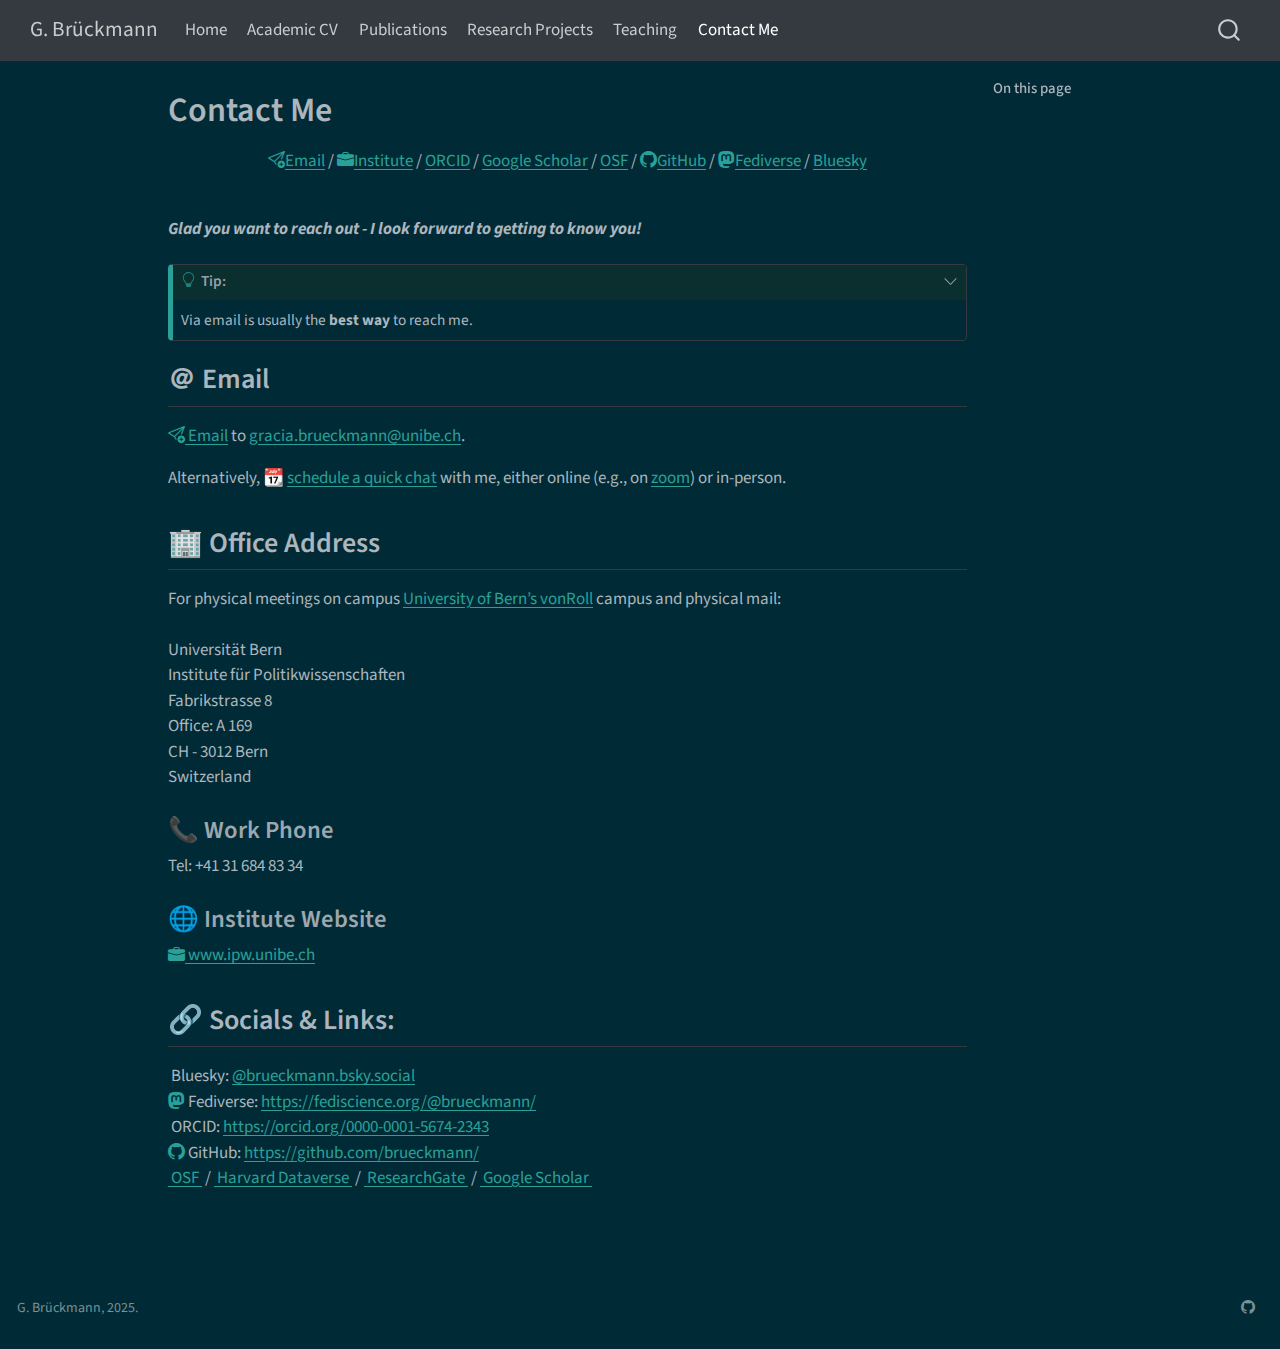
<file: docs/contact.html>
<!DOCTYPE html>
<html xmlns="http://www.w3.org/1999/xhtml" lang="en" xml:lang="en"><head>

<meta charset="utf-8">
<meta name="generator" content="quarto-1.6.42">

<meta name="viewport" content="width=device-width, initial-scale=1.0, user-scalable=yes">


<title>Contact Me – G. Brückmann</title>
<style>
code{white-space: pre-wrap;}
span.smallcaps{font-variant: small-caps;}
div.columns{display: flex; gap: min(4vw, 1.5em);}
div.column{flex: auto; overflow-x: auto;}
div.hanging-indent{margin-left: 1.5em; text-indent: -1.5em;}
ul.task-list{list-style: none;}
ul.task-list li input[type="checkbox"] {
  width: 0.8em;
  margin: 0 0.8em 0.2em -1em; /* quarto-specific, see https://github.com/quarto-dev/quarto-cli/issues/4556 */ 
  vertical-align: middle;
}
</style>


<script src="site_libs/quarto-nav/quarto-nav.js"></script>
<script src="site_libs/quarto-nav/headroom.min.js"></script>
<script src="site_libs/clipboard/clipboard.min.js"></script>
<script src="site_libs/quarto-search/autocomplete.umd.js"></script>
<script src="site_libs/quarto-search/fuse.min.js"></script>
<script src="site_libs/quarto-search/quarto-search.js"></script>
<meta name="quarto:offset" content="./">
<link href="./<i class=&quot;bi bi-lightning-charge-fill&quot;></i>" rel="icon">
<script src="site_libs/quarto-html/quarto.js"></script>
<script src="site_libs/quarto-html/popper.min.js"></script>
<script src="site_libs/quarto-html/tippy.umd.min.js"></script>
<script src="site_libs/quarto-html/anchor.min.js"></script>
<link href="site_libs/quarto-html/tippy.css" rel="stylesheet">
<link href="site_libs/quarto-html/quarto-syntax-highlighting-dark-b53751a350365c71b6c909e95f209ed1.css" rel="stylesheet" id="quarto-text-highlighting-styles">
<script src="site_libs/bootstrap/bootstrap.min.js"></script>
<link href="site_libs/bootstrap/bootstrap-icons.css" rel="stylesheet">
<link href="site_libs/bootstrap/bootstrap-97e8118aa17df01863e4d4c59f1f926f.min.css" rel="stylesheet" append-hash="true" id="quarto-bootstrap" data-mode="dark">
<script id="quarto-search-options" type="application/json">{
  "location": "navbar",
  "copy-button": false,
  "collapse-after": 3,
  "panel-placement": "end",
  "type": "overlay",
  "limit": 50,
  "keyboard-shortcut": [
    "f",
    "/",
    "s"
  ],
  "show-item-context": false,
  "language": {
    "search-no-results-text": "No results",
    "search-matching-documents-text": "matching documents",
    "search-copy-link-title": "Copy link to search",
    "search-hide-matches-text": "Hide additional matches",
    "search-more-match-text": "more match in this document",
    "search-more-matches-text": "more matches in this document",
    "search-clear-button-title": "Clear",
    "search-text-placeholder": "",
    "search-detached-cancel-button-title": "Cancel",
    "search-submit-button-title": "Submit",
    "search-label": "Search"
  }
}</script>


<link rel="stylesheet" href="styles.css">
</head>

<body class="nav-fixed">

<div id="quarto-search-results"></div>
  <header id="quarto-header" class="headroom fixed-top">
    <nav class="navbar navbar-expand-lg " data-bs-theme="dark">
      <div class="navbar-container container-fluid">
      <div class="navbar-brand-container mx-auto">
    <a class="navbar-brand" href="./index.html">
    <span class="navbar-title">G. Brückmann</span>
    </a>
  </div>
            <div id="quarto-search" class="" title="Search"></div>
          <button class="navbar-toggler" type="button" data-bs-toggle="collapse" data-bs-target="#navbarCollapse" aria-controls="navbarCollapse" role="menu" aria-expanded="false" aria-label="Toggle navigation" onclick="if (window.quartoToggleHeadroom) { window.quartoToggleHeadroom(); }">
  <span class="navbar-toggler-icon"></span>
</button>
          <div class="collapse navbar-collapse" id="navbarCollapse">
            <ul class="navbar-nav navbar-nav-scroll me-auto">
  <li class="nav-item">
    <a class="nav-link" href="./index.html"> 
<span class="menu-text">Home</span></a>
  </li>  
  <li class="nav-item">
    <a class="nav-link" href="./cv.html"> 
<span class="menu-text">Academic CV</span></a>
  </li>  
  <li class="nav-item">
    <a class="nav-link" href="./publications.html"> 
<span class="menu-text">Publications</span></a>
  </li>  
  <li class="nav-item">
    <a class="nav-link" href="./projects.html"> 
<span class="menu-text">Research Projects</span></a>
  </li>  
  <li class="nav-item">
    <a class="nav-link" href="./teaching.html"> 
<span class="menu-text">Teaching</span></a>
  </li>  
  <li class="nav-item">
    <a class="nav-link active" href="./contact.html" aria-current="page"> 
<span class="menu-text">Contact Me</span></a>
  </li>  
</ul>
          </div> <!-- /navcollapse -->
            <div class="quarto-navbar-tools">
</div>
      </div> <!-- /container-fluid -->
    </nav>
</header>
<!-- content -->
<div id="quarto-content" class="quarto-container page-columns page-rows-contents page-layout-article page-navbar">
<!-- sidebar -->
<!-- margin-sidebar -->
    <div id="quarto-margin-sidebar" class="sidebar margin-sidebar">
        <nav id="TOC" role="doc-toc" class="toc-active">
    <h2 id="toc-title">On this page</h2>
   
  <ul class="collapse">
  <li><a href="#email" id="toc-email" class="nav-link active" data-scroll-target="#email">＠ Email</a></li>
  <li><a href="#office-address" id="toc-office-address" class="nav-link" data-scroll-target="#office-address">🏢 Office Address</a></li>
  <li><a href="#socials-links" id="toc-socials-links" class="nav-link" data-scroll-target="#socials-links">🔗 Socials &amp; Links:</a></li>
  </ul>
</nav>
    </div>
<!-- main -->
<main class="content" id="quarto-document-content">

<header id="title-block-header" class="quarto-title-block default">
<div class="quarto-title">
<h1 class="title">Contact Me</h1>
</div>



<div class="quarto-title-meta">

    
  
    
  </div>
  


</header>


 <p class="text-center">
<a href="mailto:gracia.brueckmann@unibe.ch"><i class="bi bi-send-plus"></i>Email</a> / 
<a href="https://www.ipw.unibe.ch/about_us/people/dr_brueckmann_gracia/index_eng.html"><i class="bi bi-briefcase-fill"></i>Institute</a> / 
<a href="https://orcid.org/0000-0001-5674-2343"><i class="ai ai-orcid"></i>ORCID</a> / 
<a href="https://scholar.google.ch/citations?user=CrgXLfIAAAAJ&amp;hl=en/"><i class="ai ai-google-scholar"></i>Google Scholar</a> / 
<a href="https://osf.io/rbnhe/"><i class="ai ai-osf"></i>OSF</a> / 
<a href="https://github.com/brueckmann/"><i class="bi bi-github"></i>GitHub</a> / 
<a href="https://fediscience.org/@brueckmann/"><i class="bi bi-mastodon"></i>Fediverse</a> / 
<a href="https://bsky.app/profile/brueckmann.bsky.social/"><i class="bi bi-bluesky"></i>Bluesky</a> <br><br>
</p>
<p><strong><em>Glad you want to reach out - I look forward to getting to know you!</em></strong></p>
<div class="callout callout-style-default callout-tip callout-titled">
<div class="callout-header d-flex align-content-center" data-bs-toggle="collapse" data-bs-target=".callout-1-contents" aria-controls="callout-1" aria-expanded="true" aria-label="Toggle callout">
<div class="callout-icon-container">
<i class="callout-icon"></i>
</div>
<div class="callout-title-container flex-fill">
Tip:
</div>
<div class="callout-btn-toggle d-inline-block border-0 py-1 ps-1 pe-0 float-end"><i class="callout-toggle"></i></div>
</div>
<div id="callout-1" class="callout-1-contents callout-collapse collapse show">
<div class="callout-body-container callout-body">
<p>Via email is usually the <strong>best way</strong> to reach me.</p>
</div>
</div>
</div>
<section id="email" class="level2">
<h2 class="anchored" data-anchor-id="email">＠ Email</h2>
   <p><a href="mailto:gracia.brueckmann@unibe.ch"><i class="bi bi-send-plus"></i>&nbsp;Email</a> to <a href="mailto:gracia.brueckmann@unibe.ch">gracia.brueckmann@unibe.ch</a>.<br></p>
<p>Alternatively, 📆 <a href="https://cal.com/brueckmann/quick-chat-15">schedule a quick chat</a> with me, either online (e.g., on <a href="https://unibe-ch.zoom.us/my/graciabrueckmann">zoom</a>) or in-person.</p>
</section>
<section id="office-address" class="level2">
<h2 class="anchored" data-anchor-id="office-address">🏢 Office Address</h2>
<p>For physical meetings on campus <a href="https://www.unibe.ch/university/campus_and_infrastructure/campus_maps_and_lecture_halls_and_classrooms/maps/12_vonroll_area/index_eng.html">University of Bern’s vonRoll</a> campus and physical mail: <br><br> Universität Bern <br> Institute für Politikwissenschaften <br> Fabrikstrasse 8 <br> Office: A 169 <br> CH - 3012 Bern <br> Switzerland <br></p>
<section id="work-phone" class="level3">
<h3 class="anchored" data-anchor-id="work-phone">📞 Work Phone</h3>
<p>Tel: +41 31 684 83 34 <br></p>
</section>
<section id="institute-website" class="level3">
<h3 class="anchored" data-anchor-id="institute-website">🌐 Institute Website</h3>
 <p>
<a href="https://www.ipw.unibe.ch/about_us/people/dr_brueckmann_gracia/index_eng.html"><i class="bi bi-briefcase-fill"></i>&nbsp;www.ipw.unibe.ch</a><br> 

</p></section>
</section>
<section id="socials-links" class="level2">
<h2 class="anchored" data-anchor-id="socials-links">🔗 Socials &amp; Links:</h2>
 <p>
 <a href="https://bsky.app/profile/brueckmann.bsky.social/"><i class="bi bi-bluesky"></i></a>&nbsp;Bluesky:&nbsp;<a href="https://bsky.app/profile/brueckmann.bsky.social/">@brueckmann.bsky.social</a><br>

 <a href="https://fediscience.org/@brueckmann/"><i class="bi-mastodon"></i></a>&nbsp;Fediverse:&nbsp;<a href="https://fediscience.org/@brueckmann/">https://fediscience.org/@brueckmann/</a><br>

<a href="https://orcid.org/0000-0001-5674-2343"><i class="ai ai-orcid"></i></a>&nbsp;ORCID:&nbsp;<a href="0000-0001-5674-2343">https://orcid.org/0000-0001-5674-2343</a><br>

<a href="https://github.com/brueckmann/"><i class="bi bi-github"></i></a>&nbsp;GitHub:&nbsp;<a href="brueckmann">https://github.com/brueckmann/</a><br>

<a href="https://osf.io/rbnhe/"><i class="ai ai-osf"></i>&nbsp;OSF&nbsp;</a> / 
<a href="https://dataverse.harvard.edu/dataverse/harvard?q=br%C3%BCckmann"><i class="ai ai-dataverse"></i>&nbsp;Harvard&nbsp;Dataverse&nbsp;</a> / 
<a href="https://https://www.researchgate.net/profile/G-Brueckmann/"><i class="ai ai-researchgate"></i>&nbsp;ResearchGate&nbsp;</a> / 
<a href="https://scholar.google.ch/citations?user=CrgXLfIAAAAJ&amp;hl=en/"><i class="ai ai-google-scholar"></i>&nbsp;Google&nbsp;Scholar&nbsp;</a> <br></p>


</section>

<a onclick="window.scrollTo(0, 0); return false;" role="button" id="quarto-back-to-top"><i class="bi bi-arrow-up"></i> Back to top</a></main> <!-- /main -->
<script id="quarto-html-after-body" type="application/javascript">
window.document.addEventListener("DOMContentLoaded", function (event) {
  const toggleBodyColorMode = (bsSheetEl) => {
    const mode = bsSheetEl.getAttribute("data-mode");
    const bodyEl = window.document.querySelector("body");
    if (mode === "dark") {
      bodyEl.classList.add("quarto-dark");
      bodyEl.classList.remove("quarto-light");
    } else {
      bodyEl.classList.add("quarto-light");
      bodyEl.classList.remove("quarto-dark");
    }
  }
  const toggleBodyColorPrimary = () => {
    const bsSheetEl = window.document.querySelector("link#quarto-bootstrap");
    if (bsSheetEl) {
      toggleBodyColorMode(bsSheetEl);
    }
  }
  toggleBodyColorPrimary();  
  const icon = "";
  const anchorJS = new window.AnchorJS();
  anchorJS.options = {
    placement: 'right',
    icon: icon
  };
  anchorJS.add('.anchored');
  const isCodeAnnotation = (el) => {
    for (const clz of el.classList) {
      if (clz.startsWith('code-annotation-')) {                     
        return true;
      }
    }
    return false;
  }
  const onCopySuccess = function(e) {
    // button target
    const button = e.trigger;
    // don't keep focus
    button.blur();
    // flash "checked"
    button.classList.add('code-copy-button-checked');
    var currentTitle = button.getAttribute("title");
    button.setAttribute("title", "Copied!");
    let tooltip;
    if (window.bootstrap) {
      button.setAttribute("data-bs-toggle", "tooltip");
      button.setAttribute("data-bs-placement", "left");
      button.setAttribute("data-bs-title", "Copied!");
      tooltip = new bootstrap.Tooltip(button, 
        { trigger: "manual", 
          customClass: "code-copy-button-tooltip",
          offset: [0, -8]});
      tooltip.show();    
    }
    setTimeout(function() {
      if (tooltip) {
        tooltip.hide();
        button.removeAttribute("data-bs-title");
        button.removeAttribute("data-bs-toggle");
        button.removeAttribute("data-bs-placement");
      }
      button.setAttribute("title", currentTitle);
      button.classList.remove('code-copy-button-checked');
    }, 1000);
    // clear code selection
    e.clearSelection();
  }
  const getTextToCopy = function(trigger) {
      const codeEl = trigger.previousElementSibling.cloneNode(true);
      for (const childEl of codeEl.children) {
        if (isCodeAnnotation(childEl)) {
          childEl.remove();
        }
      }
      return codeEl.innerText;
  }
  const clipboard = new window.ClipboardJS('.code-copy-button:not([data-in-quarto-modal])', {
    text: getTextToCopy
  });
  clipboard.on('success', onCopySuccess);
  if (window.document.getElementById('quarto-embedded-source-code-modal')) {
    const clipboardModal = new window.ClipboardJS('.code-copy-button[data-in-quarto-modal]', {
      text: getTextToCopy,
      container: window.document.getElementById('quarto-embedded-source-code-modal')
    });
    clipboardModal.on('success', onCopySuccess);
  }
    var localhostRegex = new RegExp(/^(?:http|https):\/\/localhost\:?[0-9]*\//);
    var mailtoRegex = new RegExp(/^mailto:/);
      var filterRegex = new RegExp('/' + window.location.host + '/');
    var isInternal = (href) => {
        return filterRegex.test(href) || localhostRegex.test(href) || mailtoRegex.test(href);
    }
    // Inspect non-navigation links and adorn them if external
 	var links = window.document.querySelectorAll('a[href]:not(.nav-link):not(.navbar-brand):not(.toc-action):not(.sidebar-link):not(.sidebar-item-toggle):not(.pagination-link):not(.no-external):not([aria-hidden]):not(.dropdown-item):not(.quarto-navigation-tool):not(.about-link)');
    for (var i=0; i<links.length; i++) {
      const link = links[i];
      if (!isInternal(link.href)) {
        // undo the damage that might have been done by quarto-nav.js in the case of
        // links that we want to consider external
        if (link.dataset.originalHref !== undefined) {
          link.href = link.dataset.originalHref;
        }
      }
    }
  function tippyHover(el, contentFn, onTriggerFn, onUntriggerFn) {
    const config = {
      allowHTML: true,
      maxWidth: 500,
      delay: 100,
      arrow: false,
      appendTo: function(el) {
          return el.parentElement;
      },
      interactive: true,
      interactiveBorder: 10,
      theme: 'quarto',
      placement: 'bottom-start',
    };
    if (contentFn) {
      config.content = contentFn;
    }
    if (onTriggerFn) {
      config.onTrigger = onTriggerFn;
    }
    if (onUntriggerFn) {
      config.onUntrigger = onUntriggerFn;
    }
    window.tippy(el, config); 
  }
  const noterefs = window.document.querySelectorAll('a[role="doc-noteref"]');
  for (var i=0; i<noterefs.length; i++) {
    const ref = noterefs[i];
    tippyHover(ref, function() {
      // use id or data attribute instead here
      let href = ref.getAttribute('data-footnote-href') || ref.getAttribute('href');
      try { href = new URL(href).hash; } catch {}
      const id = href.replace(/^#\/?/, "");
      const note = window.document.getElementById(id);
      if (note) {
        return note.innerHTML;
      } else {
        return "";
      }
    });
  }
  const xrefs = window.document.querySelectorAll('a.quarto-xref');
  const processXRef = (id, note) => {
    // Strip column container classes
    const stripColumnClz = (el) => {
      el.classList.remove("page-full", "page-columns");
      if (el.children) {
        for (const child of el.children) {
          stripColumnClz(child);
        }
      }
    }
    stripColumnClz(note)
    if (id === null || id.startsWith('sec-')) {
      // Special case sections, only their first couple elements
      const container = document.createElement("div");
      if (note.children && note.children.length > 2) {
        container.appendChild(note.children[0].cloneNode(true));
        for (let i = 1; i < note.children.length; i++) {
          const child = note.children[i];
          if (child.tagName === "P" && child.innerText === "") {
            continue;
          } else {
            container.appendChild(child.cloneNode(true));
            break;
          }
        }
        if (window.Quarto?.typesetMath) {
          window.Quarto.typesetMath(container);
        }
        return container.innerHTML
      } else {
        if (window.Quarto?.typesetMath) {
          window.Quarto.typesetMath(note);
        }
        return note.innerHTML;
      }
    } else {
      // Remove any anchor links if they are present
      const anchorLink = note.querySelector('a.anchorjs-link');
      if (anchorLink) {
        anchorLink.remove();
      }
      if (window.Quarto?.typesetMath) {
        window.Quarto.typesetMath(note);
      }
      if (note.classList.contains("callout")) {
        return note.outerHTML;
      } else {
        return note.innerHTML;
      }
    }
  }
  for (var i=0; i<xrefs.length; i++) {
    const xref = xrefs[i];
    tippyHover(xref, undefined, function(instance) {
      instance.disable();
      let url = xref.getAttribute('href');
      let hash = undefined; 
      if (url.startsWith('#')) {
        hash = url;
      } else {
        try { hash = new URL(url).hash; } catch {}
      }
      if (hash) {
        const id = hash.replace(/^#\/?/, "");
        const note = window.document.getElementById(id);
        if (note !== null) {
          try {
            const html = processXRef(id, note.cloneNode(true));
            instance.setContent(html);
          } finally {
            instance.enable();
            instance.show();
          }
        } else {
          // See if we can fetch this
          fetch(url.split('#')[0])
          .then(res => res.text())
          .then(html => {
            const parser = new DOMParser();
            const htmlDoc = parser.parseFromString(html, "text/html");
            const note = htmlDoc.getElementById(id);
            if (note !== null) {
              const html = processXRef(id, note);
              instance.setContent(html);
            } 
          }).finally(() => {
            instance.enable();
            instance.show();
          });
        }
      } else {
        // See if we can fetch a full url (with no hash to target)
        // This is a special case and we should probably do some content thinning / targeting
        fetch(url)
        .then(res => res.text())
        .then(html => {
          const parser = new DOMParser();
          const htmlDoc = parser.parseFromString(html, "text/html");
          const note = htmlDoc.querySelector('main.content');
          if (note !== null) {
            // This should only happen for chapter cross references
            // (since there is no id in the URL)
            // remove the first header
            if (note.children.length > 0 && note.children[0].tagName === "HEADER") {
              note.children[0].remove();
            }
            const html = processXRef(null, note);
            instance.setContent(html);
          } 
        }).finally(() => {
          instance.enable();
          instance.show();
        });
      }
    }, function(instance) {
    });
  }
      let selectedAnnoteEl;
      const selectorForAnnotation = ( cell, annotation) => {
        let cellAttr = 'data-code-cell="' + cell + '"';
        let lineAttr = 'data-code-annotation="' +  annotation + '"';
        const selector = 'span[' + cellAttr + '][' + lineAttr + ']';
        return selector;
      }
      const selectCodeLines = (annoteEl) => {
        const doc = window.document;
        const targetCell = annoteEl.getAttribute("data-target-cell");
        const targetAnnotation = annoteEl.getAttribute("data-target-annotation");
        const annoteSpan = window.document.querySelector(selectorForAnnotation(targetCell, targetAnnotation));
        const lines = annoteSpan.getAttribute("data-code-lines").split(",");
        const lineIds = lines.map((line) => {
          return targetCell + "-" + line;
        })
        let top = null;
        let height = null;
        let parent = null;
        if (lineIds.length > 0) {
            //compute the position of the single el (top and bottom and make a div)
            const el = window.document.getElementById(lineIds[0]);
            top = el.offsetTop;
            height = el.offsetHeight;
            parent = el.parentElement.parentElement;
          if (lineIds.length > 1) {
            const lastEl = window.document.getElementById(lineIds[lineIds.length - 1]);
            const bottom = lastEl.offsetTop + lastEl.offsetHeight;
            height = bottom - top;
          }
          if (top !== null && height !== null && parent !== null) {
            // cook up a div (if necessary) and position it 
            let div = window.document.getElementById("code-annotation-line-highlight");
            if (div === null) {
              div = window.document.createElement("div");
              div.setAttribute("id", "code-annotation-line-highlight");
              div.style.position = 'absolute';
              parent.appendChild(div);
            }
            div.style.top = top - 2 + "px";
            div.style.height = height + 4 + "px";
            div.style.left = 0;
            let gutterDiv = window.document.getElementById("code-annotation-line-highlight-gutter");
            if (gutterDiv === null) {
              gutterDiv = window.document.createElement("div");
              gutterDiv.setAttribute("id", "code-annotation-line-highlight-gutter");
              gutterDiv.style.position = 'absolute';
              const codeCell = window.document.getElementById(targetCell);
              const gutter = codeCell.querySelector('.code-annotation-gutter');
              gutter.appendChild(gutterDiv);
            }
            gutterDiv.style.top = top - 2 + "px";
            gutterDiv.style.height = height + 4 + "px";
          }
          selectedAnnoteEl = annoteEl;
        }
      };
      const unselectCodeLines = () => {
        const elementsIds = ["code-annotation-line-highlight", "code-annotation-line-highlight-gutter"];
        elementsIds.forEach((elId) => {
          const div = window.document.getElementById(elId);
          if (div) {
            div.remove();
          }
        });
        selectedAnnoteEl = undefined;
      };
        // Handle positioning of the toggle
    window.addEventListener(
      "resize",
      throttle(() => {
        elRect = undefined;
        if (selectedAnnoteEl) {
          selectCodeLines(selectedAnnoteEl);
        }
      }, 10)
    );
    function throttle(fn, ms) {
    let throttle = false;
    let timer;
      return (...args) => {
        if(!throttle) { // first call gets through
            fn.apply(this, args);
            throttle = true;
        } else { // all the others get throttled
            if(timer) clearTimeout(timer); // cancel #2
            timer = setTimeout(() => {
              fn.apply(this, args);
              timer = throttle = false;
            }, ms);
        }
      };
    }
      // Attach click handler to the DT
      const annoteDls = window.document.querySelectorAll('dt[data-target-cell]');
      for (const annoteDlNode of annoteDls) {
        annoteDlNode.addEventListener('click', (event) => {
          const clickedEl = event.target;
          if (clickedEl !== selectedAnnoteEl) {
            unselectCodeLines();
            const activeEl = window.document.querySelector('dt[data-target-cell].code-annotation-active');
            if (activeEl) {
              activeEl.classList.remove('code-annotation-active');
            }
            selectCodeLines(clickedEl);
            clickedEl.classList.add('code-annotation-active');
          } else {
            // Unselect the line
            unselectCodeLines();
            clickedEl.classList.remove('code-annotation-active');
          }
        });
      }
  const findCites = (el) => {
    const parentEl = el.parentElement;
    if (parentEl) {
      const cites = parentEl.dataset.cites;
      if (cites) {
        return {
          el,
          cites: cites.split(' ')
        };
      } else {
        return findCites(el.parentElement)
      }
    } else {
      return undefined;
    }
  };
  var bibliorefs = window.document.querySelectorAll('a[role="doc-biblioref"]');
  for (var i=0; i<bibliorefs.length; i++) {
    const ref = bibliorefs[i];
    const citeInfo = findCites(ref);
    if (citeInfo) {
      tippyHover(citeInfo.el, function() {
        var popup = window.document.createElement('div');
        citeInfo.cites.forEach(function(cite) {
          var citeDiv = window.document.createElement('div');
          citeDiv.classList.add('hanging-indent');
          citeDiv.classList.add('csl-entry');
          var biblioDiv = window.document.getElementById('ref-' + cite);
          if (biblioDiv) {
            citeDiv.innerHTML = biblioDiv.innerHTML;
          }
          popup.appendChild(citeDiv);
        });
        return popup.innerHTML;
      });
    }
  }
});
</script>
</div> <!-- /content -->
<footer class="footer">
  <div class="nav-footer">
    <div class="nav-footer-left">
<p>G. Brückmann, 2025.</p>
</div>   
    <div class="nav-footer-center">
      &nbsp;
    </div>
    <div class="nav-footer-right">
      <ul class="footer-items list-unstyled">
    <li class="nav-item compact">
    <a class="nav-link" href="https://github.com/brueckmann/brueckmann.github.io">
      <i class="bi bi-github" role="img">
</i> 
    </a>
  </li>  
</ul>
    </div>
  </div>
</footer>




</body></html>
</file>
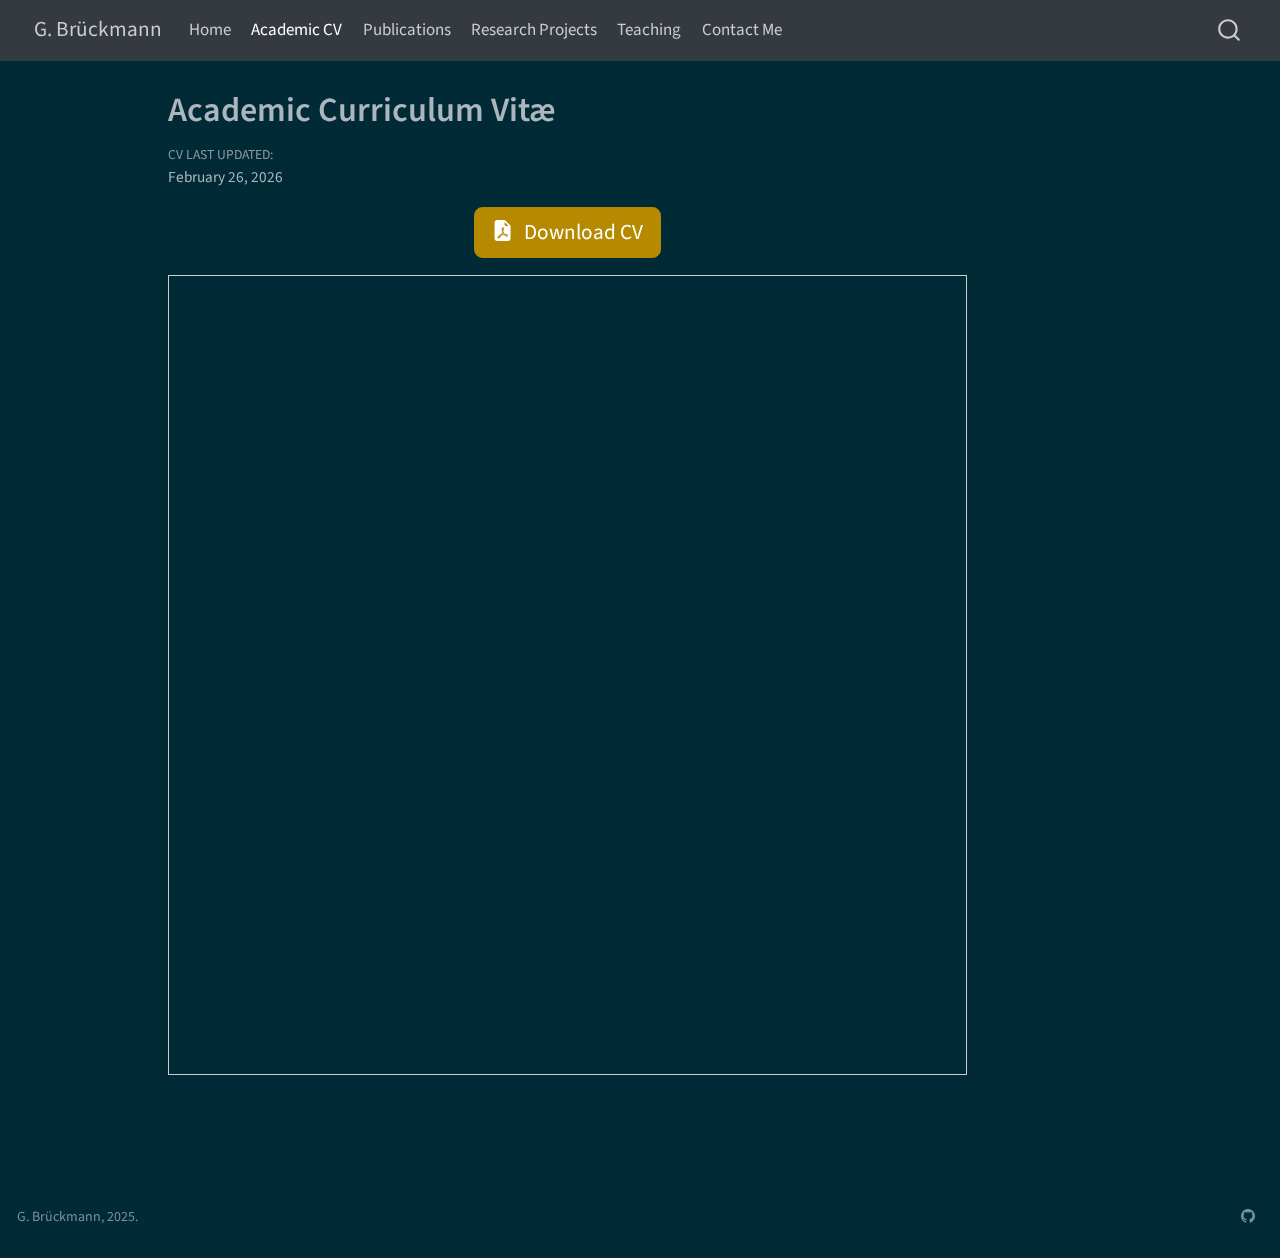
<file: docs/cv.html>
<!DOCTYPE html>
<html xmlns="http://www.w3.org/1999/xhtml" lang="en" xml:lang="en"><head>

<meta charset="utf-8">
<meta name="generator" content="quarto-1.8.25">

<meta name="viewport" content="width=device-width, initial-scale=1.0, user-scalable=yes">

<meta name="dcterms.date" content="2026-02-26">

<title>Academic Curriculum Vitæ – G. Brückmann</title>
<style>
code{white-space: pre-wrap;}
span.smallcaps{font-variant: small-caps;}
div.columns{display: flex; gap: min(4vw, 1.5em);}
div.column{flex: auto; overflow-x: auto;}
div.hanging-indent{margin-left: 1.5em; text-indent: -1.5em;}
ul.task-list{list-style: none;}
ul.task-list li input[type="checkbox"] {
  width: 0.8em;
  margin: 0 0.8em 0.2em -1em; /* quarto-specific, see https://github.com/quarto-dev/quarto-cli/issues/4556 */ 
  vertical-align: middle;
}
</style>


<script src="site_libs/quarto-nav/quarto-nav.js"></script>
<script src="site_libs/quarto-nav/headroom.min.js"></script>
<script src="site_libs/clipboard/clipboard.min.js"></script>
<script src="site_libs/quarto-search/autocomplete.umd.js"></script>
<script src="site_libs/quarto-search/fuse.min.js"></script>
<script src="site_libs/quarto-search/quarto-search.js"></script>
<meta name="quarto:offset" content="./">
<link href="./test2.svg" rel="icon" type="image/svg+xml">
<script src="site_libs/quarto-html/quarto.js" type="module"></script>
<script src="site_libs/quarto-html/tabsets/tabsets.js" type="module"></script>
<script src="site_libs/quarto-html/axe/axe-check.js" type="module"></script>
<script src="site_libs/quarto-html/popper.min.js"></script>
<script src="site_libs/quarto-html/tippy.umd.min.js"></script>
<script src="site_libs/quarto-html/anchor.min.js"></script>
<link href="site_libs/quarto-html/tippy.css" rel="stylesheet">
<link href="site_libs/quarto-html/quarto-syntax-highlighting-dark-707d8167ce6003fca903bfe2be84ab7f.css" rel="stylesheet" id="quarto-text-highlighting-styles">
<script src="site_libs/bootstrap/bootstrap.min.js"></script>
<link href="site_libs/bootstrap/bootstrap-icons.css" rel="stylesheet">
<link href="site_libs/bootstrap/bootstrap-445ff30f473745a4b54dfab4fb13ee75.min.css" rel="stylesheet" append-hash="true" id="quarto-bootstrap" data-mode="dark">
<script id="quarto-search-options" type="application/json">{
  "location": "navbar",
  "copy-button": false,
  "collapse-after": 3,
  "panel-placement": "end",
  "type": "overlay",
  "limit": 50,
  "keyboard-shortcut": [
    "f",
    "/",
    "s"
  ],
  "show-item-context": false,
  "language": {
    "search-no-results-text": "No results",
    "search-matching-documents-text": "matching documents",
    "search-copy-link-title": "Copy link to search",
    "search-hide-matches-text": "Hide additional matches",
    "search-more-match-text": "more match in this document",
    "search-more-matches-text": "more matches in this document",
    "search-clear-button-title": "Clear",
    "search-text-placeholder": "",
    "search-detached-cancel-button-title": "Cancel",
    "search-submit-button-title": "Submit",
    "search-label": "Search"
  }
}</script>


<link rel="stylesheet" href="styles.css">
</head>

<body class="nav-fixed quarto-light">

<div id="quarto-search-results"></div>
  <header id="quarto-header" class="headroom fixed-top">
    <nav class="navbar navbar-expand-lg " data-bs-theme="dark">
      <div class="navbar-container container-fluid">
      <div class="navbar-brand-container mx-auto">
    <a href="./index.html" class="navbar-brand navbar-brand-logo">
    </a>
    <a class="navbar-brand" href="./index.html">
    <span class="navbar-title">G. Brückmann</span>
    </a>
  </div>
            <div id="quarto-search" class="" title="Search"></div>
          <button class="navbar-toggler" type="button" data-bs-toggle="collapse" data-bs-target="#navbarCollapse" aria-controls="navbarCollapse" role="menu" aria-expanded="false" aria-label="Toggle navigation" onclick="if (window.quartoToggleHeadroom) { window.quartoToggleHeadroom(); }">
  <span class="navbar-toggler-icon"></span>
</button>
          <div class="collapse navbar-collapse" id="navbarCollapse">
            <ul class="navbar-nav navbar-nav-scroll me-auto">
  <li class="nav-item">
    <a class="nav-link" href="./index.html"> 
<span class="menu-text">Home</span></a>
  </li>  
  <li class="nav-item">
    <a class="nav-link active" href="./cv.html" aria-current="page"> 
<span class="menu-text">Academic CV</span></a>
  </li>  
  <li class="nav-item">
    <a class="nav-link" href="./publications.html"> 
<span class="menu-text">Publications</span></a>
  </li>  
  <li class="nav-item">
    <a class="nav-link" href="./projects.html"> 
<span class="menu-text">Research Projects</span></a>
  </li>  
  <li class="nav-item">
    <a class="nav-link" href="./teaching.html"> 
<span class="menu-text">Teaching</span></a>
  </li>  
  <li class="nav-item">
    <a class="nav-link" href="./contact.html"> 
<span class="menu-text">Contact Me</span></a>
  </li>  
</ul>
          </div> <!-- /navcollapse -->
            <div class="quarto-navbar-tools">
</div>
      </div> <!-- /container-fluid -->
    </nav>
</header>
<!-- content -->
<div id="quarto-content" class="quarto-container page-columns page-rows-contents page-layout-article page-navbar">
<!-- sidebar -->
<!-- margin-sidebar -->
    <div id="quarto-margin-sidebar" class="sidebar margin-sidebar zindex-bottom">
        
    </div>
<!-- main -->
<main class="content" id="quarto-document-content">

<header id="title-block-header" class="quarto-title-block default">
<div class="quarto-title">
<h1 class="title">Academic Curriculum Vitæ</h1>
</div>



<div class="quarto-title-meta">

    
    <div>
    <div class="quarto-title-meta-heading">CV last updated:</div>
    <div class="quarto-title-meta-contents">
      <p class="date">February 26, 2026</p>
    </div>
  </div>
  
    
  </div>
  


</header>


<div><p class="text-center">
  <a class="btn btn-primary btn-lg cv-download" href="https://github.com/brueckmann/brueckmann.github.io/blob/main/docs/CV_GBrueckmann.pdf?raw=True" target="_blank">
<i class="bi bi-file-earmark-pdf-fill"></i> Download CV
</a>
</p>
<iframe src="https://nbviewer.org/github/brueckmann/brueckmann.github.io/blob/main/CV_GBrueckmann.pdf" type="application/pdf" width="100%" height="800" style="border: 1px solid #ccc;"></iframe>
<br>
</div>
<p></p>



<a onclick="window.scrollTo(0, 0); return false;" role="button" id="quarto-back-to-top"><i class="bi bi-arrow-up"></i> Back to top</a></main> <!-- /main -->
<script id="quarto-html-after-body" type="application/javascript">
  window.document.addEventListener("DOMContentLoaded", function (event) {
    const icon = "";
    const anchorJS = new window.AnchorJS();
    anchorJS.options = {
      placement: 'right',
      icon: icon
    };
    anchorJS.add('.anchored');
    const isCodeAnnotation = (el) => {
      for (const clz of el.classList) {
        if (clz.startsWith('code-annotation-')) {                     
          return true;
        }
      }
      return false;
    }
    const onCopySuccess = function(e) {
      // button target
      const button = e.trigger;
      // don't keep focus
      button.blur();
      // flash "checked"
      button.classList.add('code-copy-button-checked');
      var currentTitle = button.getAttribute("title");
      button.setAttribute("title", "Copied!");
      let tooltip;
      if (window.bootstrap) {
        button.setAttribute("data-bs-toggle", "tooltip");
        button.setAttribute("data-bs-placement", "left");
        button.setAttribute("data-bs-title", "Copied!");
        tooltip = new bootstrap.Tooltip(button, 
          { trigger: "manual", 
            customClass: "code-copy-button-tooltip",
            offset: [0, -8]});
        tooltip.show();    
      }
      setTimeout(function() {
        if (tooltip) {
          tooltip.hide();
          button.removeAttribute("data-bs-title");
          button.removeAttribute("data-bs-toggle");
          button.removeAttribute("data-bs-placement");
        }
        button.setAttribute("title", currentTitle);
        button.classList.remove('code-copy-button-checked');
      }, 1000);
      // clear code selection
      e.clearSelection();
    }
    const getTextToCopy = function(trigger) {
      const outerScaffold = trigger.parentElement.cloneNode(true);
      const codeEl = outerScaffold.querySelector('code');
      for (const childEl of codeEl.children) {
        if (isCodeAnnotation(childEl)) {
          childEl.remove();
        }
      }
      return codeEl.innerText;
    }
    const clipboard = new window.ClipboardJS('.code-copy-button:not([data-in-quarto-modal])', {
      text: getTextToCopy
    });
    clipboard.on('success', onCopySuccess);
    if (window.document.getElementById('quarto-embedded-source-code-modal')) {
      const clipboardModal = new window.ClipboardJS('.code-copy-button[data-in-quarto-modal]', {
        text: getTextToCopy,
        container: window.document.getElementById('quarto-embedded-source-code-modal')
      });
      clipboardModal.on('success', onCopySuccess);
    }
      var localhostRegex = new RegExp(/^(?:http|https):\/\/localhost\:?[0-9]*\//);
      var mailtoRegex = new RegExp(/^mailto:/);
        var filterRegex = new RegExp('/' + window.location.host + '/');
      var isInternal = (href) => {
          return filterRegex.test(href) || localhostRegex.test(href) || mailtoRegex.test(href);
      }
      // Inspect non-navigation links and adorn them if external
     var links = window.document.querySelectorAll('a[href]:not(.nav-link):not(.navbar-brand):not(.toc-action):not(.sidebar-link):not(.sidebar-item-toggle):not(.pagination-link):not(.no-external):not([aria-hidden]):not(.dropdown-item):not(.quarto-navigation-tool):not(.about-link)');
      for (var i=0; i<links.length; i++) {
        const link = links[i];
        if (!isInternal(link.href)) {
          // undo the damage that might have been done by quarto-nav.js in the case of
          // links that we want to consider external
          if (link.dataset.originalHref !== undefined) {
            link.href = link.dataset.originalHref;
          }
        }
      }
    function tippyHover(el, contentFn, onTriggerFn, onUntriggerFn) {
      const config = {
        allowHTML: true,
        maxWidth: 500,
        delay: 100,
        arrow: false,
        appendTo: function(el) {
            return el.parentElement;
        },
        interactive: true,
        interactiveBorder: 10,
        theme: 'quarto',
        placement: 'bottom-start',
      };
      if (contentFn) {
        config.content = contentFn;
      }
      if (onTriggerFn) {
        config.onTrigger = onTriggerFn;
      }
      if (onUntriggerFn) {
        config.onUntrigger = onUntriggerFn;
      }
      window.tippy(el, config); 
    }
    const noterefs = window.document.querySelectorAll('a[role="doc-noteref"]');
    for (var i=0; i<noterefs.length; i++) {
      const ref = noterefs[i];
      tippyHover(ref, function() {
        // use id or data attribute instead here
        let href = ref.getAttribute('data-footnote-href') || ref.getAttribute('href');
        try { href = new URL(href).hash; } catch {}
        const id = href.replace(/^#\/?/, "");
        const note = window.document.getElementById(id);
        if (note) {
          return note.innerHTML;
        } else {
          return "";
        }
      });
    }
    const xrefs = window.document.querySelectorAll('a.quarto-xref');
    const processXRef = (id, note) => {
      // Strip column container classes
      const stripColumnClz = (el) => {
        el.classList.remove("page-full", "page-columns");
        if (el.children) {
          for (const child of el.children) {
            stripColumnClz(child);
          }
        }
      }
      stripColumnClz(note)
      if (id === null || id.startsWith('sec-')) {
        // Special case sections, only their first couple elements
        const container = document.createElement("div");
        if (note.children && note.children.length > 2) {
          container.appendChild(note.children[0].cloneNode(true));
          for (let i = 1; i < note.children.length; i++) {
            const child = note.children[i];
            if (child.tagName === "P" && child.innerText === "") {
              continue;
            } else {
              container.appendChild(child.cloneNode(true));
              break;
            }
          }
          if (window.Quarto?.typesetMath) {
            window.Quarto.typesetMath(container);
          }
          return container.innerHTML
        } else {
          if (window.Quarto?.typesetMath) {
            window.Quarto.typesetMath(note);
          }
          return note.innerHTML;
        }
      } else {
        // Remove any anchor links if they are present
        const anchorLink = note.querySelector('a.anchorjs-link');
        if (anchorLink) {
          anchorLink.remove();
        }
        if (window.Quarto?.typesetMath) {
          window.Quarto.typesetMath(note);
        }
        if (note.classList.contains("callout")) {
          return note.outerHTML;
        } else {
          return note.innerHTML;
        }
      }
    }
    for (var i=0; i<xrefs.length; i++) {
      const xref = xrefs[i];
      tippyHover(xref, undefined, function(instance) {
        instance.disable();
        let url = xref.getAttribute('href');
        let hash = undefined; 
        if (url.startsWith('#')) {
          hash = url;
        } else {
          try { hash = new URL(url).hash; } catch {}
        }
        if (hash) {
          const id = hash.replace(/^#\/?/, "");
          const note = window.document.getElementById(id);
          if (note !== null) {
            try {
              const html = processXRef(id, note.cloneNode(true));
              instance.setContent(html);
            } finally {
              instance.enable();
              instance.show();
            }
          } else {
            // See if we can fetch this
            fetch(url.split('#')[0])
            .then(res => res.text())
            .then(html => {
              const parser = new DOMParser();
              const htmlDoc = parser.parseFromString(html, "text/html");
              const note = htmlDoc.getElementById(id);
              if (note !== null) {
                const html = processXRef(id, note);
                instance.setContent(html);
              } 
            }).finally(() => {
              instance.enable();
              instance.show();
            });
          }
        } else {
          // See if we can fetch a full url (with no hash to target)
          // This is a special case and we should probably do some content thinning / targeting
          fetch(url)
          .then(res => res.text())
          .then(html => {
            const parser = new DOMParser();
            const htmlDoc = parser.parseFromString(html, "text/html");
            const note = htmlDoc.querySelector('main.content');
            if (note !== null) {
              // This should only happen for chapter cross references
              // (since there is no id in the URL)
              // remove the first header
              if (note.children.length > 0 && note.children[0].tagName === "HEADER") {
                note.children[0].remove();
              }
              const html = processXRef(null, note);
              instance.setContent(html);
            } 
          }).finally(() => {
            instance.enable();
            instance.show();
          });
        }
      }, function(instance) {
      });
    }
        let selectedAnnoteEl;
        const selectorForAnnotation = ( cell, annotation) => {
          let cellAttr = 'data-code-cell="' + cell + '"';
          let lineAttr = 'data-code-annotation="' +  annotation + '"';
          const selector = 'span[' + cellAttr + '][' + lineAttr + ']';
          return selector;
        }
        const selectCodeLines = (annoteEl) => {
          const doc = window.document;
          const targetCell = annoteEl.getAttribute("data-target-cell");
          const targetAnnotation = annoteEl.getAttribute("data-target-annotation");
          const annoteSpan = window.document.querySelector(selectorForAnnotation(targetCell, targetAnnotation));
          const lines = annoteSpan.getAttribute("data-code-lines").split(",");
          const lineIds = lines.map((line) => {
            return targetCell + "-" + line;
          })
          let top = null;
          let height = null;
          let parent = null;
          if (lineIds.length > 0) {
              //compute the position of the single el (top and bottom and make a div)
              const el = window.document.getElementById(lineIds[0]);
              top = el.offsetTop;
              height = el.offsetHeight;
              parent = el.parentElement.parentElement;
            if (lineIds.length > 1) {
              const lastEl = window.document.getElementById(lineIds[lineIds.length - 1]);
              const bottom = lastEl.offsetTop + lastEl.offsetHeight;
              height = bottom - top;
            }
            if (top !== null && height !== null && parent !== null) {
              // cook up a div (if necessary) and position it 
              let div = window.document.getElementById("code-annotation-line-highlight");
              if (div === null) {
                div = window.document.createElement("div");
                div.setAttribute("id", "code-annotation-line-highlight");
                div.style.position = 'absolute';
                parent.appendChild(div);
              }
              div.style.top = top - 2 + "px";
              div.style.height = height + 4 + "px";
              div.style.left = 0;
              let gutterDiv = window.document.getElementById("code-annotation-line-highlight-gutter");
              if (gutterDiv === null) {
                gutterDiv = window.document.createElement("div");
                gutterDiv.setAttribute("id", "code-annotation-line-highlight-gutter");
                gutterDiv.style.position = 'absolute';
                const codeCell = window.document.getElementById(targetCell);
                const gutter = codeCell.querySelector('.code-annotation-gutter');
                gutter.appendChild(gutterDiv);
              }
              gutterDiv.style.top = top - 2 + "px";
              gutterDiv.style.height = height + 4 + "px";
            }
            selectedAnnoteEl = annoteEl;
          }
        };
        const unselectCodeLines = () => {
          const elementsIds = ["code-annotation-line-highlight", "code-annotation-line-highlight-gutter"];
          elementsIds.forEach((elId) => {
            const div = window.document.getElementById(elId);
            if (div) {
              div.remove();
            }
          });
          selectedAnnoteEl = undefined;
        };
          // Handle positioning of the toggle
      window.addEventListener(
        "resize",
        throttle(() => {
          elRect = undefined;
          if (selectedAnnoteEl) {
            selectCodeLines(selectedAnnoteEl);
          }
        }, 10)
      );
      function throttle(fn, ms) {
      let throttle = false;
      let timer;
        return (...args) => {
          if(!throttle) { // first call gets through
              fn.apply(this, args);
              throttle = true;
          } else { // all the others get throttled
              if(timer) clearTimeout(timer); // cancel #2
              timer = setTimeout(() => {
                fn.apply(this, args);
                timer = throttle = false;
              }, ms);
          }
        };
      }
        // Attach click handler to the DT
        const annoteDls = window.document.querySelectorAll('dt[data-target-cell]');
        for (const annoteDlNode of annoteDls) {
          annoteDlNode.addEventListener('click', (event) => {
            const clickedEl = event.target;
            if (clickedEl !== selectedAnnoteEl) {
              unselectCodeLines();
              const activeEl = window.document.querySelector('dt[data-target-cell].code-annotation-active');
              if (activeEl) {
                activeEl.classList.remove('code-annotation-active');
              }
              selectCodeLines(clickedEl);
              clickedEl.classList.add('code-annotation-active');
            } else {
              // Unselect the line
              unselectCodeLines();
              clickedEl.classList.remove('code-annotation-active');
            }
          });
        }
    const findCites = (el) => {
      const parentEl = el.parentElement;
      if (parentEl) {
        const cites = parentEl.dataset.cites;
        if (cites) {
          return {
            el,
            cites: cites.split(' ')
          };
        } else {
          return findCites(el.parentElement)
        }
      } else {
        return undefined;
      }
    };
    var bibliorefs = window.document.querySelectorAll('a[role="doc-biblioref"]');
    for (var i=0; i<bibliorefs.length; i++) {
      const ref = bibliorefs[i];
      const citeInfo = findCites(ref);
      if (citeInfo) {
        tippyHover(citeInfo.el, function() {
          var popup = window.document.createElement('div');
          citeInfo.cites.forEach(function(cite) {
            var citeDiv = window.document.createElement('div');
            citeDiv.classList.add('hanging-indent');
            citeDiv.classList.add('csl-entry');
            var biblioDiv = window.document.getElementById('ref-' + cite);
            if (biblioDiv) {
              citeDiv.innerHTML = biblioDiv.innerHTML;
            }
            popup.appendChild(citeDiv);
          });
          return popup.innerHTML;
        });
      }
    }
  });
  </script>
</div> <!-- /content -->
<footer class="footer">
  <div class="nav-footer">
    <div class="nav-footer-left">
<p>G. Brückmann, 2025.</p>
</div>   
    <div class="nav-footer-center">
      &nbsp;
    </div>
    <div class="nav-footer-right">
      <ul class="footer-items list-unstyled">
    <li class="nav-item compact">
    <a class="nav-link" href="https://github.com/brueckmann/brueckmann.github.io">
      <i class="bi bi-github" role="img">
</i> 
    </a>
  </li>  
</ul>
    </div>
  </div>
</footer>




</body></html>
</file>
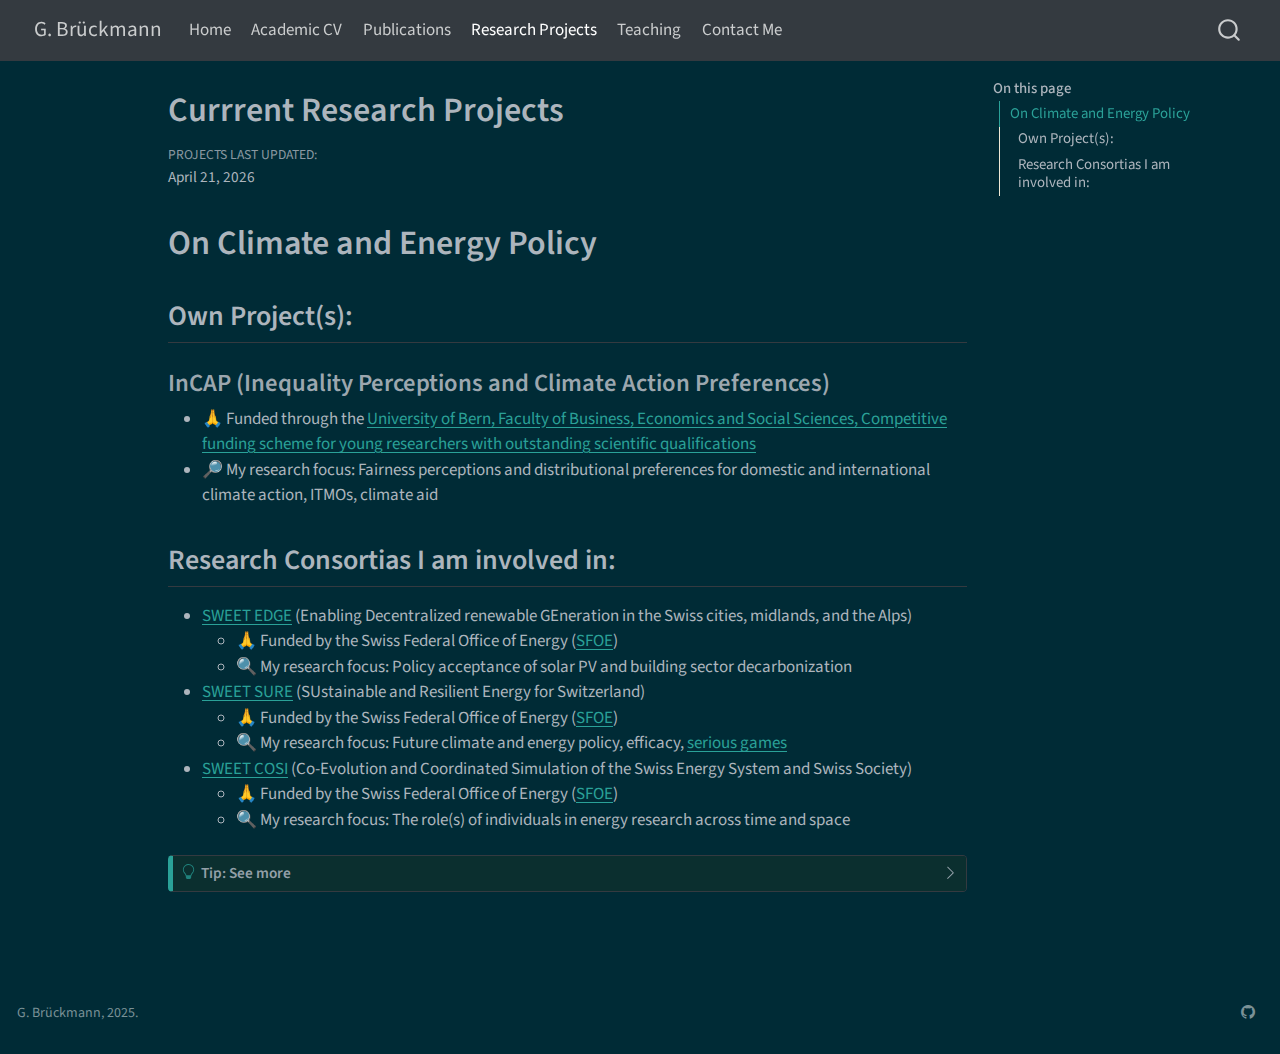
<file: docs/projects.html>
<!DOCTYPE html>
<html xmlns="http://www.w3.org/1999/xhtml" lang="en" xml:lang="en"><head>

<meta charset="utf-8">
<meta name="generator" content="quarto-1.8.25">

<meta name="viewport" content="width=device-width, initial-scale=1.0, user-scalable=yes">

<meta name="dcterms.date" content="2026-04-21">

<title>Currrent Research Projects – G. Brückmann</title>
<style>
code{white-space: pre-wrap;}
span.smallcaps{font-variant: small-caps;}
div.columns{display: flex; gap: min(4vw, 1.5em);}
div.column{flex: auto; overflow-x: auto;}
div.hanging-indent{margin-left: 1.5em; text-indent: -1.5em;}
ul.task-list{list-style: none;}
ul.task-list li input[type="checkbox"] {
  width: 0.8em;
  margin: 0 0.8em 0.2em -1em; /* quarto-specific, see https://github.com/quarto-dev/quarto-cli/issues/4556 */ 
  vertical-align: middle;
}
</style>


<script src="site_libs/quarto-nav/quarto-nav.js"></script>
<script src="site_libs/quarto-nav/headroom.min.js"></script>
<script src="site_libs/clipboard/clipboard.min.js"></script>
<script src="site_libs/quarto-search/autocomplete.umd.js"></script>
<script src="site_libs/quarto-search/fuse.min.js"></script>
<script src="site_libs/quarto-search/quarto-search.js"></script>
<meta name="quarto:offset" content="./">
<link href="./test2.svg" rel="icon" type="image/svg+xml">
<script src="site_libs/quarto-html/quarto.js" type="module"></script>
<script src="site_libs/quarto-html/tabsets/tabsets.js" type="module"></script>
<script src="site_libs/quarto-html/axe/axe-check.js" type="module"></script>
<script src="site_libs/quarto-html/popper.min.js"></script>
<script src="site_libs/quarto-html/tippy.umd.min.js"></script>
<script src="site_libs/quarto-html/anchor.min.js"></script>
<link href="site_libs/quarto-html/tippy.css" rel="stylesheet">
<link href="site_libs/quarto-html/quarto-syntax-highlighting-dark-707d8167ce6003fca903bfe2be84ab7f.css" rel="stylesheet" id="quarto-text-highlighting-styles">
<script src="site_libs/bootstrap/bootstrap.min.js"></script>
<link href="site_libs/bootstrap/bootstrap-icons.css" rel="stylesheet">
<link href="site_libs/bootstrap/bootstrap-445ff30f473745a4b54dfab4fb13ee75.min.css" rel="stylesheet" append-hash="true" id="quarto-bootstrap" data-mode="dark">
<script id="quarto-search-options" type="application/json">{
  "location": "navbar",
  "copy-button": false,
  "collapse-after": 3,
  "panel-placement": "end",
  "type": "overlay",
  "limit": 50,
  "keyboard-shortcut": [
    "f",
    "/",
    "s"
  ],
  "show-item-context": false,
  "language": {
    "search-no-results-text": "No results",
    "search-matching-documents-text": "matching documents",
    "search-copy-link-title": "Copy link to search",
    "search-hide-matches-text": "Hide additional matches",
    "search-more-match-text": "more match in this document",
    "search-more-matches-text": "more matches in this document",
    "search-clear-button-title": "Clear",
    "search-text-placeholder": "",
    "search-detached-cancel-button-title": "Cancel",
    "search-submit-button-title": "Submit",
    "search-label": "Search"
  }
}</script>


<link rel="stylesheet" href="styles.css">
</head>

<body class="nav-fixed quarto-light">

<div id="quarto-search-results"></div>
  <header id="quarto-header" class="headroom fixed-top">
    <nav class="navbar navbar-expand-lg " data-bs-theme="dark">
      <div class="navbar-container container-fluid">
      <div class="navbar-brand-container mx-auto">
    <a href="./index.html" class="navbar-brand navbar-brand-logo">
    </a>
    <a class="navbar-brand" href="./index.html">
    <span class="navbar-title">G. Brückmann</span>
    </a>
  </div>
            <div id="quarto-search" class="" title="Search"></div>
          <button class="navbar-toggler" type="button" data-bs-toggle="collapse" data-bs-target="#navbarCollapse" aria-controls="navbarCollapse" role="menu" aria-expanded="false" aria-label="Toggle navigation" onclick="if (window.quartoToggleHeadroom) { window.quartoToggleHeadroom(); }">
  <span class="navbar-toggler-icon"></span>
</button>
          <div class="collapse navbar-collapse" id="navbarCollapse">
            <ul class="navbar-nav navbar-nav-scroll me-auto">
  <li class="nav-item">
    <a class="nav-link" href="./index.html"> 
<span class="menu-text">Home</span></a>
  </li>  
  <li class="nav-item">
    <a class="nav-link" href="./cv.html"> 
<span class="menu-text">Academic CV</span></a>
  </li>  
  <li class="nav-item">
    <a class="nav-link" href="./publications.html"> 
<span class="menu-text">Publications</span></a>
  </li>  
  <li class="nav-item">
    <a class="nav-link active" href="./projects.html" aria-current="page"> 
<span class="menu-text">Research Projects</span></a>
  </li>  
  <li class="nav-item">
    <a class="nav-link" href="./teaching.html"> 
<span class="menu-text">Teaching</span></a>
  </li>  
  <li class="nav-item">
    <a class="nav-link" href="./contact.html"> 
<span class="menu-text">Contact Me</span></a>
  </li>  
</ul>
          </div> <!-- /navcollapse -->
            <div class="quarto-navbar-tools">
</div>
      </div> <!-- /container-fluid -->
    </nav>
</header>
<!-- content -->
<div id="quarto-content" class="quarto-container page-columns page-rows-contents page-layout-article page-navbar">
<!-- sidebar -->
<!-- margin-sidebar -->
    <div id="quarto-margin-sidebar" class="sidebar margin-sidebar">
        <nav id="TOC" role="doc-toc" class="toc-active">
    <h2 id="toc-title">On this page</h2>
   
  <ul class="collapse">
  <li><a href="#on-climate-and-energy-policy" id="toc-on-climate-and-energy-policy" class="nav-link active" data-scroll-target="#on-climate-and-energy-policy">On Climate and Energy Policy</a>
  <ul class="collapse">
  <li><a href="#own-projects" id="toc-own-projects" class="nav-link" data-scroll-target="#own-projects">Own Project(s):</a></li>
  <li><a href="#research-consortias-i-am-involved-in" id="toc-research-consortias-i-am-involved-in" class="nav-link" data-scroll-target="#research-consortias-i-am-involved-in">Research Consortias I am involved in:</a></li>
  </ul></li>
  </ul>
</nav>
    </div>
<!-- main -->
<main class="content" id="quarto-document-content">

<header id="title-block-header" class="quarto-title-block default">
<div class="quarto-title">
<h1 class="title">Currrent Research Projects</h1>
</div>



<div class="quarto-title-meta">

    
    <div>
    <div class="quarto-title-meta-heading">Projects last updated:</div>
    <div class="quarto-title-meta-contents">
      <p class="date">April 21, 2026</p>
    </div>
  </div>
  
    
  </div>
  


</header>


<section id="on-climate-and-energy-policy" class="level1">
<h1>On Climate and Energy Policy</h1>
<section id="own-projects" class="level2">
<h2 class="anchored" data-anchor-id="own-projects">Own Project(s):</h2>
<section id="incap-inequality-perceptions-and-climate-action-preferences" class="level3">
<h3 class="anchored" data-anchor-id="incap-inequality-perceptions-and-climate-action-preferences">InCAP (Inequality Perceptions and Climate Action Preferences)</h3>
<ul>
<li>🙏 Funded through the <a href="https://www.wiso.unibe.ch/ueber_uns/gleichstellung_und_nachwuchsfoerderung/foerdermassnahmen/kompetitives_foerdergefaess_fuer_nachwuchsforschende_mit_herausragender_wissenschaftlicher_qualifizierung/index_ger.html">University of Bern, Faculty of Business, Economics and Social Sciences, Competitive funding scheme for young researchers with outstanding scientific qualifications</a></li>
<li>🔎 My research focus: Fairness perceptions and distributional preferences for domestic and international climate action, ITMOs, climate aid</li>
</ul>
</section>
</section>
<section id="research-consortias-i-am-involved-in" class="level2">
<h2 class="anchored" data-anchor-id="research-consortias-i-am-involved-in">Research Consortias I am involved in:</h2>
<ul>
<li><a href="https://www.sweet-edge.ch/en/home/">SWEET EDGE</a> (Enabling Decentralized renewable GEneration in the Swiss cities, midlands, and the Alps)
<ul>
<li>🙏 Funded by the Swiss Federal Office of Energy (<a href="https://www.bfe.admin.ch/bfe/en/home/research-and-cleantech/funding-program-sweet.html/">SFOE</a>)</li>
<li>🔍 My research focus: Policy acceptance of solar PV and building sector decarbonization</li>
</ul></li>
<li><a href="https://sweet-sure.ch/">SWEET SURE</a> (SUstainable and Resilient Energy for Switzerland)
<ul>
<li>🙏 Funded by the Swiss Federal Office of Energy (<a href="https://www.bfe.admin.ch/bfe/en/home/research-and-cleantech/funding-program-sweet.html/">SFOE</a>)</li>
<li>🔍 My research focus: Future climate and energy policy, efficacy, <a href="https://github.com/brueckmann/CEGames">serious games</a></li>
</ul></li>
<li><a href="https://sweet-cosi.ch/">SWEET COSI</a> (Co-Evolution and Coordinated Simulation of the Swiss Energy System and Swiss Society)
<ul>
<li>🙏 Funded by the Swiss Federal Office of Energy (<a href="https://www.bfe.admin.ch/bfe/en/home/research-and-cleantech/funding-program-sweet.html/">SFOE</a>)</li>
<li>🔍 My research focus: The role(s) of individuals in energy research across time and space</li>
</ul></li>
</ul>
<div class="callout callout-style-default callout-tip callout-titled">
<div class="callout-header d-flex align-content-center collapsed" data-bs-toggle="collapse" data-bs-target=".callout-1-contents" aria-controls="callout-1" aria-expanded="false" aria-label="Toggle callout">
<div class="callout-icon-container">
<i class="callout-icon"></i>
</div>
<div class="callout-title-container flex-fill">
<span class="screen-reader-only">Tip</span>Tip: See more
</div>
<div class="callout-btn-toggle d-inline-block border-0 py-1 ps-1 pe-0 float-end"><i class="callout-toggle"></i></div>
</div>
<div id="callout-1" class="callout-1-contents callout-collapse collapse">
<div class="callout-body-container callout-body">
<p>Former research projects can be found in my <a href="https://github.com/brueckmann/brueckmann.github.io/blob/main/docs/CV_GBrueckmann.pdf?raw=True">CV</a> on the dedicated page: <a href="https://brueckmann.github.io/cv.html">https://brueckmann.github.io/cv.html</a></p>
</div>
</div>
</div>


</section>
</section>

<a onclick="window.scrollTo(0, 0); return false;" role="button" id="quarto-back-to-top"><i class="bi bi-arrow-up"></i> Back to top</a></main> <!-- /main -->
<script id="quarto-html-after-body" type="application/javascript">
  window.document.addEventListener("DOMContentLoaded", function (event) {
    const icon = "";
    const anchorJS = new window.AnchorJS();
    anchorJS.options = {
      placement: 'right',
      icon: icon
    };
    anchorJS.add('.anchored');
    const isCodeAnnotation = (el) => {
      for (const clz of el.classList) {
        if (clz.startsWith('code-annotation-')) {                     
          return true;
        }
      }
      return false;
    }
    const onCopySuccess = function(e) {
      // button target
      const button = e.trigger;
      // don't keep focus
      button.blur();
      // flash "checked"
      button.classList.add('code-copy-button-checked');
      var currentTitle = button.getAttribute("title");
      button.setAttribute("title", "Copied!");
      let tooltip;
      if (window.bootstrap) {
        button.setAttribute("data-bs-toggle", "tooltip");
        button.setAttribute("data-bs-placement", "left");
        button.setAttribute("data-bs-title", "Copied!");
        tooltip = new bootstrap.Tooltip(button, 
          { trigger: "manual", 
            customClass: "code-copy-button-tooltip",
            offset: [0, -8]});
        tooltip.show();    
      }
      setTimeout(function() {
        if (tooltip) {
          tooltip.hide();
          button.removeAttribute("data-bs-title");
          button.removeAttribute("data-bs-toggle");
          button.removeAttribute("data-bs-placement");
        }
        button.setAttribute("title", currentTitle);
        button.classList.remove('code-copy-button-checked');
      }, 1000);
      // clear code selection
      e.clearSelection();
    }
    const getTextToCopy = function(trigger) {
      const outerScaffold = trigger.parentElement.cloneNode(true);
      const codeEl = outerScaffold.querySelector('code');
      for (const childEl of codeEl.children) {
        if (isCodeAnnotation(childEl)) {
          childEl.remove();
        }
      }
      return codeEl.innerText;
    }
    const clipboard = new window.ClipboardJS('.code-copy-button:not([data-in-quarto-modal])', {
      text: getTextToCopy
    });
    clipboard.on('success', onCopySuccess);
    if (window.document.getElementById('quarto-embedded-source-code-modal')) {
      const clipboardModal = new window.ClipboardJS('.code-copy-button[data-in-quarto-modal]', {
        text: getTextToCopy,
        container: window.document.getElementById('quarto-embedded-source-code-modal')
      });
      clipboardModal.on('success', onCopySuccess);
    }
      var localhostRegex = new RegExp(/^(?:http|https):\/\/localhost\:?[0-9]*\//);
      var mailtoRegex = new RegExp(/^mailto:/);
        var filterRegex = new RegExp('/' + window.location.host + '/');
      var isInternal = (href) => {
          return filterRegex.test(href) || localhostRegex.test(href) || mailtoRegex.test(href);
      }
      // Inspect non-navigation links and adorn them if external
     var links = window.document.querySelectorAll('a[href]:not(.nav-link):not(.navbar-brand):not(.toc-action):not(.sidebar-link):not(.sidebar-item-toggle):not(.pagination-link):not(.no-external):not([aria-hidden]):not(.dropdown-item):not(.quarto-navigation-tool):not(.about-link)');
      for (var i=0; i<links.length; i++) {
        const link = links[i];
        if (!isInternal(link.href)) {
          // undo the damage that might have been done by quarto-nav.js in the case of
          // links that we want to consider external
          if (link.dataset.originalHref !== undefined) {
            link.href = link.dataset.originalHref;
          }
        }
      }
    function tippyHover(el, contentFn, onTriggerFn, onUntriggerFn) {
      const config = {
        allowHTML: true,
        maxWidth: 500,
        delay: 100,
        arrow: false,
        appendTo: function(el) {
            return el.parentElement;
        },
        interactive: true,
        interactiveBorder: 10,
        theme: 'quarto',
        placement: 'bottom-start',
      };
      if (contentFn) {
        config.content = contentFn;
      }
      if (onTriggerFn) {
        config.onTrigger = onTriggerFn;
      }
      if (onUntriggerFn) {
        config.onUntrigger = onUntriggerFn;
      }
      window.tippy(el, config); 
    }
    const noterefs = window.document.querySelectorAll('a[role="doc-noteref"]');
    for (var i=0; i<noterefs.length; i++) {
      const ref = noterefs[i];
      tippyHover(ref, function() {
        // use id or data attribute instead here
        let href = ref.getAttribute('data-footnote-href') || ref.getAttribute('href');
        try { href = new URL(href).hash; } catch {}
        const id = href.replace(/^#\/?/, "");
        const note = window.document.getElementById(id);
        if (note) {
          return note.innerHTML;
        } else {
          return "";
        }
      });
    }
    const xrefs = window.document.querySelectorAll('a.quarto-xref');
    const processXRef = (id, note) => {
      // Strip column container classes
      const stripColumnClz = (el) => {
        el.classList.remove("page-full", "page-columns");
        if (el.children) {
          for (const child of el.children) {
            stripColumnClz(child);
          }
        }
      }
      stripColumnClz(note)
      if (id === null || id.startsWith('sec-')) {
        // Special case sections, only their first couple elements
        const container = document.createElement("div");
        if (note.children && note.children.length > 2) {
          container.appendChild(note.children[0].cloneNode(true));
          for (let i = 1; i < note.children.length; i++) {
            const child = note.children[i];
            if (child.tagName === "P" && child.innerText === "") {
              continue;
            } else {
              container.appendChild(child.cloneNode(true));
              break;
            }
          }
          if (window.Quarto?.typesetMath) {
            window.Quarto.typesetMath(container);
          }
          return container.innerHTML
        } else {
          if (window.Quarto?.typesetMath) {
            window.Quarto.typesetMath(note);
          }
          return note.innerHTML;
        }
      } else {
        // Remove any anchor links if they are present
        const anchorLink = note.querySelector('a.anchorjs-link');
        if (anchorLink) {
          anchorLink.remove();
        }
        if (window.Quarto?.typesetMath) {
          window.Quarto.typesetMath(note);
        }
        if (note.classList.contains("callout")) {
          return note.outerHTML;
        } else {
          return note.innerHTML;
        }
      }
    }
    for (var i=0; i<xrefs.length; i++) {
      const xref = xrefs[i];
      tippyHover(xref, undefined, function(instance) {
        instance.disable();
        let url = xref.getAttribute('href');
        let hash = undefined; 
        if (url.startsWith('#')) {
          hash = url;
        } else {
          try { hash = new URL(url).hash; } catch {}
        }
        if (hash) {
          const id = hash.replace(/^#\/?/, "");
          const note = window.document.getElementById(id);
          if (note !== null) {
            try {
              const html = processXRef(id, note.cloneNode(true));
              instance.setContent(html);
            } finally {
              instance.enable();
              instance.show();
            }
          } else {
            // See if we can fetch this
            fetch(url.split('#')[0])
            .then(res => res.text())
            .then(html => {
              const parser = new DOMParser();
              const htmlDoc = parser.parseFromString(html, "text/html");
              const note = htmlDoc.getElementById(id);
              if (note !== null) {
                const html = processXRef(id, note);
                instance.setContent(html);
              } 
            }).finally(() => {
              instance.enable();
              instance.show();
            });
          }
        } else {
          // See if we can fetch a full url (with no hash to target)
          // This is a special case and we should probably do some content thinning / targeting
          fetch(url)
          .then(res => res.text())
          .then(html => {
            const parser = new DOMParser();
            const htmlDoc = parser.parseFromString(html, "text/html");
            const note = htmlDoc.querySelector('main.content');
            if (note !== null) {
              // This should only happen for chapter cross references
              // (since there is no id in the URL)
              // remove the first header
              if (note.children.length > 0 && note.children[0].tagName === "HEADER") {
                note.children[0].remove();
              }
              const html = processXRef(null, note);
              instance.setContent(html);
            } 
          }).finally(() => {
            instance.enable();
            instance.show();
          });
        }
      }, function(instance) {
      });
    }
        let selectedAnnoteEl;
        const selectorForAnnotation = ( cell, annotation) => {
          let cellAttr = 'data-code-cell="' + cell + '"';
          let lineAttr = 'data-code-annotation="' +  annotation + '"';
          const selector = 'span[' + cellAttr + '][' + lineAttr + ']';
          return selector;
        }
        const selectCodeLines = (annoteEl) => {
          const doc = window.document;
          const targetCell = annoteEl.getAttribute("data-target-cell");
          const targetAnnotation = annoteEl.getAttribute("data-target-annotation");
          const annoteSpan = window.document.querySelector(selectorForAnnotation(targetCell, targetAnnotation));
          const lines = annoteSpan.getAttribute("data-code-lines").split(",");
          const lineIds = lines.map((line) => {
            return targetCell + "-" + line;
          })
          let top = null;
          let height = null;
          let parent = null;
          if (lineIds.length > 0) {
              //compute the position of the single el (top and bottom and make a div)
              const el = window.document.getElementById(lineIds[0]);
              top = el.offsetTop;
              height = el.offsetHeight;
              parent = el.parentElement.parentElement;
            if (lineIds.length > 1) {
              const lastEl = window.document.getElementById(lineIds[lineIds.length - 1]);
              const bottom = lastEl.offsetTop + lastEl.offsetHeight;
              height = bottom - top;
            }
            if (top !== null && height !== null && parent !== null) {
              // cook up a div (if necessary) and position it 
              let div = window.document.getElementById("code-annotation-line-highlight");
              if (div === null) {
                div = window.document.createElement("div");
                div.setAttribute("id", "code-annotation-line-highlight");
                div.style.position = 'absolute';
                parent.appendChild(div);
              }
              div.style.top = top - 2 + "px";
              div.style.height = height + 4 + "px";
              div.style.left = 0;
              let gutterDiv = window.document.getElementById("code-annotation-line-highlight-gutter");
              if (gutterDiv === null) {
                gutterDiv = window.document.createElement("div");
                gutterDiv.setAttribute("id", "code-annotation-line-highlight-gutter");
                gutterDiv.style.position = 'absolute';
                const codeCell = window.document.getElementById(targetCell);
                const gutter = codeCell.querySelector('.code-annotation-gutter');
                gutter.appendChild(gutterDiv);
              }
              gutterDiv.style.top = top - 2 + "px";
              gutterDiv.style.height = height + 4 + "px";
            }
            selectedAnnoteEl = annoteEl;
          }
        };
        const unselectCodeLines = () => {
          const elementsIds = ["code-annotation-line-highlight", "code-annotation-line-highlight-gutter"];
          elementsIds.forEach((elId) => {
            const div = window.document.getElementById(elId);
            if (div) {
              div.remove();
            }
          });
          selectedAnnoteEl = undefined;
        };
          // Handle positioning of the toggle
      window.addEventListener(
        "resize",
        throttle(() => {
          elRect = undefined;
          if (selectedAnnoteEl) {
            selectCodeLines(selectedAnnoteEl);
          }
        }, 10)
      );
      function throttle(fn, ms) {
      let throttle = false;
      let timer;
        return (...args) => {
          if(!throttle) { // first call gets through
              fn.apply(this, args);
              throttle = true;
          } else { // all the others get throttled
              if(timer) clearTimeout(timer); // cancel #2
              timer = setTimeout(() => {
                fn.apply(this, args);
                timer = throttle = false;
              }, ms);
          }
        };
      }
        // Attach click handler to the DT
        const annoteDls = window.document.querySelectorAll('dt[data-target-cell]');
        for (const annoteDlNode of annoteDls) {
          annoteDlNode.addEventListener('click', (event) => {
            const clickedEl = event.target;
            if (clickedEl !== selectedAnnoteEl) {
              unselectCodeLines();
              const activeEl = window.document.querySelector('dt[data-target-cell].code-annotation-active');
              if (activeEl) {
                activeEl.classList.remove('code-annotation-active');
              }
              selectCodeLines(clickedEl);
              clickedEl.classList.add('code-annotation-active');
            } else {
              // Unselect the line
              unselectCodeLines();
              clickedEl.classList.remove('code-annotation-active');
            }
          });
        }
    const findCites = (el) => {
      const parentEl = el.parentElement;
      if (parentEl) {
        const cites = parentEl.dataset.cites;
        if (cites) {
          return {
            el,
            cites: cites.split(' ')
          };
        } else {
          return findCites(el.parentElement)
        }
      } else {
        return undefined;
      }
    };
    var bibliorefs = window.document.querySelectorAll('a[role="doc-biblioref"]');
    for (var i=0; i<bibliorefs.length; i++) {
      const ref = bibliorefs[i];
      const citeInfo = findCites(ref);
      if (citeInfo) {
        tippyHover(citeInfo.el, function() {
          var popup = window.document.createElement('div');
          citeInfo.cites.forEach(function(cite) {
            var citeDiv = window.document.createElement('div');
            citeDiv.classList.add('hanging-indent');
            citeDiv.classList.add('csl-entry');
            var biblioDiv = window.document.getElementById('ref-' + cite);
            if (biblioDiv) {
              citeDiv.innerHTML = biblioDiv.innerHTML;
            }
            popup.appendChild(citeDiv);
          });
          return popup.innerHTML;
        });
      }
    }
  });
  </script>
</div> <!-- /content -->
<footer class="footer">
  <div class="nav-footer">
    <div class="nav-footer-left">
<p>G. Brückmann, 2025.</p>
</div>   
    <div class="nav-footer-center">
      &nbsp;
    </div>
    <div class="nav-footer-right">
      <ul class="footer-items list-unstyled">
    <li class="nav-item compact">
    <a class="nav-link" href="https://github.com/brueckmann/brueckmann.github.io">
      <i class="bi bi-github" role="img">
</i> 
    </a>
  </li>  
</ul>
    </div>
  </div>
</footer>




</body></html>
</file>
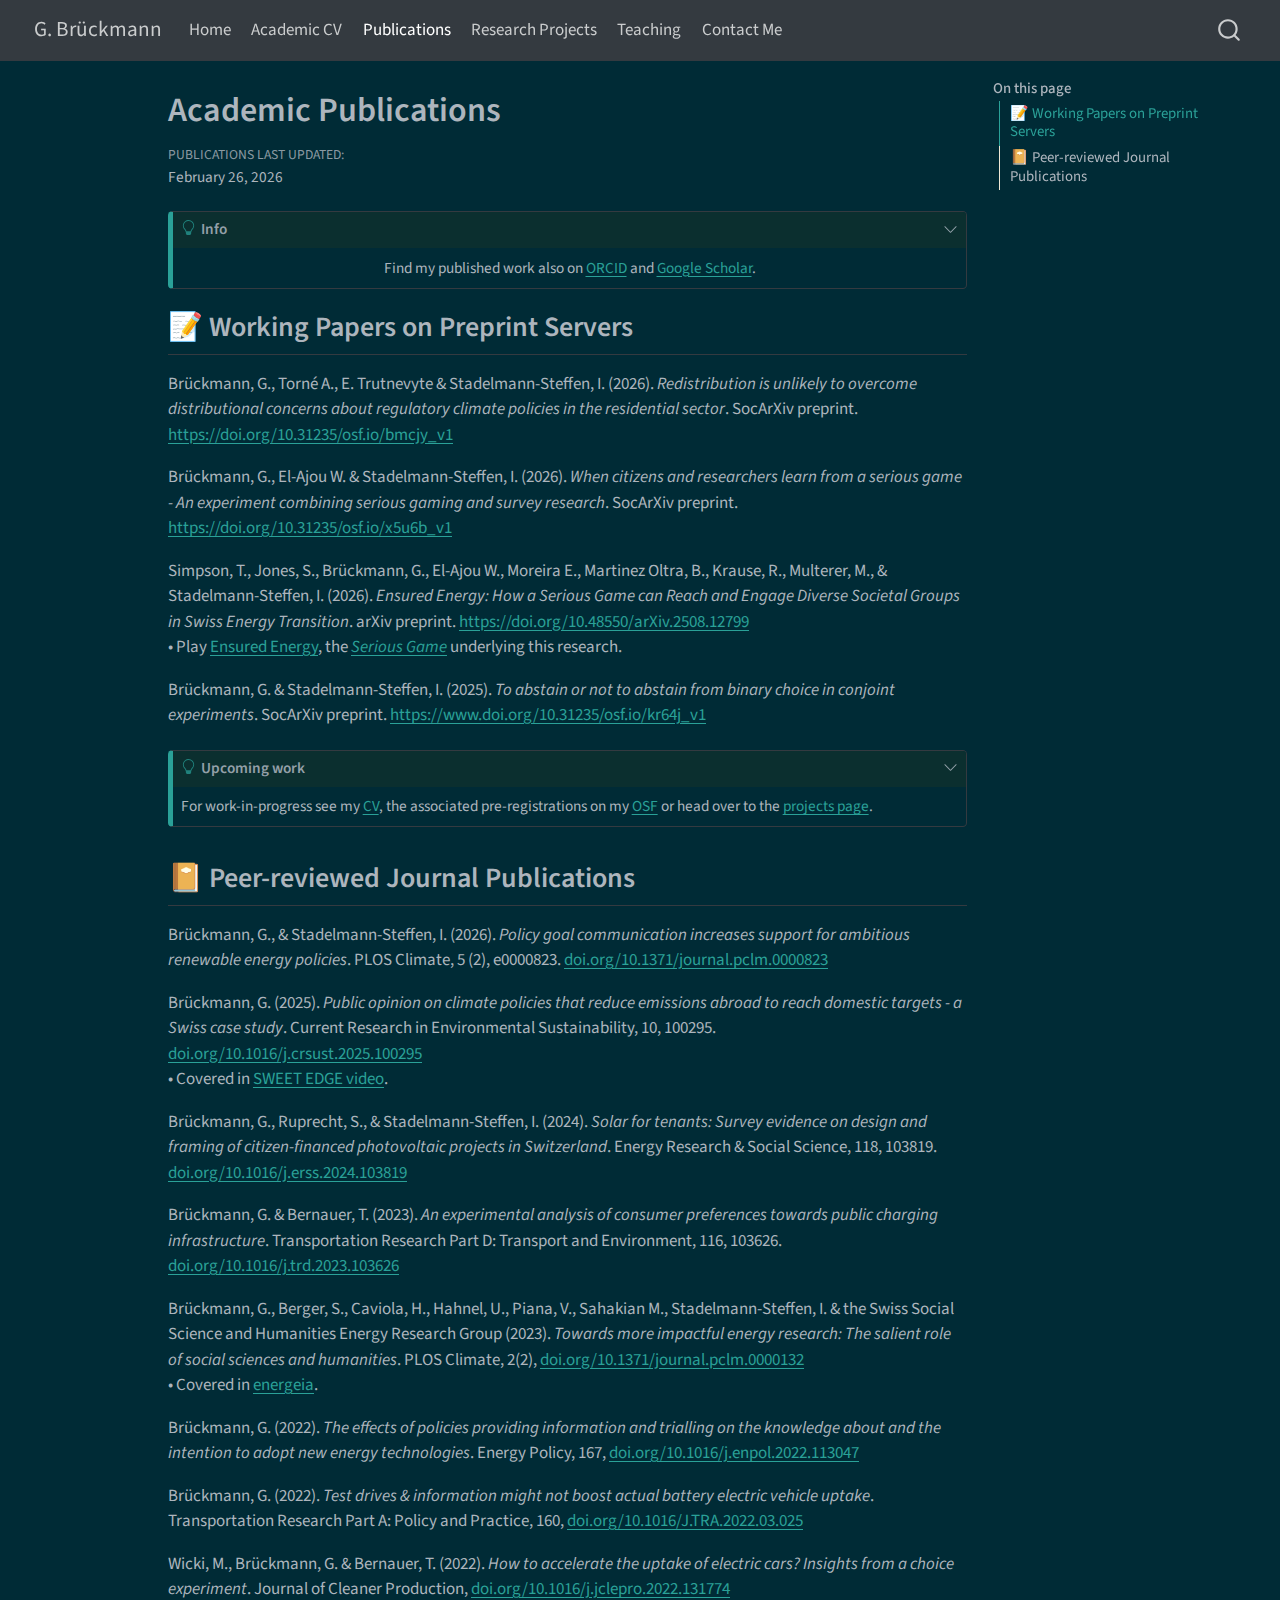
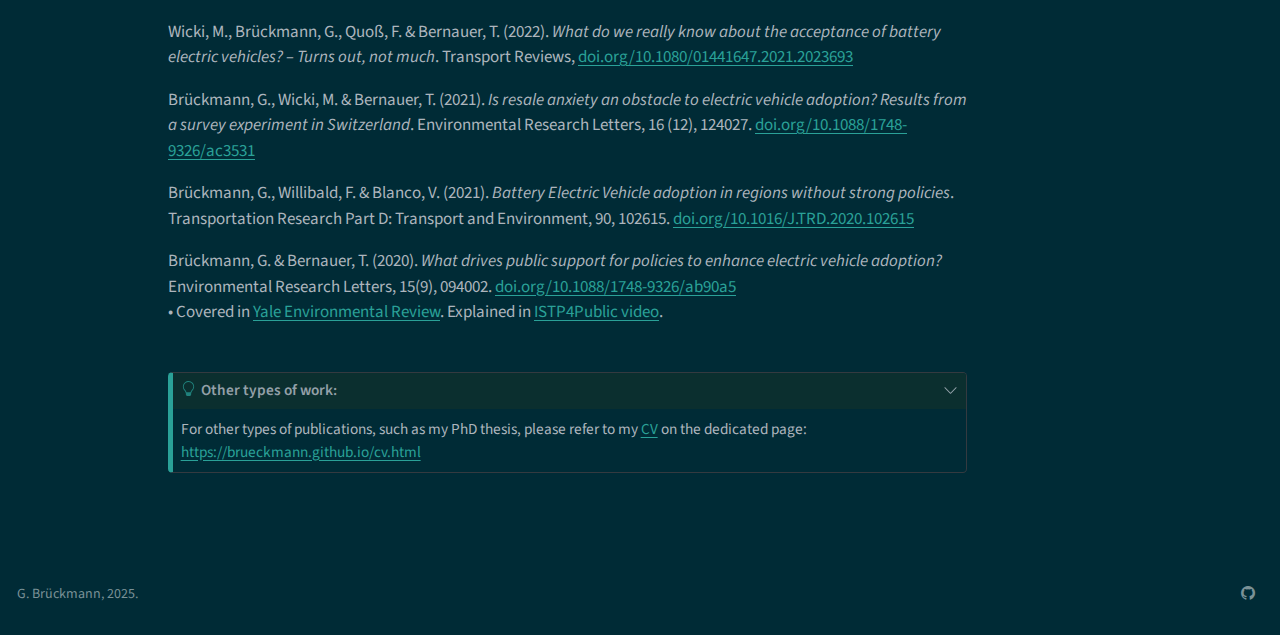
<file: docs/publications.html>
<!DOCTYPE html>
<html xmlns="http://www.w3.org/1999/xhtml" lang="en" xml:lang="en"><head>

<meta charset="utf-8">
<meta name="generator" content="quarto-1.8.25">

<meta name="viewport" content="width=device-width, initial-scale=1.0, user-scalable=yes">

<meta name="dcterms.date" content="2026-02-26">

<title>Academic Publications – G. Brückmann</title>
<style>
code{white-space: pre-wrap;}
span.smallcaps{font-variant: small-caps;}
div.columns{display: flex; gap: min(4vw, 1.5em);}
div.column{flex: auto; overflow-x: auto;}
div.hanging-indent{margin-left: 1.5em; text-indent: -1.5em;}
ul.task-list{list-style: none;}
ul.task-list li input[type="checkbox"] {
  width: 0.8em;
  margin: 0 0.8em 0.2em -1em; /* quarto-specific, see https://github.com/quarto-dev/quarto-cli/issues/4556 */ 
  vertical-align: middle;
}
</style>


<script src="site_libs/quarto-nav/quarto-nav.js"></script>
<script src="site_libs/quarto-nav/headroom.min.js"></script>
<script src="site_libs/clipboard/clipboard.min.js"></script>
<script src="site_libs/quarto-search/autocomplete.umd.js"></script>
<script src="site_libs/quarto-search/fuse.min.js"></script>
<script src="site_libs/quarto-search/quarto-search.js"></script>
<meta name="quarto:offset" content="./">
<link href="./test2.svg" rel="icon" type="image/svg+xml">
<script src="site_libs/quarto-html/quarto.js" type="module"></script>
<script src="site_libs/quarto-html/tabsets/tabsets.js" type="module"></script>
<script src="site_libs/quarto-html/axe/axe-check.js" type="module"></script>
<script src="site_libs/quarto-html/popper.min.js"></script>
<script src="site_libs/quarto-html/tippy.umd.min.js"></script>
<script src="site_libs/quarto-html/anchor.min.js"></script>
<link href="site_libs/quarto-html/tippy.css" rel="stylesheet">
<link href="site_libs/quarto-html/quarto-syntax-highlighting-dark-707d8167ce6003fca903bfe2be84ab7f.css" rel="stylesheet" id="quarto-text-highlighting-styles">
<script src="site_libs/bootstrap/bootstrap.min.js"></script>
<link href="site_libs/bootstrap/bootstrap-icons.css" rel="stylesheet">
<link href="site_libs/bootstrap/bootstrap-445ff30f473745a4b54dfab4fb13ee75.min.css" rel="stylesheet" append-hash="true" id="quarto-bootstrap" data-mode="dark">
<script id="quarto-search-options" type="application/json">{
  "location": "navbar",
  "copy-button": false,
  "collapse-after": 3,
  "panel-placement": "end",
  "type": "overlay",
  "limit": 50,
  "keyboard-shortcut": [
    "f",
    "/",
    "s"
  ],
  "show-item-context": false,
  "language": {
    "search-no-results-text": "No results",
    "search-matching-documents-text": "matching documents",
    "search-copy-link-title": "Copy link to search",
    "search-hide-matches-text": "Hide additional matches",
    "search-more-match-text": "more match in this document",
    "search-more-matches-text": "more matches in this document",
    "search-clear-button-title": "Clear",
    "search-text-placeholder": "",
    "search-detached-cancel-button-title": "Cancel",
    "search-submit-button-title": "Submit",
    "search-label": "Search"
  }
}</script>


<link rel="stylesheet" href="styles.css">
</head>

<body class="nav-fixed quarto-light">

<div id="quarto-search-results"></div>
  <header id="quarto-header" class="headroom fixed-top">
    <nav class="navbar navbar-expand-lg " data-bs-theme="dark">
      <div class="navbar-container container-fluid">
      <div class="navbar-brand-container mx-auto">
    <a href="./index.html" class="navbar-brand navbar-brand-logo">
    </a>
    <a class="navbar-brand" href="./index.html">
    <span class="navbar-title">G. Brückmann</span>
    </a>
  </div>
            <div id="quarto-search" class="" title="Search"></div>
          <button class="navbar-toggler" type="button" data-bs-toggle="collapse" data-bs-target="#navbarCollapse" aria-controls="navbarCollapse" role="menu" aria-expanded="false" aria-label="Toggle navigation" onclick="if (window.quartoToggleHeadroom) { window.quartoToggleHeadroom(); }">
  <span class="navbar-toggler-icon"></span>
</button>
          <div class="collapse navbar-collapse" id="navbarCollapse">
            <ul class="navbar-nav navbar-nav-scroll me-auto">
  <li class="nav-item">
    <a class="nav-link" href="./index.html"> 
<span class="menu-text">Home</span></a>
  </li>  
  <li class="nav-item">
    <a class="nav-link" href="./cv.html"> 
<span class="menu-text">Academic CV</span></a>
  </li>  
  <li class="nav-item">
    <a class="nav-link active" href="./publications.html" aria-current="page"> 
<span class="menu-text">Publications</span></a>
  </li>  
  <li class="nav-item">
    <a class="nav-link" href="./projects.html"> 
<span class="menu-text">Research Projects</span></a>
  </li>  
  <li class="nav-item">
    <a class="nav-link" href="./teaching.html"> 
<span class="menu-text">Teaching</span></a>
  </li>  
  <li class="nav-item">
    <a class="nav-link" href="./contact.html"> 
<span class="menu-text">Contact Me</span></a>
  </li>  
</ul>
          </div> <!-- /navcollapse -->
            <div class="quarto-navbar-tools">
</div>
      </div> <!-- /container-fluid -->
    </nav>
</header>
<!-- content -->
<div id="quarto-content" class="quarto-container page-columns page-rows-contents page-layout-article page-navbar">
<!-- sidebar -->
<!-- margin-sidebar -->
    <div id="quarto-margin-sidebar" class="sidebar margin-sidebar">
        <nav id="TOC" role="doc-toc" class="toc-active">
    <h2 id="toc-title">On this page</h2>
   
  <ul class="collapse">
  <li><a href="#working-papers-on-preprint-servers" id="toc-working-papers-on-preprint-servers" class="nav-link active" data-scroll-target="#working-papers-on-preprint-servers">📝 Working Papers on Preprint Servers</a></li>
  <li><a href="#peer-reviewed-journal-publications" id="toc-peer-reviewed-journal-publications" class="nav-link" data-scroll-target="#peer-reviewed-journal-publications">📔 Peer-reviewed Journal Publications</a></li>
  </ul>
</nav>
    </div>
<!-- main -->
<main class="content" id="quarto-document-content">

<header id="title-block-header" class="quarto-title-block default">
<div class="quarto-title">
<h1 class="title">Academic Publications</h1>
</div>



<div class="quarto-title-meta">

    
    <div>
    <div class="quarto-title-meta-heading">Publications last updated:</div>
    <div class="quarto-title-meta-contents">
      <p class="date">February 26, 2026</p>
    </div>
  </div>
  
    
  </div>
  


</header>


<div class="callout callout-style-default callout-tip callout-titled">
<div class="callout-header d-flex align-content-center" data-bs-toggle="collapse" data-bs-target=".callout-1-contents" aria-controls="callout-1" aria-expanded="true" aria-label="Toggle callout">
<div class="callout-icon-container">
<i class="callout-icon"></i>
</div>
<div class="callout-title-container flex-fill">
<span class="screen-reader-only">Tip</span>Info
</div>
<div class="callout-btn-toggle d-inline-block border-0 py-1 ps-1 pe-0 float-end"><i class="callout-toggle"></i></div>
</div>
<div id="callout-1" class="callout-1-contents callout-collapse collapse show">
<div class="callout-body-container callout-body">
 <p class="text-center">
Find my published work also on <a href="https://orcid.org/0000-0001-5674-2343"><i class="ai ai-orcid"></i>ORCID</a> and
<a href="https://scholar.google.ch/citations?user=CrgXLfIAAAAJ&amp;hl=en/"><i class="ai ai-google-scholar"></i>Google Scholar</a>.
</p>
</div>
</div>
</div>
<section id="working-papers-on-preprint-servers" class="level2">
<h2 class="anchored" data-anchor-id="working-papers-on-preprint-servers">📝 Working Papers on Preprint Servers</h2>
<p>Brückmann, G., Torné A., E. Trutnevyte &amp; Stadelmann-Steffen, I. (2026). <em>Redistribution is unlikely to overcome distributional concerns about regulatory climate policies in the residential sector</em>. SocArXiv preprint. <a href="https://doi.org/10.31235/osf.io/bmcjy_v1">https://doi.org/10.31235/osf.io/bmcjy_v1</a> <br></p>
<p>Brückmann, G., El-Ajou W. &amp; Stadelmann-Steffen, I. (2026). <em>When citizens and researchers learn from a serious game - An experiment combining serious gaming and survey research</em>. SocArXiv preprint. <a href="https://doi.org/10.31235/osf.io/x5u6b_v1">https://doi.org/10.31235/osf.io/x5u6b_v1</a> <br></p>
<p>Simpson, T., Jones, S., Brückmann, G., El-Ajou W., Moreira E., Martinez Oltra, B., Krause, R., Multerer, M., &amp; Stadelmann-Steffen, I. (2026). <em>Ensured Energy: How a Serious Game can Reach and Engage Diverse Societal Groups in Swiss Energy Transition</em>. arXiv preprint. <a href="https://doi.org/10.48550/arXiv.2508.12799" class="uri">https://doi.org/10.48550/arXiv.2508.12799</a> <br> • Play <a href="www.sweet-sure.ch/game">Ensured Energy</a>, the <a href="https://github.com/brueckmann/CEGames"><em>Serious Game</em></a> underlying this research. <br></p>
<p>Brückmann, G. &amp; Stadelmann-Steffen, I. (2025). <em>To abstain or not to abstain from binary choice in conjoint experiments</em>. SocArXiv preprint. <a href="https://www.doi.org/10.31235/osf.io/kr64j_v1" class="uri">https://www.doi.org/10.31235/osf.io/kr64j_v1</a> <br></p>
<div class="callout callout-style-default callout-tip callout-titled">
<div class="callout-header d-flex align-content-center" data-bs-toggle="collapse" data-bs-target=".callout-2-contents" aria-controls="callout-2" aria-expanded="true" aria-label="Toggle callout">
<div class="callout-icon-container">
<i class="callout-icon"></i>
</div>
<div class="callout-title-container flex-fill">
<span class="screen-reader-only">Tip</span>Upcoming work
</div>
<div class="callout-btn-toggle d-inline-block border-0 py-1 ps-1 pe-0 float-end"><i class="callout-toggle"></i></div>
</div>
<div id="callout-2" class="callout-2-contents callout-collapse collapse show">
<div class="callout-body-container callout-body">
<p>
For work-in-progress see my <a href="https://brueckmann.github.io/cv.html">CV</a>, the associated pre-registrations on my <a href="https://osf.io/rbnhe/"><i class="ai ai-osf"></i>OSF</a> or head over to the <a href="https://brueckmann.github.io/projects.html">projects page</a>.
</p>
</div>
</div>
</div>
</section>
<section id="peer-reviewed-journal-publications" class="level2">
<h2 class="anchored" data-anchor-id="peer-reviewed-journal-publications">📔 Peer-reviewed Journal Publications</h2>
<p>Brückmann, G., &amp; Stadelmann-Steffen, I. (2026). <em>Policy goal communication increases support for ambitious renewable energy policies</em>. PLOS Climate, 5 (2), e0000823. <a href="https://doi.org/10.1371/journal.pclm.0000823">doi.org/10.1371/journal.pclm.0000823</a> <br></p>
<p>Brückmann, G. (2025). <em>Public opinion on climate policies that reduce emissions abroad to reach domestic targets - a Swiss case study</em>. Current Research in Environmental Sustainability, 10, 100295. <a href="https://doi.org/10.1016/j.crsust.2025.100295">doi.org/10.1016/j.crsust.2025.100295</a><br> • Covered in <a href="https://youtu.be/_LJ9XbShaVk?feature=shared">SWEET EDGE video</a>.<br></p>
<p>Brückmann, G., Ruprecht, S., &amp; Stadelmann-Steffen, I. (2024). <em>Solar for tenants: Survey evidence on design and framing of citizen-financed photovoltaic projects in Switzerland</em>. Energy Research &amp; Social Science, 118, 103819. <a href="https://doi.org/10.1016/j.erss.2024.103819">doi.org/10.1016/j.erss.2024.103819</a> <br></p>
<p>Brückmann, G. &amp; Bernauer, T. (2023). <em>An experimental analysis of consumer preferences towards public charging infrastructure</em>. Transportation Research Part D: Transport and Environment, 116, 103626. <a href="https://doi.org/10.1016/j.trd.2023.103626">doi.org/10.1016/j.trd.2023.103626</a> <br></p>
<p>Brückmann, G., Berger, S., Caviola, H., Hahnel, U., Piana, V., Sahakian M., Stadelmann-Steffen, I. &amp; the Swiss Social Science and Humanities Energy Research Group (2023). <em>Towards more impactful energy research: The salient role of social sciences and humanities</em>. PLOS Climate, 2(2), <a href="https://doi.org/10.1371/journal.pclm.0000132">doi.org/10.1371/journal.pclm.0000132</a> <br> • Covered in <a href="https://energeiaplus.com/2023/02/22/krisen-sprache-gerechtigkeit-was-hat-das-mit-energieforschung-zu-tun/">energeia</a>.<br></p>
<p>Brückmann, G. (2022). <em>The effects of policies providing information and trialling on the knowledge about and the intention to adopt new energy technologies</em>. Energy Policy, 167, <a href="https://doi.org/10.1016/j.enpol.2022.113047">doi.org/10.1016/j.enpol.2022.113047</a> <br></p>
<p>Brückmann, G. (2022). <em>Test drives &amp; information might not boost actual battery electric vehicle uptake</em>. Transportation Research Part A: Policy and Practice, 160, <a href="https://doi.org/10.1016/J.TRA.2022.03.025">doi.org/10.1016/J.TRA.2022.03.025</a> <br></p>
<p>Wicki, M., Brückmann, G. &amp; Bernauer, T. (2022). <em>How to accelerate the uptake of electric cars? Insights from a choice experiment</em>. Journal of Cleaner Production, <a href="https://doi.org/10.1016/j.jclepro.2022.131774">doi.org/10.1016/j.jclepro.2022.131774</a> <br></p>
<p>Wicki, M., Brückmann, G., Quoß, F. &amp; Bernauer, T. (2022). <em>What do we really know about the acceptance of battery electric vehicles? – Turns out, not much</em>. Transport Reviews, <a href="https://doi.org/10.1080/01441647.2021.2023693">doi.org/10.1080/01441647.2021.2023693</a> <br></p>
<p>Brückmann, G., Wicki, M. &amp; Bernauer, T. (2021). <em>Is resale anxiety an obstacle to electric vehicle adoption? Results from a survey experiment in Switzerland</em>. Environmental Research Letters, 16 (12), 124027. <a href="https://doi.org/10.1088/1748-9326/ac3531">doi.org/10.1088/1748-9326/ac3531</a> <br></p>
<p>Brückmann, G., Willibald, F. &amp; Blanco, V. (2021). <em>Battery Electric Vehicle adoption in regions without strong policies</em>. Transportation Research Part D: Transport and Environment, 90, 102615. <a href="https://doi.org/10.1016/J.TRD.2020.102615">doi.org/10.1016/J.TRD.2020.102615</a> <br></p>
<p>Brückmann, G. &amp; Bernauer, T. (2020). <em>What drives public support for policies to enhance electric vehicle adoption?</em> Environmental Research Letters, 15(9), 094002. <a href="https://doi.org/10.1088/1748-9326/ab90a5">doi.org/10.1088/1748-9326/ab90a5</a> <br> • Covered in <a href="https://environment-review.yale.edu/pulling-public-embrace-adoption-electric-vehicles">Yale Environmental Review</a>. Explained in <a href="https://twitter.com/istp_eth/status/1271004682979336193?s=20">ISTP4Public video</a>. <br><br></p>
<div class="callout callout-style-default callout-tip callout-titled">
<div class="callout-header d-flex align-content-center" data-bs-toggle="collapse" data-bs-target=".callout-3-contents" aria-controls="callout-3" aria-expanded="true" aria-label="Toggle callout">
<div class="callout-icon-container">
<i class="callout-icon"></i>
</div>
<div class="callout-title-container flex-fill">
<span class="screen-reader-only">Tip</span>Other types of work:
</div>
<div class="callout-btn-toggle d-inline-block border-0 py-1 ps-1 pe-0 float-end"><i class="callout-toggle"></i></div>
</div>
<div id="callout-3" class="callout-3-contents callout-collapse collapse show">
<div class="callout-body-container callout-body">
<p>For other types of publications, such as my PhD thesis, please refer to my <a href="https://github.com/brueckmann/brueckmann.github.io/blob/main/docs/CV_GBrueckmann.pdf?raw=True">CV</a> on the dedicated page: <a href="https://brueckmann.github.io/cv.html">https://brueckmann.github.io/cv.html</a></p>
</div>
</div>
</div>


</section>

<a onclick="window.scrollTo(0, 0); return false;" role="button" id="quarto-back-to-top"><i class="bi bi-arrow-up"></i> Back to top</a></main> <!-- /main -->
<script id="quarto-html-after-body" type="application/javascript">
  window.document.addEventListener("DOMContentLoaded", function (event) {
    const icon = "";
    const anchorJS = new window.AnchorJS();
    anchorJS.options = {
      placement: 'right',
      icon: icon
    };
    anchorJS.add('.anchored');
    const isCodeAnnotation = (el) => {
      for (const clz of el.classList) {
        if (clz.startsWith('code-annotation-')) {                     
          return true;
        }
      }
      return false;
    }
    const onCopySuccess = function(e) {
      // button target
      const button = e.trigger;
      // don't keep focus
      button.blur();
      // flash "checked"
      button.classList.add('code-copy-button-checked');
      var currentTitle = button.getAttribute("title");
      button.setAttribute("title", "Copied!");
      let tooltip;
      if (window.bootstrap) {
        button.setAttribute("data-bs-toggle", "tooltip");
        button.setAttribute("data-bs-placement", "left");
        button.setAttribute("data-bs-title", "Copied!");
        tooltip = new bootstrap.Tooltip(button, 
          { trigger: "manual", 
            customClass: "code-copy-button-tooltip",
            offset: [0, -8]});
        tooltip.show();    
      }
      setTimeout(function() {
        if (tooltip) {
          tooltip.hide();
          button.removeAttribute("data-bs-title");
          button.removeAttribute("data-bs-toggle");
          button.removeAttribute("data-bs-placement");
        }
        button.setAttribute("title", currentTitle);
        button.classList.remove('code-copy-button-checked');
      }, 1000);
      // clear code selection
      e.clearSelection();
    }
    const getTextToCopy = function(trigger) {
      const outerScaffold = trigger.parentElement.cloneNode(true);
      const codeEl = outerScaffold.querySelector('code');
      for (const childEl of codeEl.children) {
        if (isCodeAnnotation(childEl)) {
          childEl.remove();
        }
      }
      return codeEl.innerText;
    }
    const clipboard = new window.ClipboardJS('.code-copy-button:not([data-in-quarto-modal])', {
      text: getTextToCopy
    });
    clipboard.on('success', onCopySuccess);
    if (window.document.getElementById('quarto-embedded-source-code-modal')) {
      const clipboardModal = new window.ClipboardJS('.code-copy-button[data-in-quarto-modal]', {
        text: getTextToCopy,
        container: window.document.getElementById('quarto-embedded-source-code-modal')
      });
      clipboardModal.on('success', onCopySuccess);
    }
      var localhostRegex = new RegExp(/^(?:http|https):\/\/localhost\:?[0-9]*\//);
      var mailtoRegex = new RegExp(/^mailto:/);
        var filterRegex = new RegExp('/' + window.location.host + '/');
      var isInternal = (href) => {
          return filterRegex.test(href) || localhostRegex.test(href) || mailtoRegex.test(href);
      }
      // Inspect non-navigation links and adorn them if external
     var links = window.document.querySelectorAll('a[href]:not(.nav-link):not(.navbar-brand):not(.toc-action):not(.sidebar-link):not(.sidebar-item-toggle):not(.pagination-link):not(.no-external):not([aria-hidden]):not(.dropdown-item):not(.quarto-navigation-tool):not(.about-link)');
      for (var i=0; i<links.length; i++) {
        const link = links[i];
        if (!isInternal(link.href)) {
          // undo the damage that might have been done by quarto-nav.js in the case of
          // links that we want to consider external
          if (link.dataset.originalHref !== undefined) {
            link.href = link.dataset.originalHref;
          }
        }
      }
    function tippyHover(el, contentFn, onTriggerFn, onUntriggerFn) {
      const config = {
        allowHTML: true,
        maxWidth: 500,
        delay: 100,
        arrow: false,
        appendTo: function(el) {
            return el.parentElement;
        },
        interactive: true,
        interactiveBorder: 10,
        theme: 'quarto',
        placement: 'bottom-start',
      };
      if (contentFn) {
        config.content = contentFn;
      }
      if (onTriggerFn) {
        config.onTrigger = onTriggerFn;
      }
      if (onUntriggerFn) {
        config.onUntrigger = onUntriggerFn;
      }
      window.tippy(el, config); 
    }
    const noterefs = window.document.querySelectorAll('a[role="doc-noteref"]');
    for (var i=0; i<noterefs.length; i++) {
      const ref = noterefs[i];
      tippyHover(ref, function() {
        // use id or data attribute instead here
        let href = ref.getAttribute('data-footnote-href') || ref.getAttribute('href');
        try { href = new URL(href).hash; } catch {}
        const id = href.replace(/^#\/?/, "");
        const note = window.document.getElementById(id);
        if (note) {
          return note.innerHTML;
        } else {
          return "";
        }
      });
    }
    const xrefs = window.document.querySelectorAll('a.quarto-xref');
    const processXRef = (id, note) => {
      // Strip column container classes
      const stripColumnClz = (el) => {
        el.classList.remove("page-full", "page-columns");
        if (el.children) {
          for (const child of el.children) {
            stripColumnClz(child);
          }
        }
      }
      stripColumnClz(note)
      if (id === null || id.startsWith('sec-')) {
        // Special case sections, only their first couple elements
        const container = document.createElement("div");
        if (note.children && note.children.length > 2) {
          container.appendChild(note.children[0].cloneNode(true));
          for (let i = 1; i < note.children.length; i++) {
            const child = note.children[i];
            if (child.tagName === "P" && child.innerText === "") {
              continue;
            } else {
              container.appendChild(child.cloneNode(true));
              break;
            }
          }
          if (window.Quarto?.typesetMath) {
            window.Quarto.typesetMath(container);
          }
          return container.innerHTML
        } else {
          if (window.Quarto?.typesetMath) {
            window.Quarto.typesetMath(note);
          }
          return note.innerHTML;
        }
      } else {
        // Remove any anchor links if they are present
        const anchorLink = note.querySelector('a.anchorjs-link');
        if (anchorLink) {
          anchorLink.remove();
        }
        if (window.Quarto?.typesetMath) {
          window.Quarto.typesetMath(note);
        }
        if (note.classList.contains("callout")) {
          return note.outerHTML;
        } else {
          return note.innerHTML;
        }
      }
    }
    for (var i=0; i<xrefs.length; i++) {
      const xref = xrefs[i];
      tippyHover(xref, undefined, function(instance) {
        instance.disable();
        let url = xref.getAttribute('href');
        let hash = undefined; 
        if (url.startsWith('#')) {
          hash = url;
        } else {
          try { hash = new URL(url).hash; } catch {}
        }
        if (hash) {
          const id = hash.replace(/^#\/?/, "");
          const note = window.document.getElementById(id);
          if (note !== null) {
            try {
              const html = processXRef(id, note.cloneNode(true));
              instance.setContent(html);
            } finally {
              instance.enable();
              instance.show();
            }
          } else {
            // See if we can fetch this
            fetch(url.split('#')[0])
            .then(res => res.text())
            .then(html => {
              const parser = new DOMParser();
              const htmlDoc = parser.parseFromString(html, "text/html");
              const note = htmlDoc.getElementById(id);
              if (note !== null) {
                const html = processXRef(id, note);
                instance.setContent(html);
              } 
            }).finally(() => {
              instance.enable();
              instance.show();
            });
          }
        } else {
          // See if we can fetch a full url (with no hash to target)
          // This is a special case and we should probably do some content thinning / targeting
          fetch(url)
          .then(res => res.text())
          .then(html => {
            const parser = new DOMParser();
            const htmlDoc = parser.parseFromString(html, "text/html");
            const note = htmlDoc.querySelector('main.content');
            if (note !== null) {
              // This should only happen for chapter cross references
              // (since there is no id in the URL)
              // remove the first header
              if (note.children.length > 0 && note.children[0].tagName === "HEADER") {
                note.children[0].remove();
              }
              const html = processXRef(null, note);
              instance.setContent(html);
            } 
          }).finally(() => {
            instance.enable();
            instance.show();
          });
        }
      }, function(instance) {
      });
    }
        let selectedAnnoteEl;
        const selectorForAnnotation = ( cell, annotation) => {
          let cellAttr = 'data-code-cell="' + cell + '"';
          let lineAttr = 'data-code-annotation="' +  annotation + '"';
          const selector = 'span[' + cellAttr + '][' + lineAttr + ']';
          return selector;
        }
        const selectCodeLines = (annoteEl) => {
          const doc = window.document;
          const targetCell = annoteEl.getAttribute("data-target-cell");
          const targetAnnotation = annoteEl.getAttribute("data-target-annotation");
          const annoteSpan = window.document.querySelector(selectorForAnnotation(targetCell, targetAnnotation));
          const lines = annoteSpan.getAttribute("data-code-lines").split(",");
          const lineIds = lines.map((line) => {
            return targetCell + "-" + line;
          })
          let top = null;
          let height = null;
          let parent = null;
          if (lineIds.length > 0) {
              //compute the position of the single el (top and bottom and make a div)
              const el = window.document.getElementById(lineIds[0]);
              top = el.offsetTop;
              height = el.offsetHeight;
              parent = el.parentElement.parentElement;
            if (lineIds.length > 1) {
              const lastEl = window.document.getElementById(lineIds[lineIds.length - 1]);
              const bottom = lastEl.offsetTop + lastEl.offsetHeight;
              height = bottom - top;
            }
            if (top !== null && height !== null && parent !== null) {
              // cook up a div (if necessary) and position it 
              let div = window.document.getElementById("code-annotation-line-highlight");
              if (div === null) {
                div = window.document.createElement("div");
                div.setAttribute("id", "code-annotation-line-highlight");
                div.style.position = 'absolute';
                parent.appendChild(div);
              }
              div.style.top = top - 2 + "px";
              div.style.height = height + 4 + "px";
              div.style.left = 0;
              let gutterDiv = window.document.getElementById("code-annotation-line-highlight-gutter");
              if (gutterDiv === null) {
                gutterDiv = window.document.createElement("div");
                gutterDiv.setAttribute("id", "code-annotation-line-highlight-gutter");
                gutterDiv.style.position = 'absolute';
                const codeCell = window.document.getElementById(targetCell);
                const gutter = codeCell.querySelector('.code-annotation-gutter');
                gutter.appendChild(gutterDiv);
              }
              gutterDiv.style.top = top - 2 + "px";
              gutterDiv.style.height = height + 4 + "px";
            }
            selectedAnnoteEl = annoteEl;
          }
        };
        const unselectCodeLines = () => {
          const elementsIds = ["code-annotation-line-highlight", "code-annotation-line-highlight-gutter"];
          elementsIds.forEach((elId) => {
            const div = window.document.getElementById(elId);
            if (div) {
              div.remove();
            }
          });
          selectedAnnoteEl = undefined;
        };
          // Handle positioning of the toggle
      window.addEventListener(
        "resize",
        throttle(() => {
          elRect = undefined;
          if (selectedAnnoteEl) {
            selectCodeLines(selectedAnnoteEl);
          }
        }, 10)
      );
      function throttle(fn, ms) {
      let throttle = false;
      let timer;
        return (...args) => {
          if(!throttle) { // first call gets through
              fn.apply(this, args);
              throttle = true;
          } else { // all the others get throttled
              if(timer) clearTimeout(timer); // cancel #2
              timer = setTimeout(() => {
                fn.apply(this, args);
                timer = throttle = false;
              }, ms);
          }
        };
      }
        // Attach click handler to the DT
        const annoteDls = window.document.querySelectorAll('dt[data-target-cell]');
        for (const annoteDlNode of annoteDls) {
          annoteDlNode.addEventListener('click', (event) => {
            const clickedEl = event.target;
            if (clickedEl !== selectedAnnoteEl) {
              unselectCodeLines();
              const activeEl = window.document.querySelector('dt[data-target-cell].code-annotation-active');
              if (activeEl) {
                activeEl.classList.remove('code-annotation-active');
              }
              selectCodeLines(clickedEl);
              clickedEl.classList.add('code-annotation-active');
            } else {
              // Unselect the line
              unselectCodeLines();
              clickedEl.classList.remove('code-annotation-active');
            }
          });
        }
    const findCites = (el) => {
      const parentEl = el.parentElement;
      if (parentEl) {
        const cites = parentEl.dataset.cites;
        if (cites) {
          return {
            el,
            cites: cites.split(' ')
          };
        } else {
          return findCites(el.parentElement)
        }
      } else {
        return undefined;
      }
    };
    var bibliorefs = window.document.querySelectorAll('a[role="doc-biblioref"]');
    for (var i=0; i<bibliorefs.length; i++) {
      const ref = bibliorefs[i];
      const citeInfo = findCites(ref);
      if (citeInfo) {
        tippyHover(citeInfo.el, function() {
          var popup = window.document.createElement('div');
          citeInfo.cites.forEach(function(cite) {
            var citeDiv = window.document.createElement('div');
            citeDiv.classList.add('hanging-indent');
            citeDiv.classList.add('csl-entry');
            var biblioDiv = window.document.getElementById('ref-' + cite);
            if (biblioDiv) {
              citeDiv.innerHTML = biblioDiv.innerHTML;
            }
            popup.appendChild(citeDiv);
          });
          return popup.innerHTML;
        });
      }
    }
  });
  </script>
</div> <!-- /content -->
<footer class="footer">
  <div class="nav-footer">
    <div class="nav-footer-left">
<p>G. Brückmann, 2025.</p>
</div>   
    <div class="nav-footer-center">
      &nbsp;
    </div>
    <div class="nav-footer-right">
      <ul class="footer-items list-unstyled">
    <li class="nav-item compact">
    <a class="nav-link" href="https://github.com/brueckmann/brueckmann.github.io">
      <i class="bi bi-github" role="img">
</i> 
    </a>
  </li>  
</ul>
    </div>
  </div>
</footer>




</body></html>
</file>
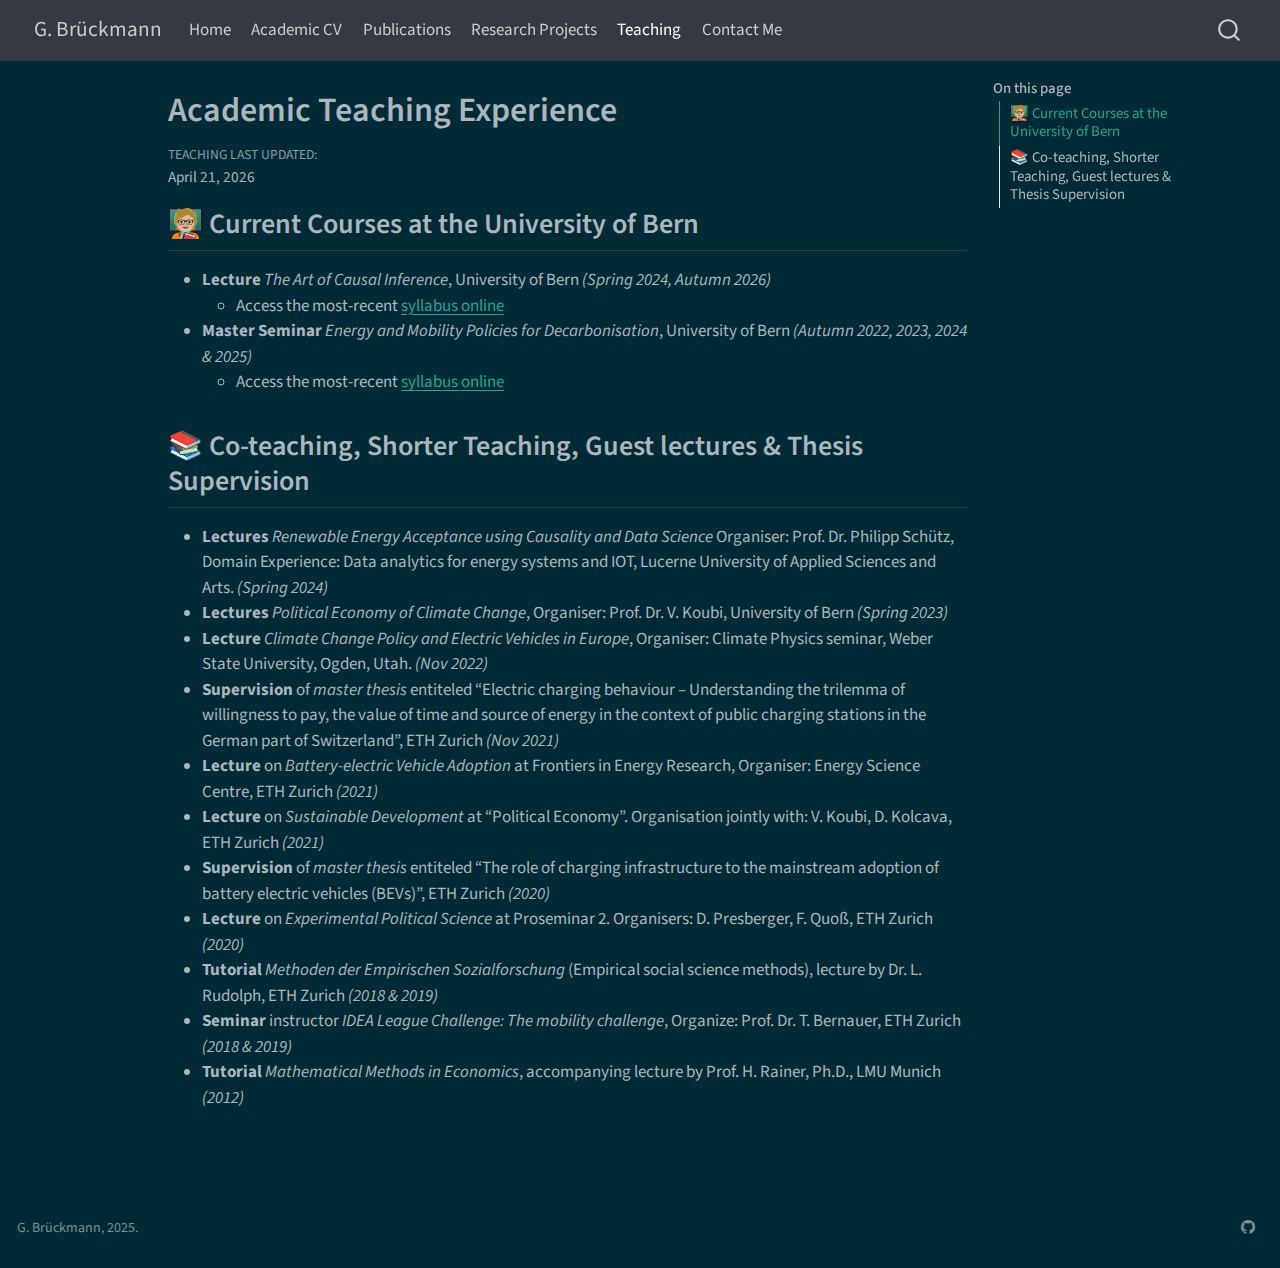
<file: docs/teaching.html>
<!DOCTYPE html>
<html xmlns="http://www.w3.org/1999/xhtml" lang="en" xml:lang="en"><head>

<meta charset="utf-8">
<meta name="generator" content="quarto-1.8.25">

<meta name="viewport" content="width=device-width, initial-scale=1.0, user-scalable=yes">

<meta name="dcterms.date" content="2026-04-21">

<title>Academic Teaching Experience – G. Brückmann</title>
<style>
code{white-space: pre-wrap;}
span.smallcaps{font-variant: small-caps;}
div.columns{display: flex; gap: min(4vw, 1.5em);}
div.column{flex: auto; overflow-x: auto;}
div.hanging-indent{margin-left: 1.5em; text-indent: -1.5em;}
ul.task-list{list-style: none;}
ul.task-list li input[type="checkbox"] {
  width: 0.8em;
  margin: 0 0.8em 0.2em -1em; /* quarto-specific, see https://github.com/quarto-dev/quarto-cli/issues/4556 */ 
  vertical-align: middle;
}
</style>


<script src="site_libs/quarto-nav/quarto-nav.js"></script>
<script src="site_libs/quarto-nav/headroom.min.js"></script>
<script src="site_libs/clipboard/clipboard.min.js"></script>
<script src="site_libs/quarto-search/autocomplete.umd.js"></script>
<script src="site_libs/quarto-search/fuse.min.js"></script>
<script src="site_libs/quarto-search/quarto-search.js"></script>
<meta name="quarto:offset" content="./">
<link href="./test2.svg" rel="icon" type="image/svg+xml">
<script src="site_libs/quarto-html/quarto.js" type="module"></script>
<script src="site_libs/quarto-html/tabsets/tabsets.js" type="module"></script>
<script src="site_libs/quarto-html/axe/axe-check.js" type="module"></script>
<script src="site_libs/quarto-html/popper.min.js"></script>
<script src="site_libs/quarto-html/tippy.umd.min.js"></script>
<script src="site_libs/quarto-html/anchor.min.js"></script>
<link href="site_libs/quarto-html/tippy.css" rel="stylesheet">
<link href="site_libs/quarto-html/quarto-syntax-highlighting-dark-707d8167ce6003fca903bfe2be84ab7f.css" rel="stylesheet" id="quarto-text-highlighting-styles">
<script src="site_libs/bootstrap/bootstrap.min.js"></script>
<link href="site_libs/bootstrap/bootstrap-icons.css" rel="stylesheet">
<link href="site_libs/bootstrap/bootstrap-445ff30f473745a4b54dfab4fb13ee75.min.css" rel="stylesheet" append-hash="true" id="quarto-bootstrap" data-mode="dark">
<script id="quarto-search-options" type="application/json">{
  "location": "navbar",
  "copy-button": false,
  "collapse-after": 3,
  "panel-placement": "end",
  "type": "overlay",
  "limit": 50,
  "keyboard-shortcut": [
    "f",
    "/",
    "s"
  ],
  "show-item-context": false,
  "language": {
    "search-no-results-text": "No results",
    "search-matching-documents-text": "matching documents",
    "search-copy-link-title": "Copy link to search",
    "search-hide-matches-text": "Hide additional matches",
    "search-more-match-text": "more match in this document",
    "search-more-matches-text": "more matches in this document",
    "search-clear-button-title": "Clear",
    "search-text-placeholder": "",
    "search-detached-cancel-button-title": "Cancel",
    "search-submit-button-title": "Submit",
    "search-label": "Search"
  }
}</script>


<link rel="stylesheet" href="styles.css">
</head>

<body class="nav-fixed quarto-light">

<div id="quarto-search-results"></div>
  <header id="quarto-header" class="headroom fixed-top">
    <nav class="navbar navbar-expand-lg " data-bs-theme="dark">
      <div class="navbar-container container-fluid">
      <div class="navbar-brand-container mx-auto">
    <a href="./index.html" class="navbar-brand navbar-brand-logo">
    </a>
    <a class="navbar-brand" href="./index.html">
    <span class="navbar-title">G. Brückmann</span>
    </a>
  </div>
            <div id="quarto-search" class="" title="Search"></div>
          <button class="navbar-toggler" type="button" data-bs-toggle="collapse" data-bs-target="#navbarCollapse" aria-controls="navbarCollapse" role="menu" aria-expanded="false" aria-label="Toggle navigation" onclick="if (window.quartoToggleHeadroom) { window.quartoToggleHeadroom(); }">
  <span class="navbar-toggler-icon"></span>
</button>
          <div class="collapse navbar-collapse" id="navbarCollapse">
            <ul class="navbar-nav navbar-nav-scroll me-auto">
  <li class="nav-item">
    <a class="nav-link" href="./index.html"> 
<span class="menu-text">Home</span></a>
  </li>  
  <li class="nav-item">
    <a class="nav-link" href="./cv.html"> 
<span class="menu-text">Academic CV</span></a>
  </li>  
  <li class="nav-item">
    <a class="nav-link" href="./publications.html"> 
<span class="menu-text">Publications</span></a>
  </li>  
  <li class="nav-item">
    <a class="nav-link" href="./projects.html"> 
<span class="menu-text">Research Projects</span></a>
  </li>  
  <li class="nav-item">
    <a class="nav-link active" href="./teaching.html" aria-current="page"> 
<span class="menu-text">Teaching</span></a>
  </li>  
  <li class="nav-item">
    <a class="nav-link" href="./contact.html"> 
<span class="menu-text">Contact Me</span></a>
  </li>  
</ul>
          </div> <!-- /navcollapse -->
            <div class="quarto-navbar-tools">
</div>
      </div> <!-- /container-fluid -->
    </nav>
</header>
<!-- content -->
<div id="quarto-content" class="quarto-container page-columns page-rows-contents page-layout-article page-navbar">
<!-- sidebar -->
<!-- margin-sidebar -->
    <div id="quarto-margin-sidebar" class="sidebar margin-sidebar">
        <nav id="TOC" role="doc-toc" class="toc-active">
    <h2 id="toc-title">On this page</h2>
   
  <ul class="collapse">
  <li><a href="#current-courses-at-the-university-of-bern" id="toc-current-courses-at-the-university-of-bern" class="nav-link active" data-scroll-target="#current-courses-at-the-university-of-bern">🧑🏼‍🏫 Current Courses at the University of Bern</a></li>
  <li><a href="#co-teaching-shorter-teaching-guest-lectures-thesis-supervision" id="toc-co-teaching-shorter-teaching-guest-lectures-thesis-supervision" class="nav-link" data-scroll-target="#co-teaching-shorter-teaching-guest-lectures-thesis-supervision">📚 Co-teaching, Shorter Teaching, Guest lectures &amp; Thesis Supervision</a></li>
  </ul>
</nav>
    </div>
<!-- main -->
<main class="content" id="quarto-document-content">

<header id="title-block-header" class="quarto-title-block default">
<div class="quarto-title">
<h1 class="title">Academic Teaching Experience</h1>
</div>



<div class="quarto-title-meta">

    
    <div>
    <div class="quarto-title-meta-heading">Teaching last updated:</div>
    <div class="quarto-title-meta-contents">
      <p class="date">April 21, 2026</p>
    </div>
  </div>
  
    
  </div>
  


</header>


<section id="current-courses-at-the-university-of-bern" class="level2">
<h2 class="anchored" data-anchor-id="current-courses-at-the-university-of-bern">🧑🏼‍🏫 Current Courses at the University of Bern</h2>
<ul>
<li><strong>Lecture</strong> <em>The Art of Causal Inference</em>, University of Bern <em>(Spring 2024, Autumn 2026)</em> <br>
<ul>
<li>Access the most-recent <a href="https://brueckmann.github.io/KKI_Syllabus/PDF_Syllabus_KKI_GBrueckmann.pdf?raw=True">syllabus online</a></li>
</ul></li>
<li><strong>Master Seminar</strong> <em>Energy and Mobility Policies for Decarbonisation</em>, University of Bern <em>(Autumn 2022, 2023, 2024 &amp; 2025)</em> <br>
<ul>
<li>Access the most-recent <a href="https://github.com/brueckmann/Syllabus_PolDec_HS2025/blob/main/PDF_Syllabus_PolDec_GBrueckmann.pdf?raw=True">syllabus online</a></li>
</ul></li>
</ul>
</section>
<section id="co-teaching-shorter-teaching-guest-lectures-thesis-supervision" class="level2">
<h2 class="anchored" data-anchor-id="co-teaching-shorter-teaching-guest-lectures-thesis-supervision">📚 Co-teaching, Shorter Teaching, Guest lectures &amp; Thesis Supervision</h2>
<ul>
<li><strong>Lectures</strong> <em>Renewable Energy Acceptance using Causality and Data Science</em> Organiser: Prof.&nbsp;Dr.&nbsp;Philipp Schütz, Domain Experience: Data analytics for energy systems and IOT, Lucerne University of Applied Sciences and Arts. <em>(Spring 2024)</em><br></li>
<li><strong>Lectures</strong> <em>Political Economy of Climate Change</em>, Organiser: Prof.&nbsp;Dr.&nbsp;V. Koubi, University of Bern <em>(Spring 2023)</em><br></li>
<li><strong>Lecture</strong> <em>Climate Change Policy and Electric Vehicles in Europe</em>, Organiser: Climate Physics seminar, Weber State University, Ogden, Utah. <em>(Nov 2022)</em><br></li>
<li><strong>Supervision</strong> of <em>master thesis</em> entiteled “Electric charging behaviour – Understanding the trilemma of willingness to pay, the value of time and source of energy in the context of public charging stations in the German part of Switzerland”, ETH Zurich <em>(Nov 2021)</em><br></li>
<li><strong>Lecture</strong> on <em>Battery-electric Vehicle Adoption</em> at Frontiers in Energy Research, Organiser: Energy Science Centre, ETH Zurich <em>(2021)</em><br></li>
<li><strong>Lecture</strong> on <em>Sustainable Development</em> at “Political Economy”. Organisation jointly with: V. Koubi, D. Kolcava, ETH Zurich <em>(2021)</em><br></li>
<li><strong>Supervision</strong> of <em>master thesis</em> entiteled “The role of charging infrastructure to the mainstream adoption of battery electric vehicles (BEVs)”, ETH Zurich <em>(2020)</em><br></li>
<li><strong>Lecture</strong> on <em>Experimental Political Science</em> at Proseminar 2. Organisers: D. Presberger, F. Quoß, ETH Zurich <em>(2020)</em><br></li>
<li><strong>Tutorial</strong> <em>Methoden der Empirischen Sozialforschung</em> (Empirical social science methods), lecture by Dr.&nbsp;L. Rudolph, ETH Zurich <em>(2018 &amp; 2019)</em><br></li>
<li><strong>Seminar</strong> instructor <em>IDEA League Challenge: The mobility challenge</em>, Organize: Prof.&nbsp;Dr.&nbsp;T. Bernauer, ETH Zurich <em>(2018 &amp; 2019)</em><br></li>
<li><strong>Tutorial</strong> <em>Mathematical Methods in Economics</em>, accompanying lecture by Prof.&nbsp;H. Rainer, Ph.D., LMU Munich <em>(2012)</em> <br></li>
</ul>


</section>

<a onclick="window.scrollTo(0, 0); return false;" role="button" id="quarto-back-to-top"><i class="bi bi-arrow-up"></i> Back to top</a></main> <!-- /main -->
<script id="quarto-html-after-body" type="application/javascript">
  window.document.addEventListener("DOMContentLoaded", function (event) {
    const icon = "";
    const anchorJS = new window.AnchorJS();
    anchorJS.options = {
      placement: 'right',
      icon: icon
    };
    anchorJS.add('.anchored');
    const isCodeAnnotation = (el) => {
      for (const clz of el.classList) {
        if (clz.startsWith('code-annotation-')) {                     
          return true;
        }
      }
      return false;
    }
    const onCopySuccess = function(e) {
      // button target
      const button = e.trigger;
      // don't keep focus
      button.blur();
      // flash "checked"
      button.classList.add('code-copy-button-checked');
      var currentTitle = button.getAttribute("title");
      button.setAttribute("title", "Copied!");
      let tooltip;
      if (window.bootstrap) {
        button.setAttribute("data-bs-toggle", "tooltip");
        button.setAttribute("data-bs-placement", "left");
        button.setAttribute("data-bs-title", "Copied!");
        tooltip = new bootstrap.Tooltip(button, 
          { trigger: "manual", 
            customClass: "code-copy-button-tooltip",
            offset: [0, -8]});
        tooltip.show();    
      }
      setTimeout(function() {
        if (tooltip) {
          tooltip.hide();
          button.removeAttribute("data-bs-title");
          button.removeAttribute("data-bs-toggle");
          button.removeAttribute("data-bs-placement");
        }
        button.setAttribute("title", currentTitle);
        button.classList.remove('code-copy-button-checked');
      }, 1000);
      // clear code selection
      e.clearSelection();
    }
    const getTextToCopy = function(trigger) {
      const outerScaffold = trigger.parentElement.cloneNode(true);
      const codeEl = outerScaffold.querySelector('code');
      for (const childEl of codeEl.children) {
        if (isCodeAnnotation(childEl)) {
          childEl.remove();
        }
      }
      return codeEl.innerText;
    }
    const clipboard = new window.ClipboardJS('.code-copy-button:not([data-in-quarto-modal])', {
      text: getTextToCopy
    });
    clipboard.on('success', onCopySuccess);
    if (window.document.getElementById('quarto-embedded-source-code-modal')) {
      const clipboardModal = new window.ClipboardJS('.code-copy-button[data-in-quarto-modal]', {
        text: getTextToCopy,
        container: window.document.getElementById('quarto-embedded-source-code-modal')
      });
      clipboardModal.on('success', onCopySuccess);
    }
      var localhostRegex = new RegExp(/^(?:http|https):\/\/localhost\:?[0-9]*\//);
      var mailtoRegex = new RegExp(/^mailto:/);
        var filterRegex = new RegExp('/' + window.location.host + '/');
      var isInternal = (href) => {
          return filterRegex.test(href) || localhostRegex.test(href) || mailtoRegex.test(href);
      }
      // Inspect non-navigation links and adorn them if external
     var links = window.document.querySelectorAll('a[href]:not(.nav-link):not(.navbar-brand):not(.toc-action):not(.sidebar-link):not(.sidebar-item-toggle):not(.pagination-link):not(.no-external):not([aria-hidden]):not(.dropdown-item):not(.quarto-navigation-tool):not(.about-link)');
      for (var i=0; i<links.length; i++) {
        const link = links[i];
        if (!isInternal(link.href)) {
          // undo the damage that might have been done by quarto-nav.js in the case of
          // links that we want to consider external
          if (link.dataset.originalHref !== undefined) {
            link.href = link.dataset.originalHref;
          }
        }
      }
    function tippyHover(el, contentFn, onTriggerFn, onUntriggerFn) {
      const config = {
        allowHTML: true,
        maxWidth: 500,
        delay: 100,
        arrow: false,
        appendTo: function(el) {
            return el.parentElement;
        },
        interactive: true,
        interactiveBorder: 10,
        theme: 'quarto',
        placement: 'bottom-start',
      };
      if (contentFn) {
        config.content = contentFn;
      }
      if (onTriggerFn) {
        config.onTrigger = onTriggerFn;
      }
      if (onUntriggerFn) {
        config.onUntrigger = onUntriggerFn;
      }
      window.tippy(el, config); 
    }
    const noterefs = window.document.querySelectorAll('a[role="doc-noteref"]');
    for (var i=0; i<noterefs.length; i++) {
      const ref = noterefs[i];
      tippyHover(ref, function() {
        // use id or data attribute instead here
        let href = ref.getAttribute('data-footnote-href') || ref.getAttribute('href');
        try { href = new URL(href).hash; } catch {}
        const id = href.replace(/^#\/?/, "");
        const note = window.document.getElementById(id);
        if (note) {
          return note.innerHTML;
        } else {
          return "";
        }
      });
    }
    const xrefs = window.document.querySelectorAll('a.quarto-xref');
    const processXRef = (id, note) => {
      // Strip column container classes
      const stripColumnClz = (el) => {
        el.classList.remove("page-full", "page-columns");
        if (el.children) {
          for (const child of el.children) {
            stripColumnClz(child);
          }
        }
      }
      stripColumnClz(note)
      if (id === null || id.startsWith('sec-')) {
        // Special case sections, only their first couple elements
        const container = document.createElement("div");
        if (note.children && note.children.length > 2) {
          container.appendChild(note.children[0].cloneNode(true));
          for (let i = 1; i < note.children.length; i++) {
            const child = note.children[i];
            if (child.tagName === "P" && child.innerText === "") {
              continue;
            } else {
              container.appendChild(child.cloneNode(true));
              break;
            }
          }
          if (window.Quarto?.typesetMath) {
            window.Quarto.typesetMath(container);
          }
          return container.innerHTML
        } else {
          if (window.Quarto?.typesetMath) {
            window.Quarto.typesetMath(note);
          }
          return note.innerHTML;
        }
      } else {
        // Remove any anchor links if they are present
        const anchorLink = note.querySelector('a.anchorjs-link');
        if (anchorLink) {
          anchorLink.remove();
        }
        if (window.Quarto?.typesetMath) {
          window.Quarto.typesetMath(note);
        }
        if (note.classList.contains("callout")) {
          return note.outerHTML;
        } else {
          return note.innerHTML;
        }
      }
    }
    for (var i=0; i<xrefs.length; i++) {
      const xref = xrefs[i];
      tippyHover(xref, undefined, function(instance) {
        instance.disable();
        let url = xref.getAttribute('href');
        let hash = undefined; 
        if (url.startsWith('#')) {
          hash = url;
        } else {
          try { hash = new URL(url).hash; } catch {}
        }
        if (hash) {
          const id = hash.replace(/^#\/?/, "");
          const note = window.document.getElementById(id);
          if (note !== null) {
            try {
              const html = processXRef(id, note.cloneNode(true));
              instance.setContent(html);
            } finally {
              instance.enable();
              instance.show();
            }
          } else {
            // See if we can fetch this
            fetch(url.split('#')[0])
            .then(res => res.text())
            .then(html => {
              const parser = new DOMParser();
              const htmlDoc = parser.parseFromString(html, "text/html");
              const note = htmlDoc.getElementById(id);
              if (note !== null) {
                const html = processXRef(id, note);
                instance.setContent(html);
              } 
            }).finally(() => {
              instance.enable();
              instance.show();
            });
          }
        } else {
          // See if we can fetch a full url (with no hash to target)
          // This is a special case and we should probably do some content thinning / targeting
          fetch(url)
          .then(res => res.text())
          .then(html => {
            const parser = new DOMParser();
            const htmlDoc = parser.parseFromString(html, "text/html");
            const note = htmlDoc.querySelector('main.content');
            if (note !== null) {
              // This should only happen for chapter cross references
              // (since there is no id in the URL)
              // remove the first header
              if (note.children.length > 0 && note.children[0].tagName === "HEADER") {
                note.children[0].remove();
              }
              const html = processXRef(null, note);
              instance.setContent(html);
            } 
          }).finally(() => {
            instance.enable();
            instance.show();
          });
        }
      }, function(instance) {
      });
    }
        let selectedAnnoteEl;
        const selectorForAnnotation = ( cell, annotation) => {
          let cellAttr = 'data-code-cell="' + cell + '"';
          let lineAttr = 'data-code-annotation="' +  annotation + '"';
          const selector = 'span[' + cellAttr + '][' + lineAttr + ']';
          return selector;
        }
        const selectCodeLines = (annoteEl) => {
          const doc = window.document;
          const targetCell = annoteEl.getAttribute("data-target-cell");
          const targetAnnotation = annoteEl.getAttribute("data-target-annotation");
          const annoteSpan = window.document.querySelector(selectorForAnnotation(targetCell, targetAnnotation));
          const lines = annoteSpan.getAttribute("data-code-lines").split(",");
          const lineIds = lines.map((line) => {
            return targetCell + "-" + line;
          })
          let top = null;
          let height = null;
          let parent = null;
          if (lineIds.length > 0) {
              //compute the position of the single el (top and bottom and make a div)
              const el = window.document.getElementById(lineIds[0]);
              top = el.offsetTop;
              height = el.offsetHeight;
              parent = el.parentElement.parentElement;
            if (lineIds.length > 1) {
              const lastEl = window.document.getElementById(lineIds[lineIds.length - 1]);
              const bottom = lastEl.offsetTop + lastEl.offsetHeight;
              height = bottom - top;
            }
            if (top !== null && height !== null && parent !== null) {
              // cook up a div (if necessary) and position it 
              let div = window.document.getElementById("code-annotation-line-highlight");
              if (div === null) {
                div = window.document.createElement("div");
                div.setAttribute("id", "code-annotation-line-highlight");
                div.style.position = 'absolute';
                parent.appendChild(div);
              }
              div.style.top = top - 2 + "px";
              div.style.height = height + 4 + "px";
              div.style.left = 0;
              let gutterDiv = window.document.getElementById("code-annotation-line-highlight-gutter");
              if (gutterDiv === null) {
                gutterDiv = window.document.createElement("div");
                gutterDiv.setAttribute("id", "code-annotation-line-highlight-gutter");
                gutterDiv.style.position = 'absolute';
                const codeCell = window.document.getElementById(targetCell);
                const gutter = codeCell.querySelector('.code-annotation-gutter');
                gutter.appendChild(gutterDiv);
              }
              gutterDiv.style.top = top - 2 + "px";
              gutterDiv.style.height = height + 4 + "px";
            }
            selectedAnnoteEl = annoteEl;
          }
        };
        const unselectCodeLines = () => {
          const elementsIds = ["code-annotation-line-highlight", "code-annotation-line-highlight-gutter"];
          elementsIds.forEach((elId) => {
            const div = window.document.getElementById(elId);
            if (div) {
              div.remove();
            }
          });
          selectedAnnoteEl = undefined;
        };
          // Handle positioning of the toggle
      window.addEventListener(
        "resize",
        throttle(() => {
          elRect = undefined;
          if (selectedAnnoteEl) {
            selectCodeLines(selectedAnnoteEl);
          }
        }, 10)
      );
      function throttle(fn, ms) {
      let throttle = false;
      let timer;
        return (...args) => {
          if(!throttle) { // first call gets through
              fn.apply(this, args);
              throttle = true;
          } else { // all the others get throttled
              if(timer) clearTimeout(timer); // cancel #2
              timer = setTimeout(() => {
                fn.apply(this, args);
                timer = throttle = false;
              }, ms);
          }
        };
      }
        // Attach click handler to the DT
        const annoteDls = window.document.querySelectorAll('dt[data-target-cell]');
        for (const annoteDlNode of annoteDls) {
          annoteDlNode.addEventListener('click', (event) => {
            const clickedEl = event.target;
            if (clickedEl !== selectedAnnoteEl) {
              unselectCodeLines();
              const activeEl = window.document.querySelector('dt[data-target-cell].code-annotation-active');
              if (activeEl) {
                activeEl.classList.remove('code-annotation-active');
              }
              selectCodeLines(clickedEl);
              clickedEl.classList.add('code-annotation-active');
            } else {
              // Unselect the line
              unselectCodeLines();
              clickedEl.classList.remove('code-annotation-active');
            }
          });
        }
    const findCites = (el) => {
      const parentEl = el.parentElement;
      if (parentEl) {
        const cites = parentEl.dataset.cites;
        if (cites) {
          return {
            el,
            cites: cites.split(' ')
          };
        } else {
          return findCites(el.parentElement)
        }
      } else {
        return undefined;
      }
    };
    var bibliorefs = window.document.querySelectorAll('a[role="doc-biblioref"]');
    for (var i=0; i<bibliorefs.length; i++) {
      const ref = bibliorefs[i];
      const citeInfo = findCites(ref);
      if (citeInfo) {
        tippyHover(citeInfo.el, function() {
          var popup = window.document.createElement('div');
          citeInfo.cites.forEach(function(cite) {
            var citeDiv = window.document.createElement('div');
            citeDiv.classList.add('hanging-indent');
            citeDiv.classList.add('csl-entry');
            var biblioDiv = window.document.getElementById('ref-' + cite);
            if (biblioDiv) {
              citeDiv.innerHTML = biblioDiv.innerHTML;
            }
            popup.appendChild(citeDiv);
          });
          return popup.innerHTML;
        });
      }
    }
  });
  </script>
</div> <!-- /content -->
<footer class="footer">
  <div class="nav-footer">
    <div class="nav-footer-left">
<p>G. Brückmann, 2025.</p>
</div>   
    <div class="nav-footer-center">
      &nbsp;
    </div>
    <div class="nav-footer-right">
      <ul class="footer-items list-unstyled">
    <li class="nav-item compact">
    <a class="nav-link" href="https://github.com/brueckmann/brueckmann.github.io">
      <i class="bi bi-github" role="img">
</i> 
    </a>
  </li>  
</ul>
    </div>
  </div>
</footer>




</body></html>
</file>
<file: docs/site_libs/quarto-html/tippy.css>
.tippy-box[data-animation=fade][data-state=hidden]{opacity:0}[data-tippy-root]{max-width:calc(100vw - 10px)}.tippy-box{position:relative;background-color:#333;color:#fff;border-radius:4px;font-size:14px;line-height:1.4;white-space:normal;outline:0;transition-property:transform,visibility,opacity}.tippy-box[data-placement^=top]>.tippy-arrow{bottom:0}.tippy-box[data-placement^=top]>.tippy-arrow:before{bottom:-7px;left:0;border-width:8px 8px 0;border-top-color:initial;transform-origin:center top}.tippy-box[data-placement^=bottom]>.tippy-arrow{top:0}.tippy-box[data-placement^=bottom]>.tippy-arrow:before{top:-7px;left:0;border-width:0 8px 8px;border-bottom-color:initial;transform-origin:center bottom}.tippy-box[data-placement^=left]>.tippy-arrow{right:0}.tippy-box[data-placement^=left]>.tippy-arrow:before{border-width:8px 0 8px 8px;border-left-color:initial;right:-7px;transform-origin:center left}.tippy-box[data-placement^=right]>.tippy-arrow{left:0}.tippy-box[data-placement^=right]>.tippy-arrow:before{left:-7px;border-width:8px 8px 8px 0;border-right-color:initial;transform-origin:center right}.tippy-box[data-inertia][data-state=visible]{transition-timing-function:cubic-bezier(.54,1.5,.38,1.11)}.tippy-arrow{width:16px;height:16px;color:#333}.tippy-arrow:before{content:"";position:absolute;border-color:transparent;border-style:solid}.tippy-content{position:relative;padding:5px 9px;z-index:1}
</file>
<file: docs/site_libs/quarto-html/quarto-syntax-highlighting-dark-707d8167ce6003fca903bfe2be84ab7f.css>
/* quarto syntax highlight colors */
:root {
  --quarto-hl-al-color: #f07178;
  --quarto-hl-an-color: #d4d0ab;
  --quarto-hl-at-color: #00e0e0;
  --quarto-hl-bn-color: #d4d0ab;
  --quarto-hl-bu-color: #abe338;
  --quarto-hl-ch-color: #abe338;
  --quarto-hl-co-color: #f8f8f2;
  --quarto-hl-cv-color: #ffd700;
  --quarto-hl-cn-color: #ffd700;
  --quarto-hl-cf-color: #ffa07a;
  --quarto-hl-dt-color: #ffa07a;
  --quarto-hl-dv-color: #d4d0ab;
  --quarto-hl-do-color: #f8f8f2;
  --quarto-hl-er-color: #f07178;
  --quarto-hl-ex-color: #00e0e0;
  --quarto-hl-fl-color: #d4d0ab;
  --quarto-hl-fu-color: #ffa07a;
  --quarto-hl-im-color: #abe338;
  --quarto-hl-in-color: #d4d0ab;
  --quarto-hl-kw-color: #ffa07a;
  --quarto-hl-op-color: #ffa07a;
  --quarto-hl-ot-color: #00e0e0;
  --quarto-hl-pp-color: #dcc6e0;
  --quarto-hl-re-color: #00e0e0;
  --quarto-hl-sc-color: #abe338;
  --quarto-hl-ss-color: #abe338;
  --quarto-hl-st-color: #abe338;
  --quarto-hl-va-color: #00e0e0;
  --quarto-hl-vs-color: #abe338;
  --quarto-hl-wa-color: #dcc6e0;
}

/* other quarto variables */
:root {
  --quarto-font-monospace: SFMono-Regular, Menlo, Monaco, Consolas, "Liberation Mono", "Courier New", monospace;
}

/* syntax highlight based on Pandoc's rules */
pre > code.sourceCode > span {
  color: #f8f8f2;
}

code.sourceCode > span {
  color: #f8f8f2;
}

div.sourceCode,
div.sourceCode pre.sourceCode {
  color: #f8f8f2;
}

/* Normal */
code span {
  color: #f8f8f2;
}

/* Alert */
code span.al {
  color: #f07178;
}

/* Annotation */
code span.an {
  color: #d4d0ab;
}

/* Attribute */
code span.at {
  color: #00e0e0;
}

/* BaseN */
code span.bn {
  color: #d4d0ab;
}

/* BuiltIn */
code span.bu {
  color: #abe338;
}

/* ControlFlow */
code span.cf {
  font-weight: bold;
  color: #ffa07a;
}

/* Char */
code span.ch {
  color: #abe338;
}

/* Constant */
code span.cn {
  color: #ffd700;
}

/* Comment */
code span.co {
  font-style: italic;
  color: #f8f8f2;
}

/* CommentVar */
code span.cv {
  color: #ffd700;
}

/* Documentation */
code span.do {
  color: #f8f8f2;
}

/* DataType */
code span.dt {
  color: #ffa07a;
}

/* DecVal */
code span.dv {
  color: #d4d0ab;
}

/* Error */
code span.er {
  color: #f07178;
  text-decoration: underline;
}

/* Extension */
code span.ex {
  font-weight: bold;
  color: #00e0e0;
}

/* Float */
code span.fl {
  color: #d4d0ab;
}

/* Function */
code span.fu {
  color: #ffa07a;
}

/* Import */
code span.im {
  color: #abe338;
}

/* Information */
code span.in {
  color: #d4d0ab;
}

/* Keyword */
code span.kw {
  font-weight: bold;
  color: #ffa07a;
}

/* Operator */
code span.op {
  color: #ffa07a;
}

/* Other */
code span.ot {
  color: #00e0e0;
}

/* Preprocessor */
code span.pp {
  color: #dcc6e0;
}

/* RegionMarker */
code span.re {
  background-color: #f8f8f2;
  color: #00e0e0;
}

/* SpecialChar */
code span.sc {
  color: #abe338;
}

/* SpecialString */
code span.ss {
  color: #abe338;
}

/* String */
code span.st {
  color: #abe338;
}

/* Variable */
code span.va {
  color: #00e0e0;
}

/* VerbatimString */
code span.vs {
  color: #abe338;
}

/* Warning */
code span.wa {
  color: #dcc6e0;
}

.prevent-inlining {
  content: "</";
}

/*# sourceMappingURL=f5ab3bb6f5ded8da9f12dd3a91d3da26.css.map */
</file>
<file: docs/styles.css>
/* css styles */
</file>
<file: docs/site_libs/quarto-html/quarto-syntax-highlighting-2f5df379a58b258e96c21c0638c20c03.css>
/* quarto syntax highlight colors */
:root {
  --quarto-hl-ot-color: #003B4F;
  --quarto-hl-at-color: #657422;
  --quarto-hl-ss-color: #20794D;
  --quarto-hl-an-color: #5E5E5E;
  --quarto-hl-fu-color: #4758AB;
  --quarto-hl-st-color: #20794D;
  --quarto-hl-cf-color: #003B4F;
  --quarto-hl-op-color: #5E5E5E;
  --quarto-hl-er-color: #AD0000;
  --quarto-hl-bn-color: #AD0000;
  --quarto-hl-al-color: #AD0000;
  --quarto-hl-va-color: #111111;
  --quarto-hl-bu-color: inherit;
  --quarto-hl-ex-color: inherit;
  --quarto-hl-pp-color: #AD0000;
  --quarto-hl-in-color: #5E5E5E;
  --quarto-hl-vs-color: #20794D;
  --quarto-hl-wa-color: #5E5E5E;
  --quarto-hl-do-color: #5E5E5E;
  --quarto-hl-im-color: #00769E;
  --quarto-hl-ch-color: #20794D;
  --quarto-hl-dt-color: #AD0000;
  --quarto-hl-fl-color: #AD0000;
  --quarto-hl-co-color: #5E5E5E;
  --quarto-hl-cv-color: #5E5E5E;
  --quarto-hl-cn-color: #8f5902;
  --quarto-hl-sc-color: #5E5E5E;
  --quarto-hl-dv-color: #AD0000;
  --quarto-hl-kw-color: #003B4F;
}

/* other quarto variables */
:root {
  --quarto-font-monospace: SFMono-Regular, Menlo, Monaco, Consolas, "Liberation Mono", "Courier New", monospace;
}

pre > code.sourceCode > span {
  color: #003B4F;
}

code span {
  color: #003B4F;
}

code.sourceCode > span {
  color: #003B4F;
}

div.sourceCode,
div.sourceCode pre.sourceCode {
  color: #003B4F;
}

code span.ot {
  color: #003B4F;
  font-style: inherit;
}

code span.at {
  color: #657422;
  font-style: inherit;
}

code span.ss {
  color: #20794D;
  font-style: inherit;
}

code span.an {
  color: #5E5E5E;
  font-style: inherit;
}

code span.fu {
  color: #4758AB;
  font-style: inherit;
}

code span.st {
  color: #20794D;
  font-style: inherit;
}

code span.cf {
  color: #003B4F;
  font-weight: bold;
  font-style: inherit;
}

code span.op {
  color: #5E5E5E;
  font-style: inherit;
}

code span.er {
  color: #AD0000;
  font-style: inherit;
}

code span.bn {
  color: #AD0000;
  font-style: inherit;
}

code span.al {
  color: #AD0000;
  font-style: inherit;
}

code span.va {
  color: #111111;
  font-style: inherit;
}

code span.bu {
  font-style: inherit;
}

code span.ex {
  font-style: inherit;
}

code span.pp {
  color: #AD0000;
  font-style: inherit;
}

code span.in {
  color: #5E5E5E;
  font-style: inherit;
}

code span.vs {
  color: #20794D;
  font-style: inherit;
}

code span.wa {
  color: #5E5E5E;
  font-style: italic;
}

code span.do {
  color: #5E5E5E;
  font-style: italic;
}

code span.im {
  color: #00769E;
  font-style: inherit;
}

code span.ch {
  color: #20794D;
  font-style: inherit;
}

code span.dt {
  color: #AD0000;
  font-style: inherit;
}

code span.fl {
  color: #AD0000;
  font-style: inherit;
}

code span.co {
  color: #5E5E5E;
  font-style: inherit;
}

code span.cv {
  color: #5E5E5E;
  font-style: italic;
}

code span.cn {
  color: #8f5902;
  font-style: inherit;
}

code span.sc {
  color: #5E5E5E;
  font-style: inherit;
}

code span.dv {
  color: #AD0000;
  font-style: inherit;
}

code span.kw {
  color: #003B4F;
  font-weight: bold;
  font-style: inherit;
}

.prevent-inlining {
  content: "</";
}

/*# sourceMappingURL=35eb38a806ee71ea6d2563be2308c832.css.map */
</file>
<file: docs/site_libs/quarto-html/quarto-syntax-highlighting-dark-b53751a350365c71b6c909e95f209ed1.css>
/* quarto syntax highlight colors */
:root {
  --quarto-hl-al-color: #f07178;
  --quarto-hl-an-color: #d4d0ab;
  --quarto-hl-at-color: #00e0e0;
  --quarto-hl-bn-color: #d4d0ab;
  --quarto-hl-bu-color: #abe338;
  --quarto-hl-ch-color: #abe338;
  --quarto-hl-co-color: #f8f8f2;
  --quarto-hl-cv-color: #ffd700;
  --quarto-hl-cn-color: #ffd700;
  --quarto-hl-cf-color: #ffa07a;
  --quarto-hl-dt-color: #ffa07a;
  --quarto-hl-dv-color: #d4d0ab;
  --quarto-hl-do-color: #f8f8f2;
  --quarto-hl-er-color: #f07178;
  --quarto-hl-ex-color: #00e0e0;
  --quarto-hl-fl-color: #d4d0ab;
  --quarto-hl-fu-color: #ffa07a;
  --quarto-hl-im-color: #abe338;
  --quarto-hl-in-color: #d4d0ab;
  --quarto-hl-kw-color: #ffa07a;
  --quarto-hl-op-color: #ffa07a;
  --quarto-hl-ot-color: #00e0e0;
  --quarto-hl-pp-color: #dcc6e0;
  --quarto-hl-re-color: #00e0e0;
  --quarto-hl-sc-color: #abe338;
  --quarto-hl-ss-color: #abe338;
  --quarto-hl-st-color: #abe338;
  --quarto-hl-va-color: #00e0e0;
  --quarto-hl-vs-color: #abe338;
  --quarto-hl-wa-color: #dcc6e0;
}

/* other quarto variables */
:root {
  --quarto-font-monospace: SFMono-Regular, Menlo, Monaco, Consolas, "Liberation Mono", "Courier New", monospace;
}

code span.al {
  background-color: #2a0f15;
  font-weight: bold;
  color: #f07178;
}

code span.an {
  color: #d4d0ab;
}

code span.at {
  color: #00e0e0;
}

code span.bn {
  color: #d4d0ab;
}

code span.bu {
  color: #abe338;
}

code span.ch {
  color: #abe338;
}

code span.co {
  font-style: italic;
  color: #f8f8f2;
}

code span.cv {
  color: #ffd700;
}

code span.cn {
  color: #ffd700;
}

code span.cf {
  font-weight: bold;
  color: #ffa07a;
}

code span.dt {
  color: #ffa07a;
}

code span.dv {
  color: #d4d0ab;
}

code span.do {
  color: #f8f8f2;
}

code span.er {
  color: #f07178;
  text-decoration: underline;
}

code span.ex {
  font-weight: bold;
  color: #00e0e0;
}

code span.fl {
  color: #d4d0ab;
}

code span.fu {
  color: #ffa07a;
}

code span.im {
  color: #abe338;
}

code span.in {
  color: #d4d0ab;
}

code span.kw {
  font-weight: bold;
  color: #ffa07a;
}

pre > code.sourceCode > span {
  color: #f8f8f2;
}

code span {
  color: #f8f8f2;
}

code.sourceCode > span {
  color: #f8f8f2;
}

div.sourceCode,
div.sourceCode pre.sourceCode {
  color: #f8f8f2;
}

code span.op {
  color: #ffa07a;
}

code span.ot {
  color: #00e0e0;
}

code span.pp {
  color: #dcc6e0;
}

code span.re {
  background-color: #f8f8f2;
  color: #00e0e0;
}

code span.sc {
  color: #abe338;
}

code span.ss {
  color: #abe338;
}

code span.st {
  color: #abe338;
}

code span.va {
  color: #00e0e0;
}

code span.vs {
  color: #abe338;
}

code span.wa {
  color: #dcc6e0;
}

.prevent-inlining {
  content: "</";
}

/*# sourceMappingURL=ef095d06243fb944689b9469f3a5590a.css.map */
</file>
